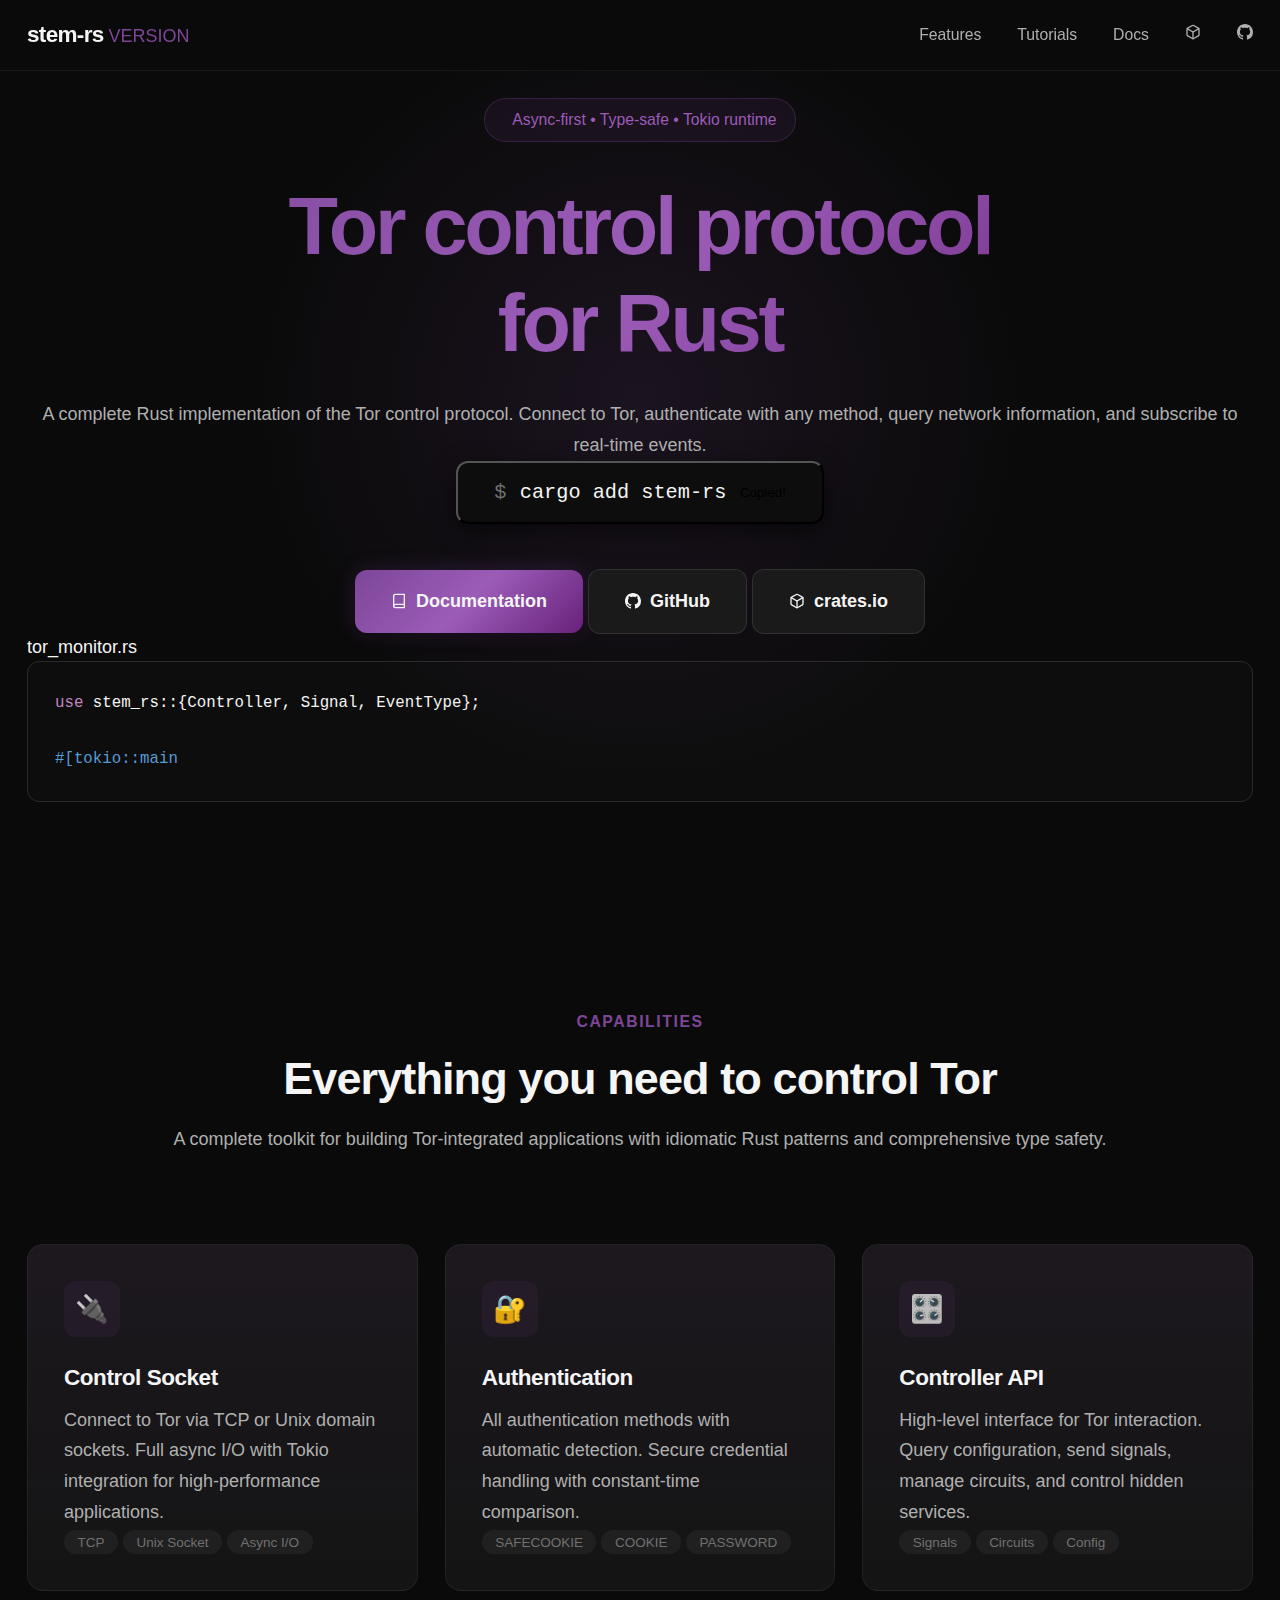
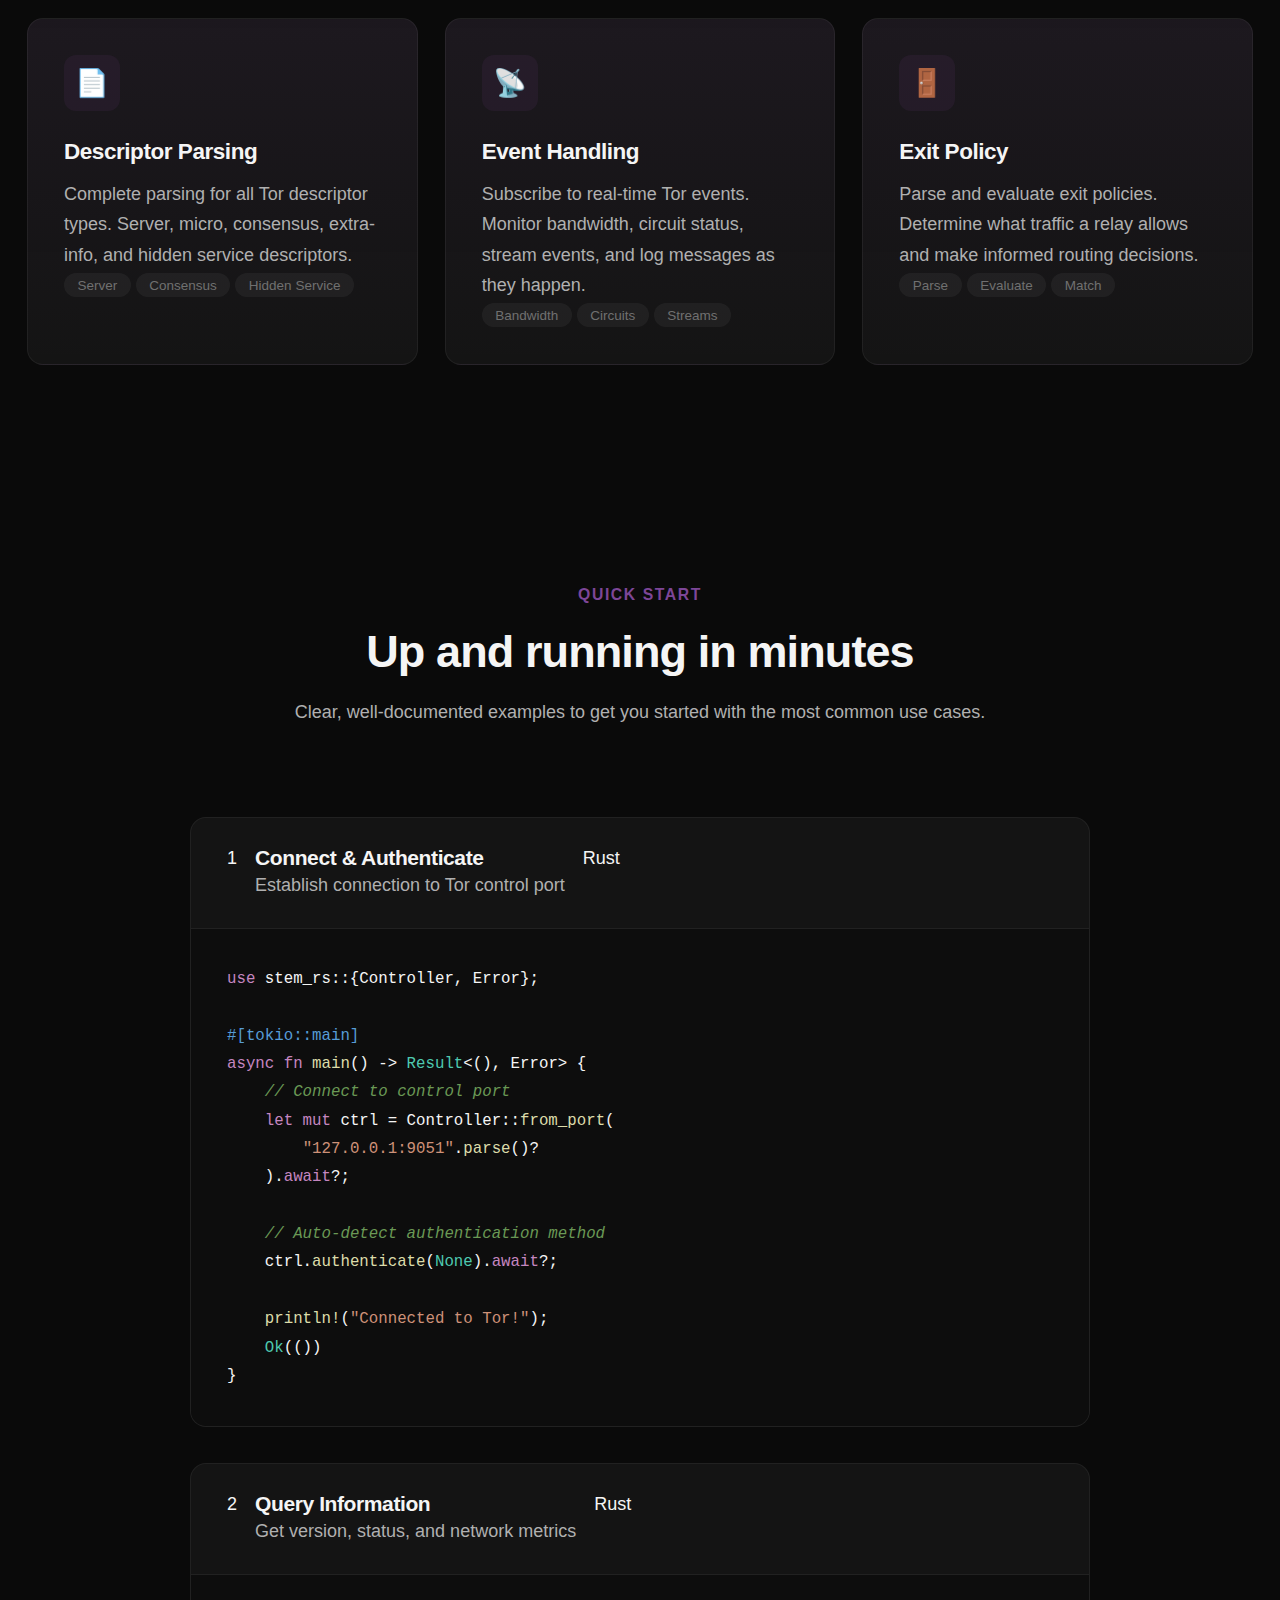
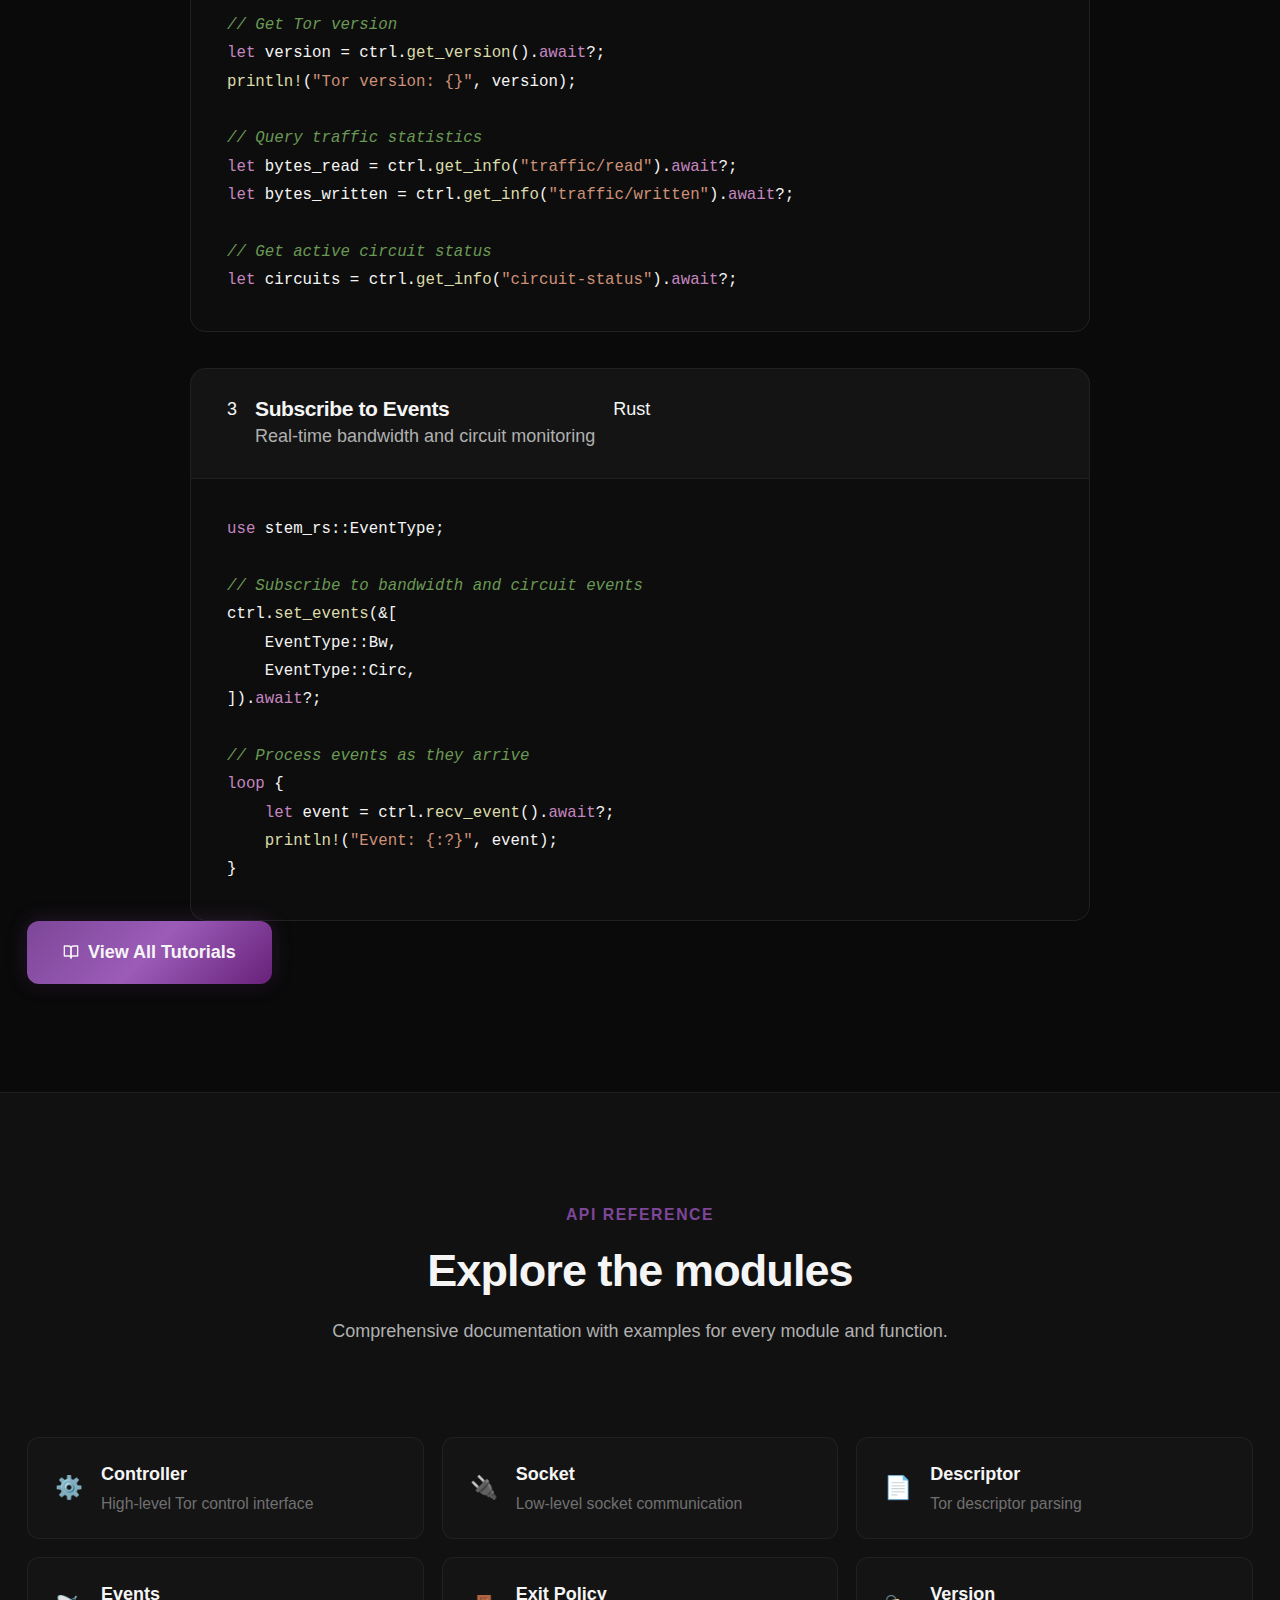
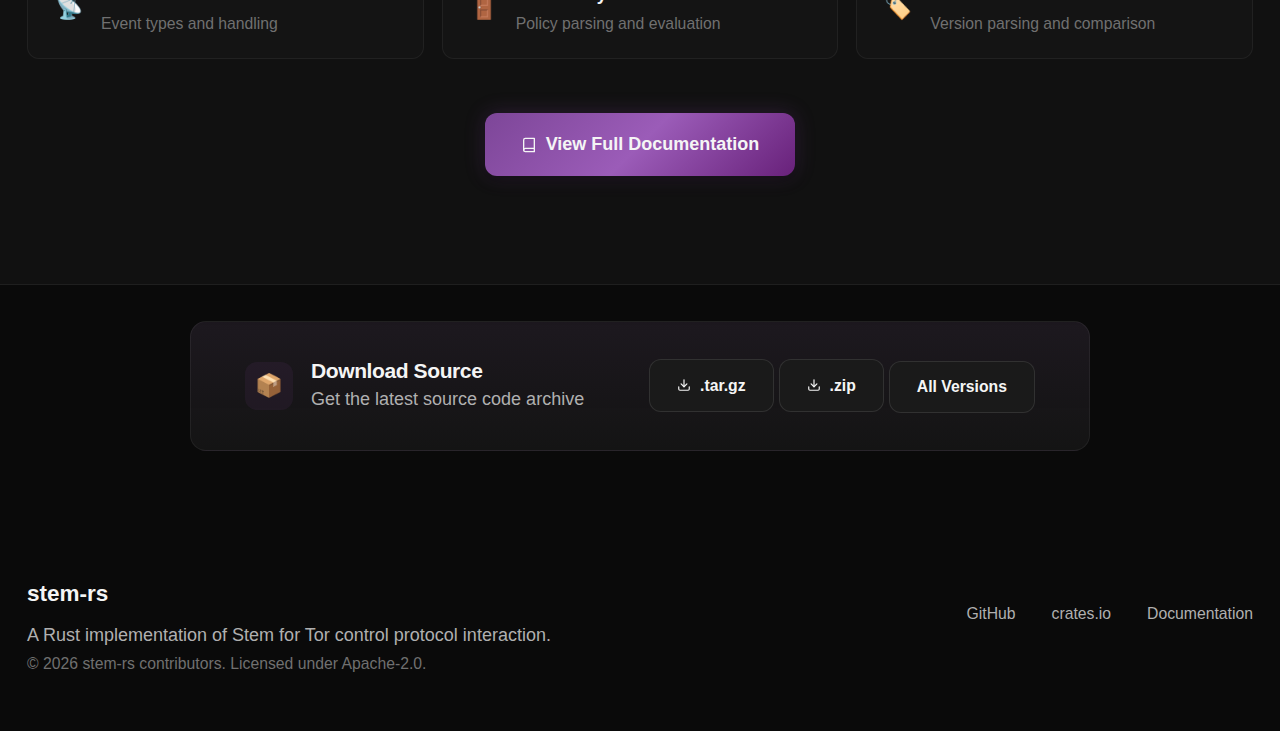
<file: docs-src/index.html>
<!doctype html>
<html lang="en">
    <head>
        <meta charset="utf-8" />
        <meta name="viewport" content="width=device-width, initial-scale=1.0" />
        <meta
            name="description"
            content="stem-rs is a Rust library for Tor control protocol. Connect, authenticate, query information, and handle events with type-safe async APIs."
        />
        <meta
            name="keywords"
            content="stem-rs, Tor, Rust, control protocol, privacy, anonymity, networking"
        />
        <meta property="og:title" content="stem-rs — Tor Control Protocol for Rust" />
        <meta
            property="og:description"
            content="Type-safe, async-first Rust library for Tor control protocol interaction."
        />
        <meta property="og:type" content="website" />
        <meta property="og:url" content="https://stem.tn3w.dev/" />
        <title>stem-rs — Tor Control Protocol for Rust</title>
        <link rel="stylesheet" href="styles/theme.css" />
        <link rel="stylesheet" href="styles/main.css" />
    </head>
    <body>
        <header>
            <nav class="container">
                <a href="/" class="nav-brand">
                    <span class="nav-logo">stem-rs</span>
                    <span class="nav-version">VERSION</span>
                </a>
                <div class="nav-links">
                    <a href="#features" class="nav-hide-mobile">Features</a>
                    <a href="/examples" class="nav-hide-mobile">Tutorials</a>
                    <a href="docs/">Docs</a>
                    <a
                        href="https://crates.io/crates/stem-rs"
                        target="_blank"
                        rel="noopener noreferrer"
                    >
                        <svg
                            width="16"
                            height="16"
                            viewBox="0 0 24 24"
                            fill="none"
                            stroke="currentColor"
                            stroke-width="2"
                            stroke-linecap="round"
                            stroke-linejoin="round"
                        >
                            <path
                                d="M21 16V8a2 2 0 0 0-1-1.73l-7-4a2 2 0 0 0-2 0l-7 4A2 2 0 0 0 3 8v8a2 2 0 0 0 1 1.73l7 4a2 2 0 0 0 2 0l7-4A2 2 0 0 0 21 16z"
                            />
                            <polyline points="3.27 6.96 12 12.01 20.73 6.96" />
                            <line x1="12" y1="22.08" x2="12" y2="12" />
                        </svg>
                    </a>
                    <a
                        href="https://github.com/tn3w/stem-rs"
                        target="_blank"
                        rel="noopener noreferrer"
                    >
                        <svg width="16" height="16" viewBox="0 0 24 24" fill="currentColor">
                            <path
                                d="M12 0C5.37 0 0 5.37 0 12c0 5.31 3.435 9.795 8.205 11.385.6.105.825-.255.825-.57 0-.285-.015-1.23-.015-2.235-3.015.555-3.795-.735-4.035-1.41-.135-.345-.72-1.41-1.23-1.695-.42-.225-1.02-.78-.015-.795.945-.015 1.62.87 1.845 1.23 1.08 1.815 2.805 1.305 3.495.99.105-.78.42-1.305.765-1.605-2.67-.3-5.46-1.335-5.46-5.925 0-1.305.465-2.385 1.23-3.225-.12-.3-.54-1.53.12-3.18 0 0 1.005-.315 3.3 1.23.96-.27 1.98-.405 3-.405s2.04.135 3 .405c2.295-1.56 3.3-1.23 3.3-1.23.66 1.65.24 2.88.12 3.18.765.84 1.23 1.905 1.23 3.225 0 4.605-2.805 5.625-5.475 5.925.435.375.81 1.095.81 2.22 0 1.605-.015 2.895-.015 3.3 0 .315.225.69.825.57A12.02 12.02 0 0 0 24 12c0-6.63-5.37-12-12-12z"
                            />
                        </svg>
                    </a>
                </div>
            </nav>
        </header>

        <main>
            <section id="hero">
                <div class="container">
                    <div class="hero-grid">
                        <div class="hero-content">
                            <div class="hero-badge">
                                <span class="hero-badge-dot"></span>
                                <span>Async-first • Type-safe • Tokio runtime</span>
                            </div>
                            <h1 class="hero-title">
                                Tor control protocol<br />
                                <span class="hero-title-accent">for Rust</span>
                            </h1>
                            <p class="hero-description">
                                A complete Rust implementation of the Tor control protocol. Connect
                                to Tor, authenticate with any method, query network information, and
                                subscribe to real-time events.
                            </p>
                            <button
                                class="hero-install"
                                data-copy="cargo add stem-rs"
                                title="Click to copy"
                            >
                                <span class="hero-install-prompt">$</span>
                                <code>cargo add stem-rs</code>
                                <span class="hero-install-feedback">Copied!</span>
                            </button>
                            <div class="hero-actions">
                                <a href="docs/" class="btn btn-primary">
                                    <svg
                                        width="16"
                                        height="16"
                                        viewBox="0 0 24 24"
                                        fill="none"
                                        stroke="currentColor"
                                        stroke-width="2"
                                        stroke-linecap="round"
                                        stroke-linejoin="round"
                                    >
                                        <path d="M4 19.5A2.5 2.5 0 0 1 6.5 17H20" />
                                        <path
                                            d="M6.5 2H20v20H6.5A2.5 2.5 0 0 1 4 19.5v-15A2.5 2.5 0 0 1 6.5 2z"
                                        />
                                    </svg>
                                    Documentation
                                </a>
                                <a
                                    href="https://github.com/tn3w/stem-rs"
                                    class="btn btn-secondary"
                                    target="_blank"
                                    rel="noopener noreferrer"
                                >
                                    <svg
                                        width="16"
                                        height="16"
                                        viewBox="0 0 24 24"
                                        fill="currentColor"
                                    >
                                        <path
                                            d="M12 0C5.37 0 0 5.37 0 12c0 5.31 3.435 9.795 8.205 11.385.6.105.825-.255.825-.57 0-.285-.015-1.23-.015-2.235-3.015.555-3.795-.735-4.035-1.41-.135-.345-.72-1.41-1.23-1.695-.42-.225-1.02-.78-.015-.795.945-.015 1.62.87 1.845 1.23 1.08 1.815 2.805 1.305 3.495.99.105-.78.42-1.305.765-1.605-2.67-.3-5.46-1.335-5.46-5.925 0-1.305.465-2.385 1.23-3.225-.12-.3-.54-1.53.12-3.18 0 0 1.005-.315 3.3 1.23.96-.27 1.98-.405 3-.405s2.04.135 3 .405c2.295-1.56 3.3-1.23 3.3-1.23.66 1.65.24 2.88.12 3.18.765.84 1.23 1.905 1.23 3.225 0 4.605-2.805 5.625-5.475 5.925.435.375.81 1.095.81 2.22 0 1.605-.015 2.895-.015 3.3 0 .315.225.69.825.57A12.02 12.02 0 0 0 24 12c0-6.63-5.37-12-12-12z"
                                        />
                                    </svg>
                                    GitHub
                                </a>
                                <a
                                    href="https://crates.io/crates/stem-rs"
                                    class="btn btn-secondary"
                                    target="_blank"
                                    rel="noopener noreferrer"
                                >
                                    <svg
                                        width="16"
                                        height="16"
                                        viewBox="0 0 24 24"
                                        fill="none"
                                        stroke="currentColor"
                                        stroke-width="2"
                                        stroke-linecap="round"
                                        stroke-linejoin="round"
                                    >
                                        <path
                                            d="M21 16V8a2 2 0 0 0-1-1.73l-7-4a2 2 0 0 0-2 0l-7 4A2 2 0 0 0 3 8v8a2 2 0 0 0 1 1.73l7 4a2 2 0 0 0 2 0l7-4A2 2 0 0 0 21 16z"
                                        />
                                        <polyline points="3.27 6.96 12 12.01 20.73 6.96" />
                                        <line x1="12" y1="22.08" x2="12" y2="12" />
                                    </svg>
                                    crates.io
                                </a>
                            </div>
                        </div>
                        <div class="hero-demo">
                            <div class="demo-window">
                                <div class="demo-header">
                                    <div class="demo-dots">
                                        <span></span><span></span><span></span>
                                    </div>
                                    <div class="demo-title">tor_monitor.rs</div>
                                </div>
                                <div class="demo-code">
                                    <pre id="typing-container"><code id="typing-code"></code><span id="typing-cursor" class="demo-cursor"></span></pre>
                                    <pre class="noscript-code" id="static-demo-code"><code><span class="code-keyword">use</span> stem_rs::{Controller, Signal, EventType};

<span class="code-macro">#[tokio::main]</span>
<span class="code-keyword">async fn</span> <span class="code-function">main</span>() -&gt; <span class="code-type">Result</span>&lt;(), stem_rs::Error&gt; {
    <span class="code-comment">// Connect to Tor control port</span>
    <span class="code-keyword">let mut</span> ctrl = Controller::<span class="code-function">from_port</span>(
        <span class="code-string">"127.0.0.1:9051"</span>.<span class="code-function">parse</span>()?
    ).<span class="code-keyword">await</span>?;

    <span class="code-comment">// Authenticate automatically</span>
    ctrl.<span class="code-function">authenticate</span>(<span class="code-type">None</span>).<span class="code-keyword">await</span>?;

    <span class="code-comment">// Get Tor version</span>
    <span class="code-keyword">let</span> version = ctrl.<span class="code-function">get_version</span>().<span class="code-keyword">await</span>?;
    <span class="code-function">println!</span>(<span class="code-string">"Tor {}"</span>, version);

    <span class="code-comment">// Subscribe to events</span>
    ctrl.<span class="code-function">set_events</span>(&amp;[
        EventType::Bw,
        EventType::Circ,
    ]).<span class="code-keyword">await</span>?;

    <span class="code-type">Ok</span>(())
}</code></pre>
                                </div>
                            </div>
                        </div>
                    </div>
                </div>
            </section>

            <section id="features">
                <div class="container">
                    <div class="section-header">
                        <div class="section-label">Capabilities</div>
                        <h2 class="section-title">Everything you need to control Tor</h2>
                        <p class="section-description">
                            A complete toolkit for building Tor-integrated applications with
                            idiomatic Rust patterns and comprehensive type safety.
                        </p>
                    </div>
                    <div class="features-grid">
                        <a href="docs/socket/" class="feature-card">
                            <div class="feature-icon">🔌</div>
                            <h3>Control Socket</h3>
                            <p>
                                Connect to Tor via TCP or Unix domain sockets. Full async I/O with
                                Tokio integration for high-performance applications.
                            </p>
                            <div class="feature-tags">
                                <span class="feature-tag">TCP</span>
                                <span class="feature-tag">Unix Socket</span>
                                <span class="feature-tag">Async I/O</span>
                            </div>
                        </a>
                        <a href="docs/auth/" class="feature-card">
                            <div class="feature-icon">🔐</div>
                            <h3>Authentication</h3>
                            <p>
                                All authentication methods with automatic detection. Secure
                                credential handling with constant-time comparison.
                            </p>
                            <div class="feature-tags">
                                <span class="feature-tag">SAFECOOKIE</span>
                                <span class="feature-tag">COOKIE</span>
                                <span class="feature-tag">PASSWORD</span>
                            </div>
                        </a>
                        <a href="docs/controller/" class="feature-card">
                            <div class="feature-icon">🎛️</div>
                            <h3>Controller API</h3>
                            <p>
                                High-level interface for Tor interaction. Query configuration, send
                                signals, manage circuits, and control hidden services.
                            </p>
                            <div class="feature-tags">
                                <span class="feature-tag">Signals</span>
                                <span class="feature-tag">Circuits</span>
                                <span class="feature-tag">Config</span>
                            </div>
                        </a>
                        <a href="docs/descriptor/" class="feature-card">
                            <div class="feature-icon">📄</div>
                            <h3>Descriptor Parsing</h3>
                            <p>
                                Complete parsing for all Tor descriptor types. Server, micro,
                                consensus, extra-info, and hidden service descriptors.
                            </p>
                            <div class="feature-tags">
                                <span class="feature-tag">Server</span>
                                <span class="feature-tag">Consensus</span>
                                <span class="feature-tag">Hidden Service</span>
                            </div>
                        </a>
                        <a href="docs/events/" class="feature-card">
                            <div class="feature-icon">📡</div>
                            <h3>Event Handling</h3>
                            <p>
                                Subscribe to real-time Tor events. Monitor bandwidth, circuit
                                status, stream events, and log messages as they happen.
                            </p>
                            <div class="feature-tags">
                                <span class="feature-tag">Bandwidth</span>
                                <span class="feature-tag">Circuits</span>
                                <span class="feature-tag">Streams</span>
                            </div>
                        </a>
                        <a href="docs/exit_policy/" class="feature-card">
                            <div class="feature-icon">🚪</div>
                            <h3>Exit Policy</h3>
                            <p>
                                Parse and evaluate exit policies. Determine what traffic a relay
                                allows and make informed routing decisions.
                            </p>
                            <div class="feature-tags">
                                <span class="feature-tag">Parse</span>
                                <span class="feature-tag">Evaluate</span>
                                <span class="feature-tag">Match</span>
                            </div>
                        </a>
                    </div>
                </div>
            </section>

            <section id="examples">
                <div class="container">
                    <div class="section-header">
                        <div class="section-label">Quick Start</div>
                        <h2 class="section-title">Up and running in minutes</h2>
                        <p class="section-description">
                            Clear, well-documented examples to get you started with the most common
                            use cases.
                        </p>
                    </div>
                    <div class="examples-grid">
                        <div class="example-card">
                            <div class="example-header">
                                <div class="example-step">1</div>
                                <div class="example-meta">
                                    <h3>Connect & Authenticate</h3>
                                    <p>Establish connection to Tor control port</p>
                                </div>
                                <span class="example-lang">Rust</span>
                            </div>
                            <pre><code><span class="code-keyword">use</span> stem_rs::{Controller, Error};

<span class="code-macro">#[tokio::main]</span>
<span class="code-keyword">async fn</span> <span class="code-function">main</span>() -> <span class="code-type">Result</span>&lt;(), Error&gt; {
    <span class="code-comment">// Connect to control port</span>
    <span class="code-keyword">let mut</span> ctrl = Controller::<span class="code-function">from_port</span>(
        <span class="code-string">"127.0.0.1:9051"</span>.<span class="code-function">parse</span>()?
    ).<span class="code-keyword">await</span>?;
    
    <span class="code-comment">// Auto-detect authentication method</span>
    ctrl.<span class="code-function">authenticate</span>(<span class="code-type">None</span>).<span class="code-keyword">await</span>?;
    
    <span class="code-function">println!</span>(<span class="code-string">"Connected to Tor!"</span>);
    <span class="code-type">Ok</span>(())
}</code></pre>
                        </div>
                        <div class="example-card">
                            <div class="example-header">
                                <div class="example-step">2</div>
                                <div class="example-meta">
                                    <h3>Query Information</h3>
                                    <p>Get version, status, and network metrics</p>
                                </div>
                                <span class="example-lang">Rust</span>
                            </div>
                            <pre><code><span class="code-comment">// Get Tor version</span>
<span class="code-keyword">let</span> version = ctrl.<span class="code-function">get_version</span>().<span class="code-keyword">await</span>?;
<span class="code-function">println!</span>(<span class="code-string">"Tor version: {}"</span>, version);

<span class="code-comment">// Query traffic statistics</span>
<span class="code-keyword">let</span> bytes_read = ctrl.<span class="code-function">get_info</span>(<span class="code-string">"traffic/read"</span>).<span class="code-keyword">await</span>?;
<span class="code-keyword">let</span> bytes_written = ctrl.<span class="code-function">get_info</span>(<span class="code-string">"traffic/written"</span>).<span class="code-keyword">await</span>?;

<span class="code-comment">// Get active circuit status</span>
<span class="code-keyword">let</span> circuits = ctrl.<span class="code-function">get_info</span>(<span class="code-string">"circuit-status"</span>).<span class="code-keyword">await</span>?;</code></pre>
                        </div>
                        <div class="example-card">
                            <div class="example-header">
                                <div class="example-step">3</div>
                                <div class="example-meta">
                                    <h3>Subscribe to Events</h3>
                                    <p>Real-time bandwidth and circuit monitoring</p>
                                </div>
                                <span class="example-lang">Rust</span>
                            </div>
                            <pre><code><span class="code-keyword">use</span> stem_rs::EventType;

<span class="code-comment">// Subscribe to bandwidth and circuit events</span>
ctrl.<span class="code-function">set_events</span>(&amp;[
    EventType::Bw,
    EventType::Circ,
]).<span class="code-keyword">await</span>?;

<span class="code-comment">// Process events as they arrive</span>
<span class="code-keyword">loop</span> {
    <span class="code-keyword">let</span> event = ctrl.<span class="code-function">recv_event</span>().<span class="code-keyword">await</span>?;
    <span class="code-function">println!</span>(<span class="code-string">"Event: {:?}"</span>, event);
}</code></pre>
                        </div>
                    </div>
                    <div class="examples-cta">
                        <a href="/tutorials" class="btn btn-primary">
                            <svg
                                width="16"
                                height="16"
                                viewBox="0 0 24 24"
                                fill="none"
                                stroke="currentColor"
                                stroke-width="2"
                                stroke-linecap="round"
                                stroke-linejoin="round"
                            >
                                <path d="M2 3h6a4 4 0 0 1 4 4v14a3 3 0 0 0-3-3H2z" />
                                <path d="M22 3h-6a4 4 0 0 0-4 4v14a3 3 0 0 1 3-3h7z" />
                            </svg>
                            View All Tutorials
                        </a>
                    </div>
                </div>
            </section>

            <section id="docs">
                <div class="container">
                    <div class="section-header">
                        <div class="section-label">API Reference</div>
                        <h2 class="section-title">Explore the modules</h2>
                        <p class="section-description">
                            Comprehensive documentation with examples for every module and function.
                        </p>
                    </div>
                    <div class="docs-grid">
                        <a href="docs/controller/" class="docs-link">
                            <span class="docs-link-icon">⚙️</span>
                            <div class="docs-link-content">
                                <div class="docs-link-title">Controller</div>
                                <div class="docs-link-desc">High-level Tor control interface</div>
                            </div>
                            <span class="docs-link-arrow">→</span>
                        </a>
                        <a href="docs/socket/" class="docs-link">
                            <span class="docs-link-icon">🔌</span>
                            <div class="docs-link-content">
                                <div class="docs-link-title">Socket</div>
                                <div class="docs-link-desc">Low-level socket communication</div>
                            </div>
                            <span class="docs-link-arrow">→</span>
                        </a>
                        <a href="docs/descriptor/" class="docs-link">
                            <span class="docs-link-icon">📄</span>
                            <div class="docs-link-content">
                                <div class="docs-link-title">Descriptor</div>
                                <div class="docs-link-desc">Tor descriptor parsing</div>
                            </div>
                            <span class="docs-link-arrow">→</span>
                        </a>
                        <a href="docs/events/" class="docs-link">
                            <span class="docs-link-icon">📡</span>
                            <div class="docs-link-content">
                                <div class="docs-link-title">Events</div>
                                <div class="docs-link-desc">Event types and handling</div>
                            </div>
                            <span class="docs-link-arrow">→</span>
                        </a>
                        <a href="docs/exit_policy/" class="docs-link">
                            <span class="docs-link-icon">🚪</span>
                            <div class="docs-link-content">
                                <div class="docs-link-title">Exit Policy</div>
                                <div class="docs-link-desc">Policy parsing and evaluation</div>
                            </div>
                            <span class="docs-link-arrow">→</span>
                        </a>
                        <a href="docs/version/" class="docs-link">
                            <span class="docs-link-icon">🏷️</span>
                            <div class="docs-link-content">
                                <div class="docs-link-title">Version</div>
                                <div class="docs-link-desc">Version parsing and comparison</div>
                            </div>
                            <span class="docs-link-arrow">→</span>
                        </a>
                    </div>
                    <div class="docs-cta">
                        <a href="docs/" class="btn btn-primary">
                            <svg
                                width="16"
                                height="16"
                                viewBox="0 0 24 24"
                                fill="none"
                                stroke="currentColor"
                                stroke-width="2"
                                stroke-linecap="round"
                                stroke-linejoin="round"
                            >
                                <path d="M4 19.5A2.5 2.5 0 0 1 6.5 17H20" />
                                <path
                                    d="M6.5 2H20v20H6.5A2.5 2.5 0 0 1 4 19.5v-15A2.5 2.5 0 0 1 6.5 2z"
                                />
                            </svg>
                            View Full Documentation
                        </a>
                    </div>
                </div>
            </section>

            <section id="download">
                <div class="container">
                    <div class="download-card">
                        <div class="download-header">
                            <div class="download-icon">📦</div>
                            <div class="download-meta">
                                <h3>Download Source</h3>
                                <p>Get the latest source code archive</p>
                            </div>
                        </div>
                        <div class="download-actions">
                            <a
                                href="dist/stem-rs-latest.tar.gz"
                                class="btn btn-secondary download-btn"
                            >
                                <svg
                                    width="14"
                                    height="14"
                                    viewBox="0 0 24 24"
                                    fill="none"
                                    stroke="currentColor"
                                    stroke-width="2"
                                    stroke-linecap="round"
                                    stroke-linejoin="round"
                                >
                                    <path d="M21 15v4a2 2 0 0 1-2 2H5a2 2 0 0 1-2-2v-4" />
                                    <polyline points="7 10 12 15 17 10" />
                                    <line x1="12" y1="15" x2="12" y2="3" />
                                </svg>
                                .tar.gz
                            </a>
                            <a
                                href="dist/stem-rs-latest.zip"
                                class="btn btn-secondary download-btn"
                            >
                                <svg
                                    width="14"
                                    height="14"
                                    viewBox="0 0 24 24"
                                    fill="none"
                                    stroke="currentColor"
                                    stroke-width="2"
                                    stroke-linecap="round"
                                    stroke-linejoin="round"
                                >
                                    <path d="M21 15v4a2 2 0 0 1-2 2H5a2 2 0 0 1-2-2v-4" />
                                    <polyline points="7 10 12 15 17 10" />
                                    <line x1="12" y1="15" x2="12" y2="3" />
                                </svg>
                                .zip
                            </a>
                            <a href="dist/" class="btn btn-secondary download-btn">All Versions</a>
                        </div>
                    </div>
                </div>
            </section>
        </main>

        <footer>
            <div class="container">
                <div class="footer-content">
                    <div class="footer-brand">
                        <div class="footer-logo">stem-rs</div>
                        <p class="footer-tagline">
                            A Rust implementation of Stem for Tor control protocol interaction.
                        </p>
                    </div>
                    <div class="footer-links">
                        <a
                            href="https://github.com/tn3w/stem-rs"
                            target="_blank"
                            rel="noopener noreferrer"
                            >GitHub</a
                        >
                        <a
                            href="https://crates.io/crates/stem-rs"
                            target="_blank"
                            rel="noopener noreferrer"
                            >crates.io</a
                        >
                        <a href="docs/">Documentation</a>
                    </div>
                </div>
                <div class="footer-bottom">
                    <p class="footer-copyright">
                        © 2026 stem-rs contributors. Licensed under Apache-2.0.
                    </p>
                </div>
            </div>
        </footer>

        <script>
            // Hide static fallback, show typing animation
            const staticCode = document.getElementById('static-demo-code');
            const typingContainer = document.getElementById('typing-container');
            if (staticCode) staticCode.style.display = 'none';
            if (typingContainer) typingContainer.style.display = 'block';

            document.querySelector('.hero-install')?.addEventListener('click', async function () {
                const text = this.dataset.copy;
                try {
                    await navigator.clipboard.writeText(text);
                    this.classList.add('copied');
                    setTimeout(() => this.classList.remove('copied'), 1500);
                } catch (err) {
                    console.error('Failed to copy:', err);
                }
            });

            const codeElement = document.getElementById('typing-code');
            const container = document.getElementById('typing-container');

            const codeSequences = [
                [
                    { t: 'use', c: 'code-keyword' },
                    { t: ' stem_rs::{Controller, Signal, EventType};\n\n' },
                    { t: '#[tokio::main]', c: 'code-macro' },
                    { t: '\n' },
                    { t: 'async fn', c: 'code-keyword' },
                    { t: ' ' },
                    { t: 'main', c: 'code-function' },
                    { t: '() -> ' },
                    { t: 'Result', c: 'code-type' },
                    { t: '<(), stem_rs::Error> {\n', p: 150 },
                    { t: '    // Connect to Tor control port', c: 'code-comment' },
                    { t: '\n    ' },
                    { t: 'let mut', c: 'code-keyword' },
                    { t: ' ctrl = Controller::' },
                    { t: 'from_port', c: 'code-function' },
                    { t: '(\n        ' },
                    { t: '"127.0.0.1:9051"', c: 'code-string' },
                    { t: '.' },
                    { t: 'parse', c: 'code-function' },
                    { t: '()?\n    ).' },
                    { t: 'await', c: 'code-keyword' },
                    { t: '?;\n\n' },
                    { t: '    // Authenticate automatically', c: 'code-comment' },
                    { t: '\n    ctrl.' },
                    { t: 'authenticate', c: 'code-function' },
                    { t: '(' },
                    { t: 'None', c: 'code-type' },
                    { t: ').' },
                    { t: 'await', c: 'code-keyword' },
                    { t: '?;\n', p: 180 },
                ],
                [
                    { t: '\n    // Get Tor version', c: 'code-comment' },
                    { t: '\n    ' },
                    { t: 'let', c: 'code-keyword' },
                    { t: ' version = ctrl.' },
                    { t: 'get_version', c: 'code-function' },
                    { t: '().' },
                    { t: 'await', c: 'code-keyword' },
                    { t: '?;\n    ' },
                    { t: 'println!', c: 'code-function' },
                    { t: '(' },
                    { t: '"Tor {}"', c: 'code-string' },
                    { t: ', version);\n', p: 180 },
                ],
                [
                    { t: '\n    // List active circuits', c: 'code-comment' },
                    { t: '\n    ' },
                    { t: 'let', c: 'code-keyword' },
                    { t: ' circuits = ctrl.' },
                    { t: 'get_circuits', c: 'code-function' },
                    { t: '().' },
                    { t: 'await', c: 'code-keyword' },
                    { t: '?;\n    ' },
                    { t: 'for', c: 'code-keyword' },
                    { t: ' circ ' },
                    { t: 'in', c: 'code-keyword' },
                    { t: ' &circuits {\n        ' },
                    { t: 'println!', c: 'code-function' },
                    { t: '(' },
                    { t: '"Circuit {}: {:?}"', c: 'code-string' },
                    { t: ', circ.id, circ.status);\n    }\n', p: 180 },
                ],
                [
                    { t: '\n    // Subscribe to events', c: 'code-comment' },
                    { t: '\n    ctrl.' },
                    { t: 'set_events', c: 'code-function' },
                    { t: '(&[\n        EventType::Bw,' },
                    { t: '     // bandwidth', c: 'code-comment' },
                    { t: '\n        EventType::Circ,' },
                    { t: '   // circuits', c: 'code-comment' },
                    { t: '\n        EventType::Stream,' },
                    { t: ' // streams', c: 'code-comment' },
                    { t: '\n    ]).' },
                    { t: 'await', c: 'code-keyword' },
                    { t: '?;\n', p: 180 },
                ],
                [
                    { t: '\n    // Process incoming events', c: 'code-comment' },
                    { t: '\n    ' },
                    { t: 'while let', c: 'code-keyword' },
                    { t: ' ' },
                    { t: 'Ok', c: 'code-type' },
                    { t: '(ev) = ctrl.' },
                    { t: 'recv_event', c: 'code-function' },
                    { t: '().' },
                    { t: 'await', c: 'code-keyword' },
                    { t: ' {\n        ' },
                    { t: 'handle_event', c: 'code-function' },
                    { t: '(ev);\n    }\n', p: 180 },
                ],
                [
                    { t: '\n    // Request new identity', c: 'code-comment' },
                    { t: '\n    ctrl.' },
                    { t: 'signal', c: 'code-function' },
                    { t: '(Signal::Newnym).' },
                    { t: 'await', c: 'code-keyword' },
                    { t: '?;\n\n    ' },
                    { t: 'Ok', c: 'code-type' },
                    { t: '(())\n}' },
                ],
            ];

            const CHAR_DELAY = 12;
            let currentNode = null;
            let currentClass = null;

            function sleep(ms) {
                return new Promise((r) => setTimeout(r, ms));
            }

            function scrollToBottom() {
                if (container) container.scrollTop = container.scrollHeight;
            }

            function appendChar(char, cls) {
                if (cls) {
                    // Styled text - need a span
                    if (
                        currentClass === cls &&
                        currentNode &&
                        currentNode.nodeType === Node.ELEMENT_NODE
                    ) {
                        currentNode.textContent += char;
                    } else {
                        const span = document.createElement('span');
                        span.className = cls;
                        span.textContent = char;
                        codeElement.appendChild(span);
                        currentNode = span;
                        currentClass = cls;
                    }
                } else {
                    // Plain text - need a text node
                    if (
                        currentClass === null &&
                        currentNode &&
                        currentNode.nodeType === Node.TEXT_NODE
                    ) {
                        currentNode.textContent += char;
                    } else {
                        const textNode = document.createTextNode(char);
                        codeElement.appendChild(textNode);
                        currentNode = textNode;
                        currentClass = null;
                    }
                }
            }

            async function typeChunk(text, cls) {
                for (const char of text) {
                    appendChar(char, cls || null);
                    scrollToBottom();
                    await sleep(CHAR_DELAY);
                }
            }

            async function typeSequence(seq) {
                for (const item of seq) {
                    await typeChunk(item.t, item.c);
                    if (item.p) await sleep(item.p);
                }
            }

            async function runAnimation() {
                if (!codeElement) return;

                while (true) {
                    codeElement.innerHTML = '';
                    currentNode = null;
                    currentClass = null;

                    for (const seq of codeSequences) {
                        await typeSequence(seq);
                    }

                    await sleep(3000);
                    codeElement.style.opacity = '0';
                    await sleep(400);
                    codeElement.style.opacity = '1';
                }
            }

            if (codeElement) runAnimation();
        </script>
    </body>
</html>
</file>
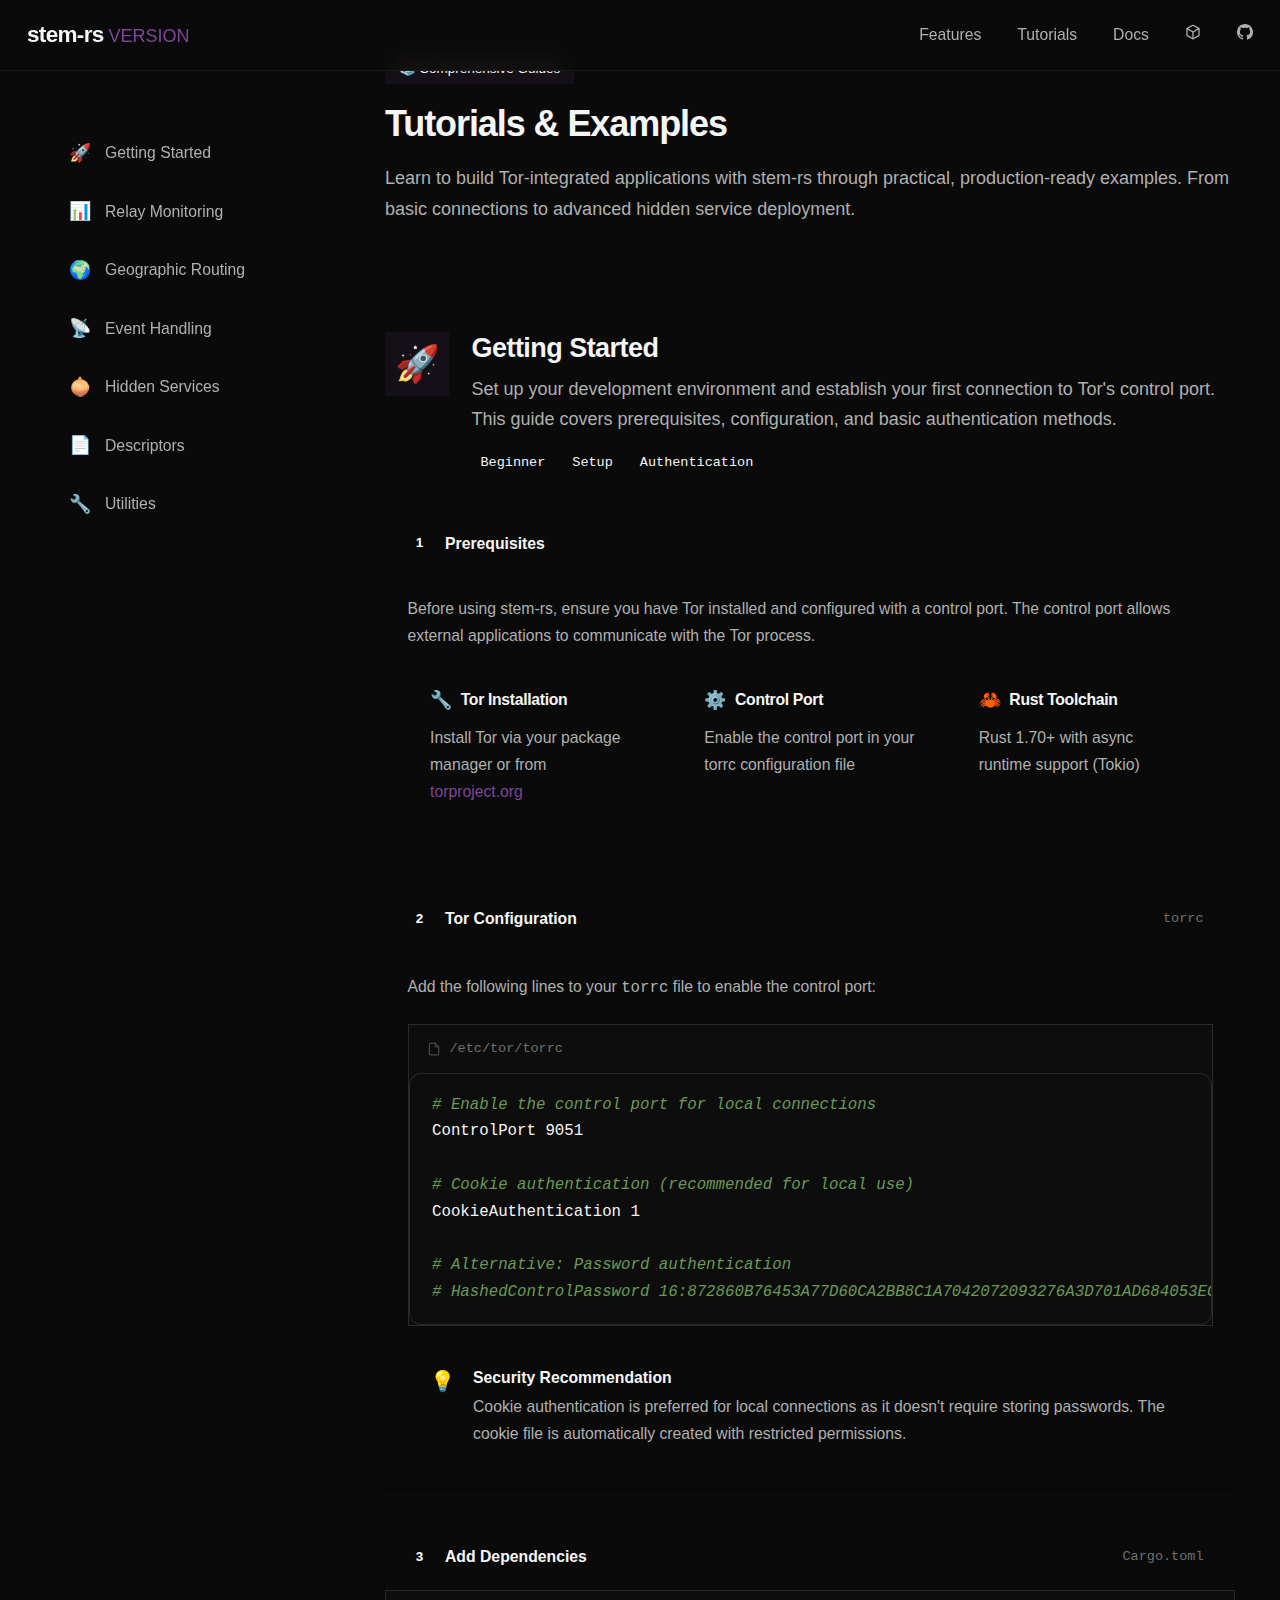
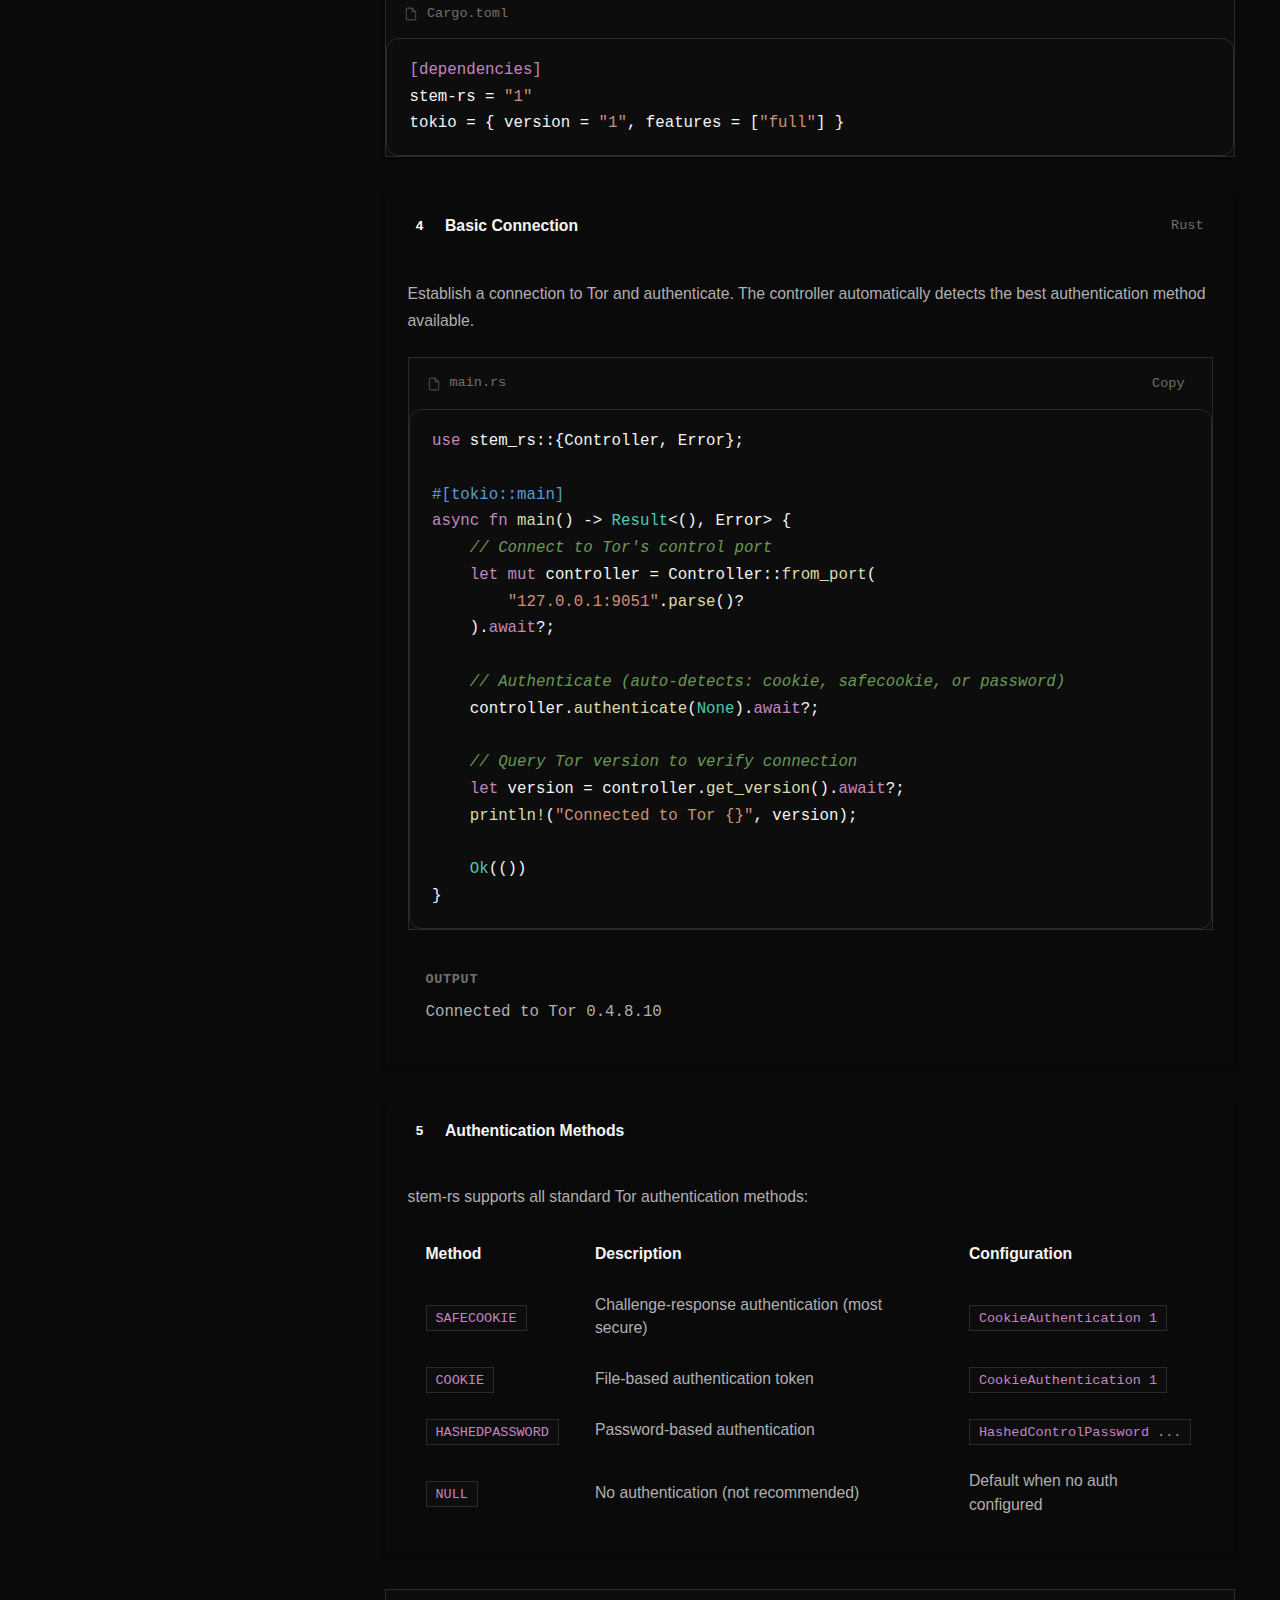
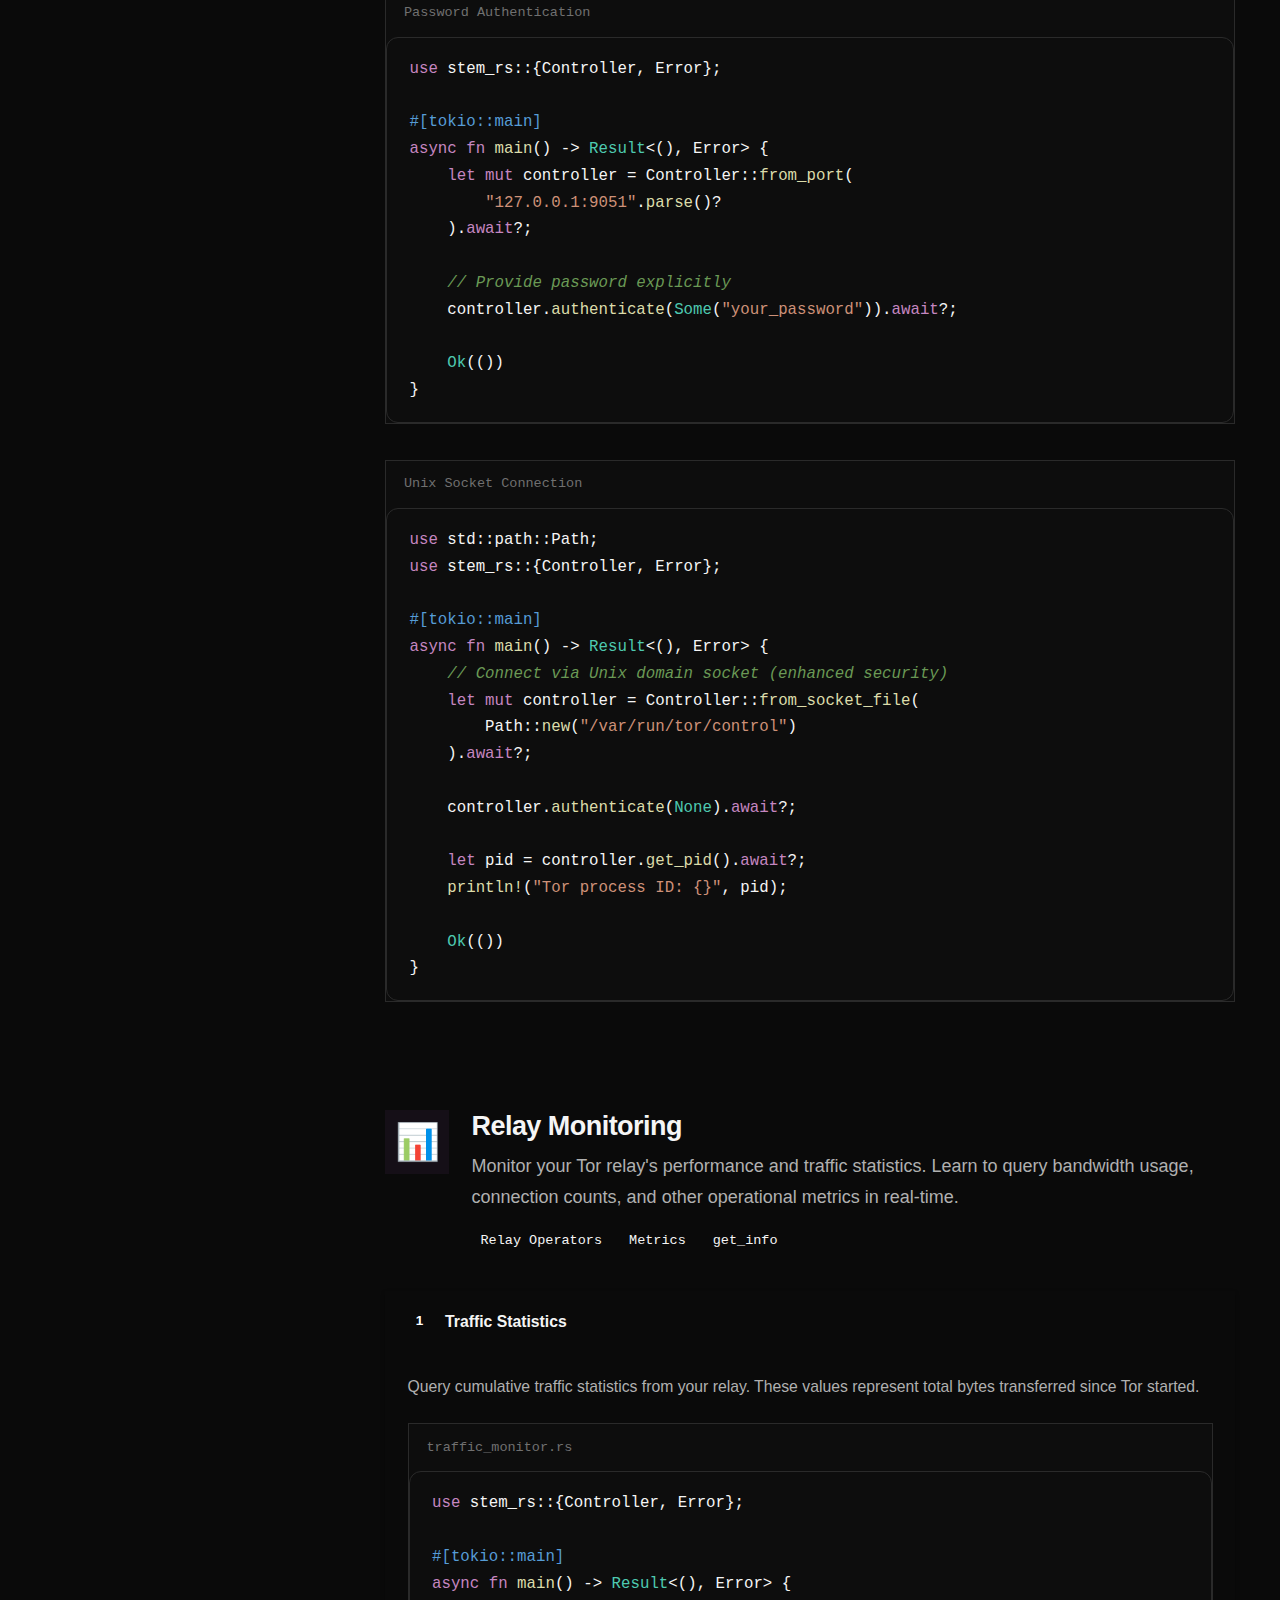
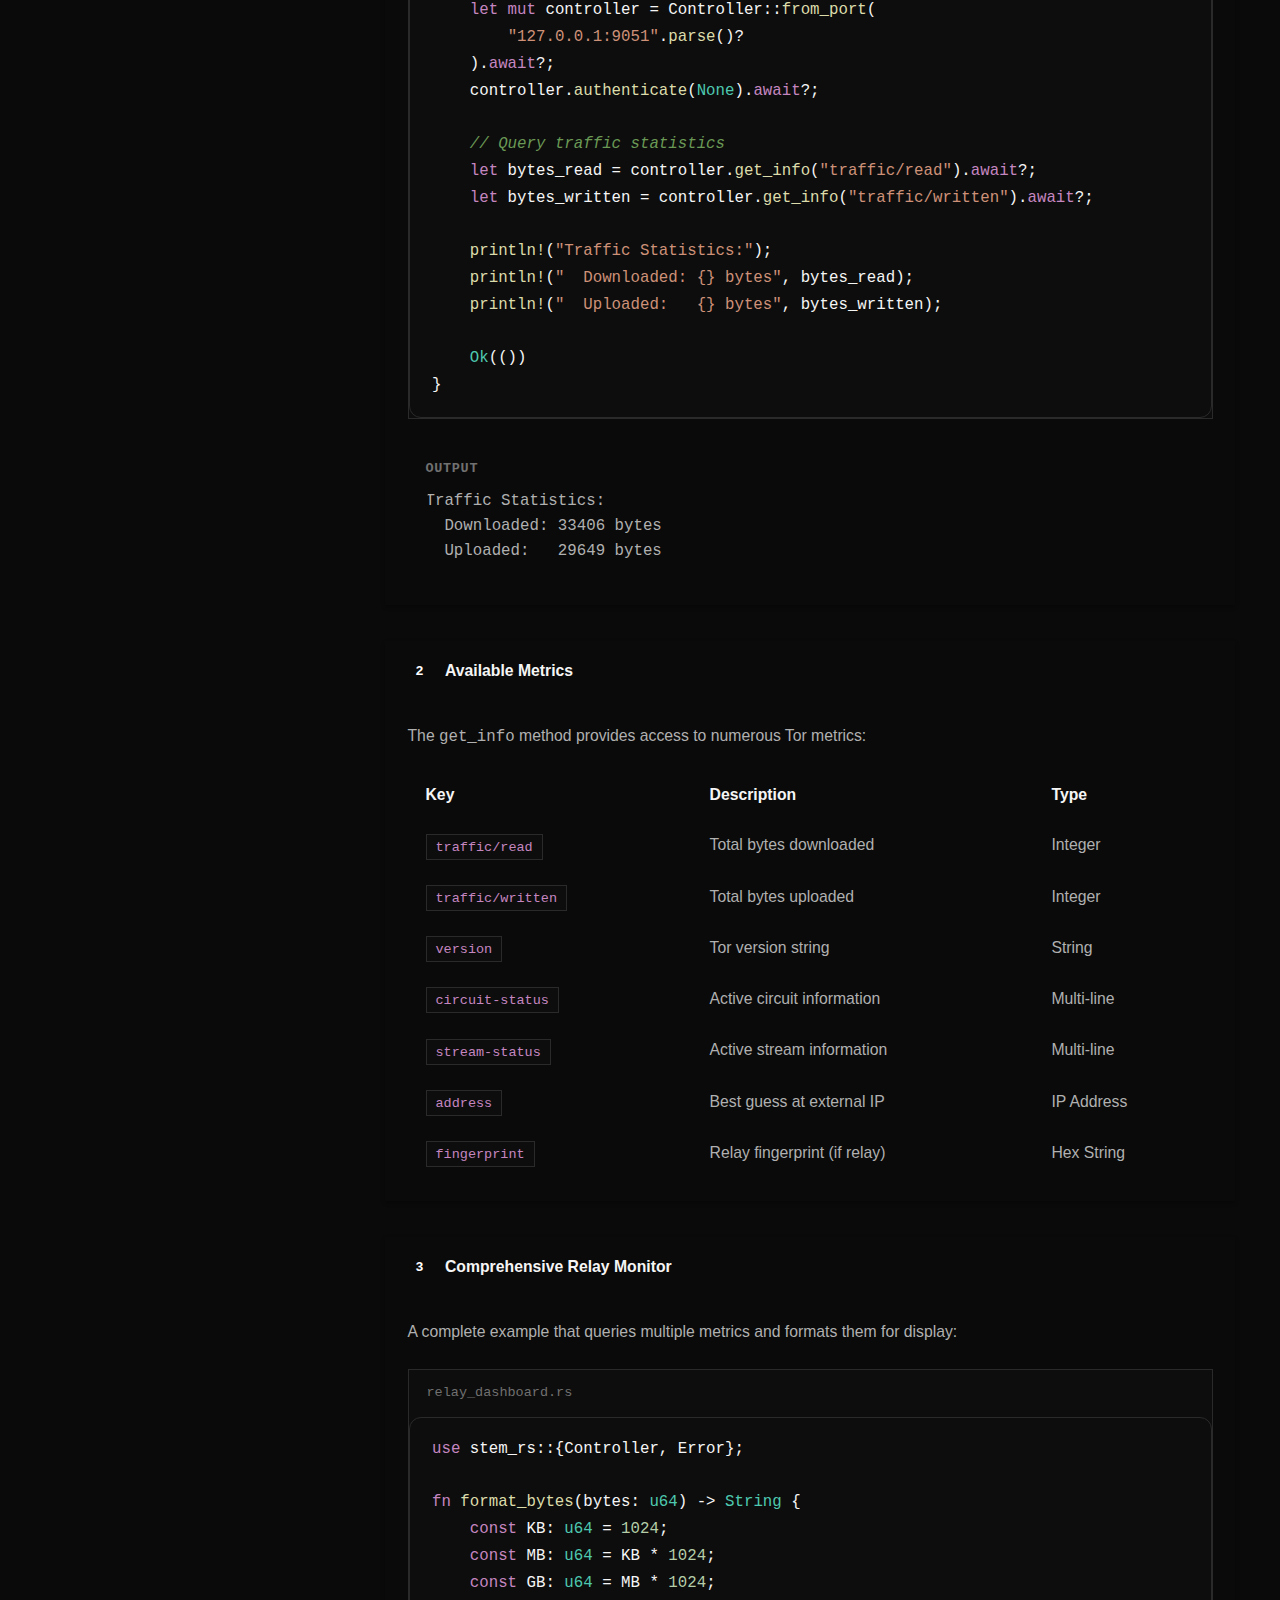
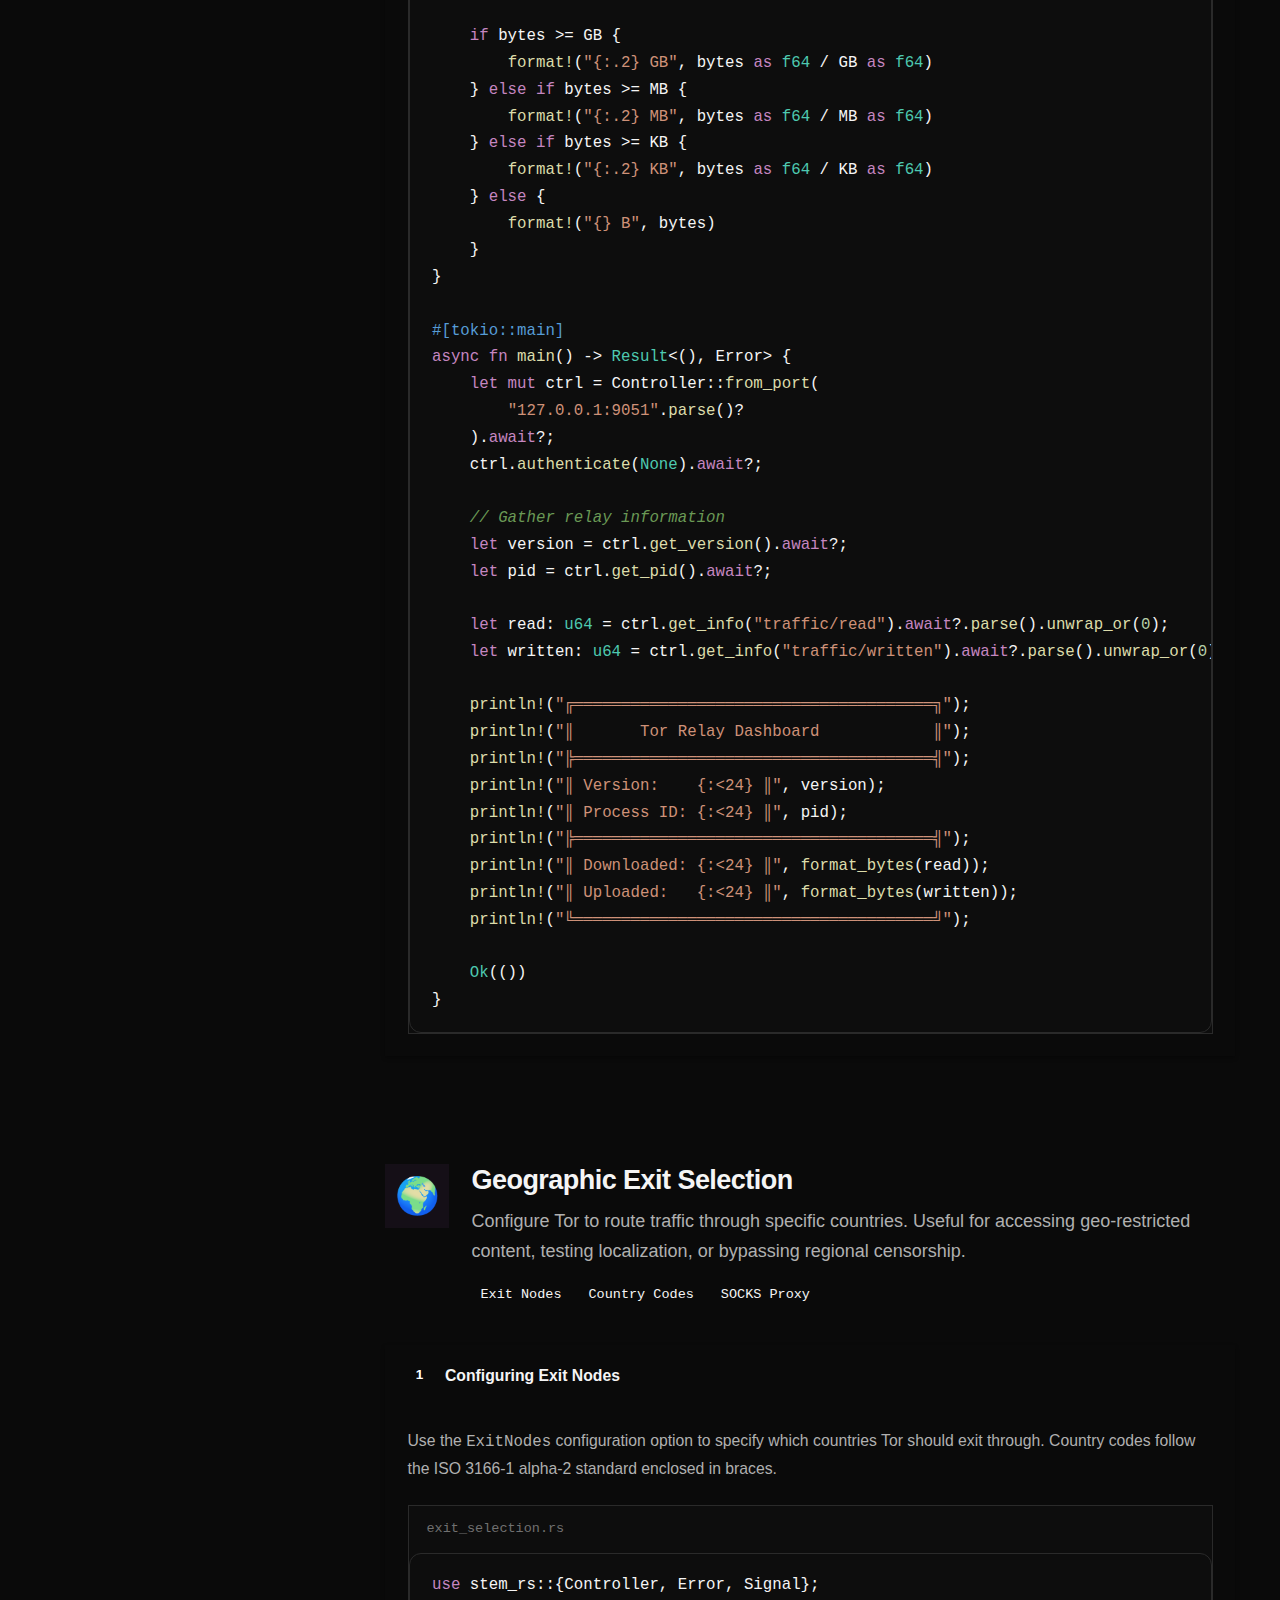
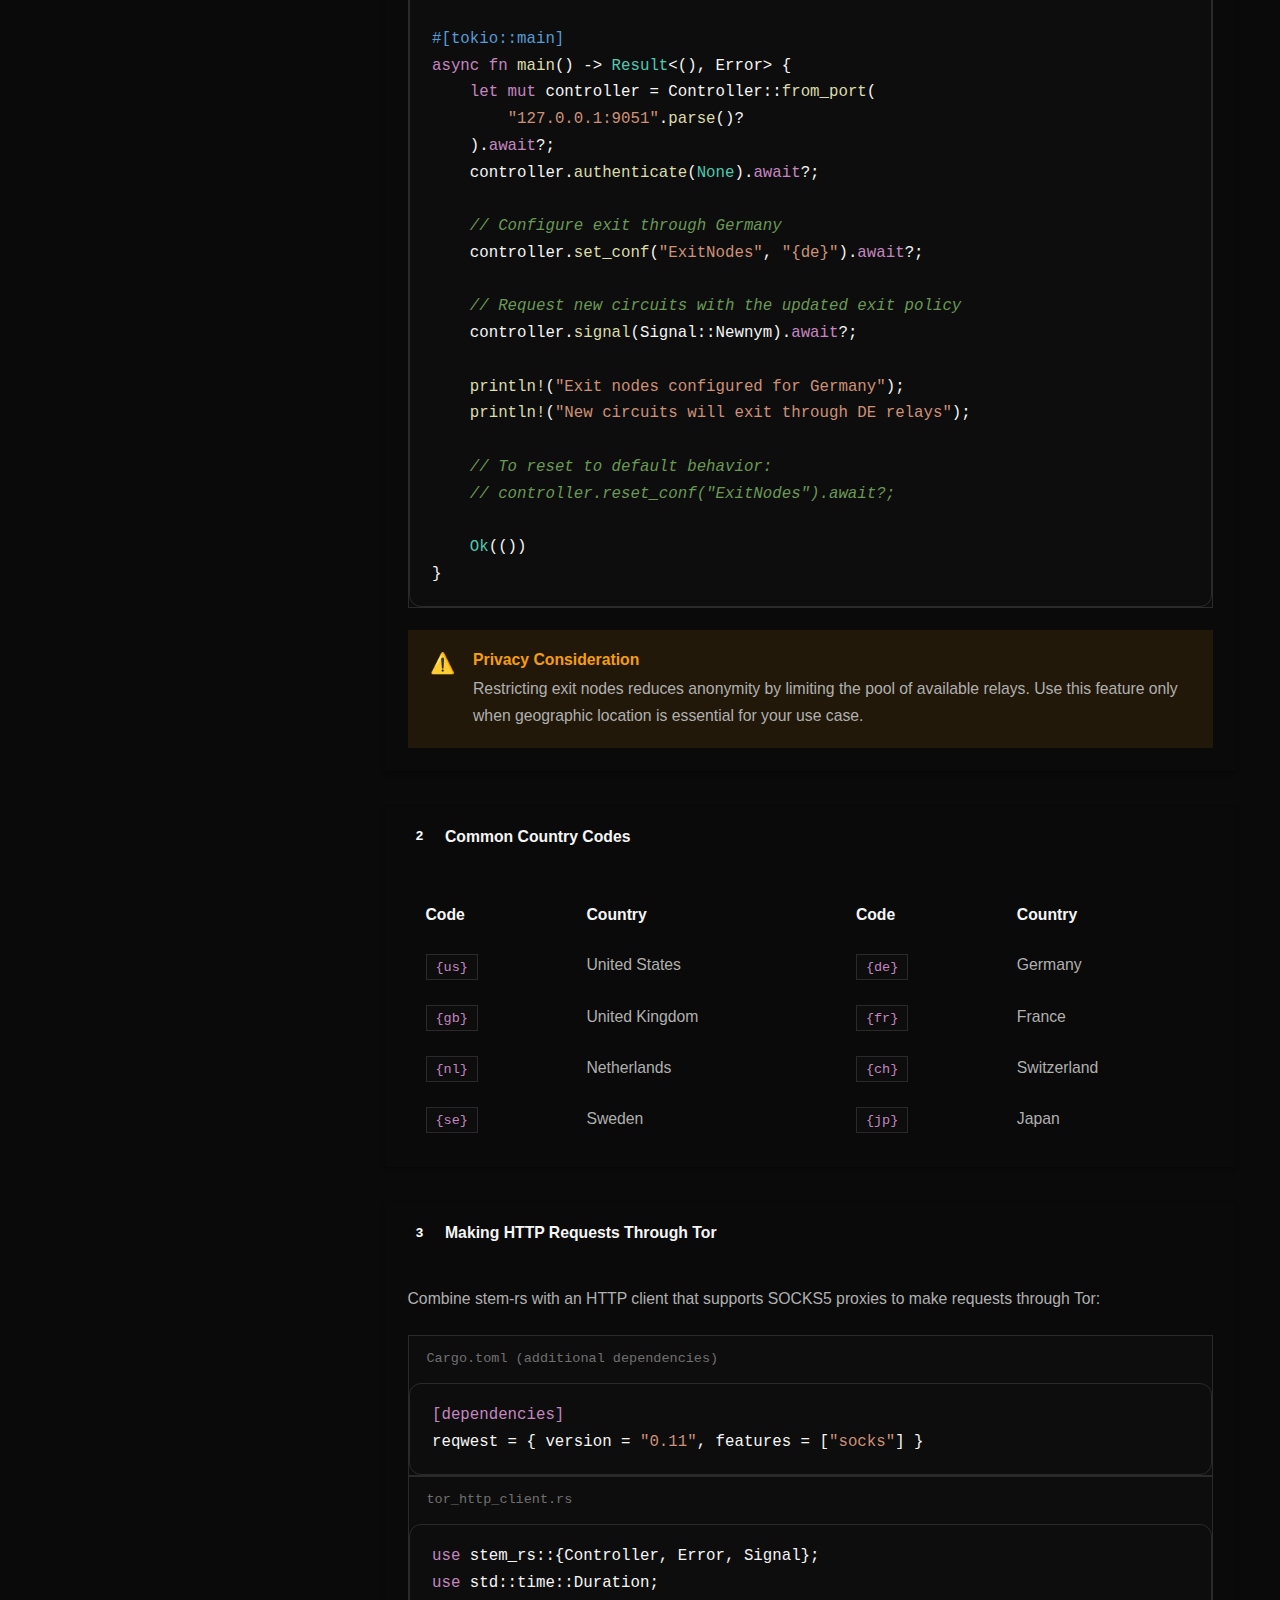
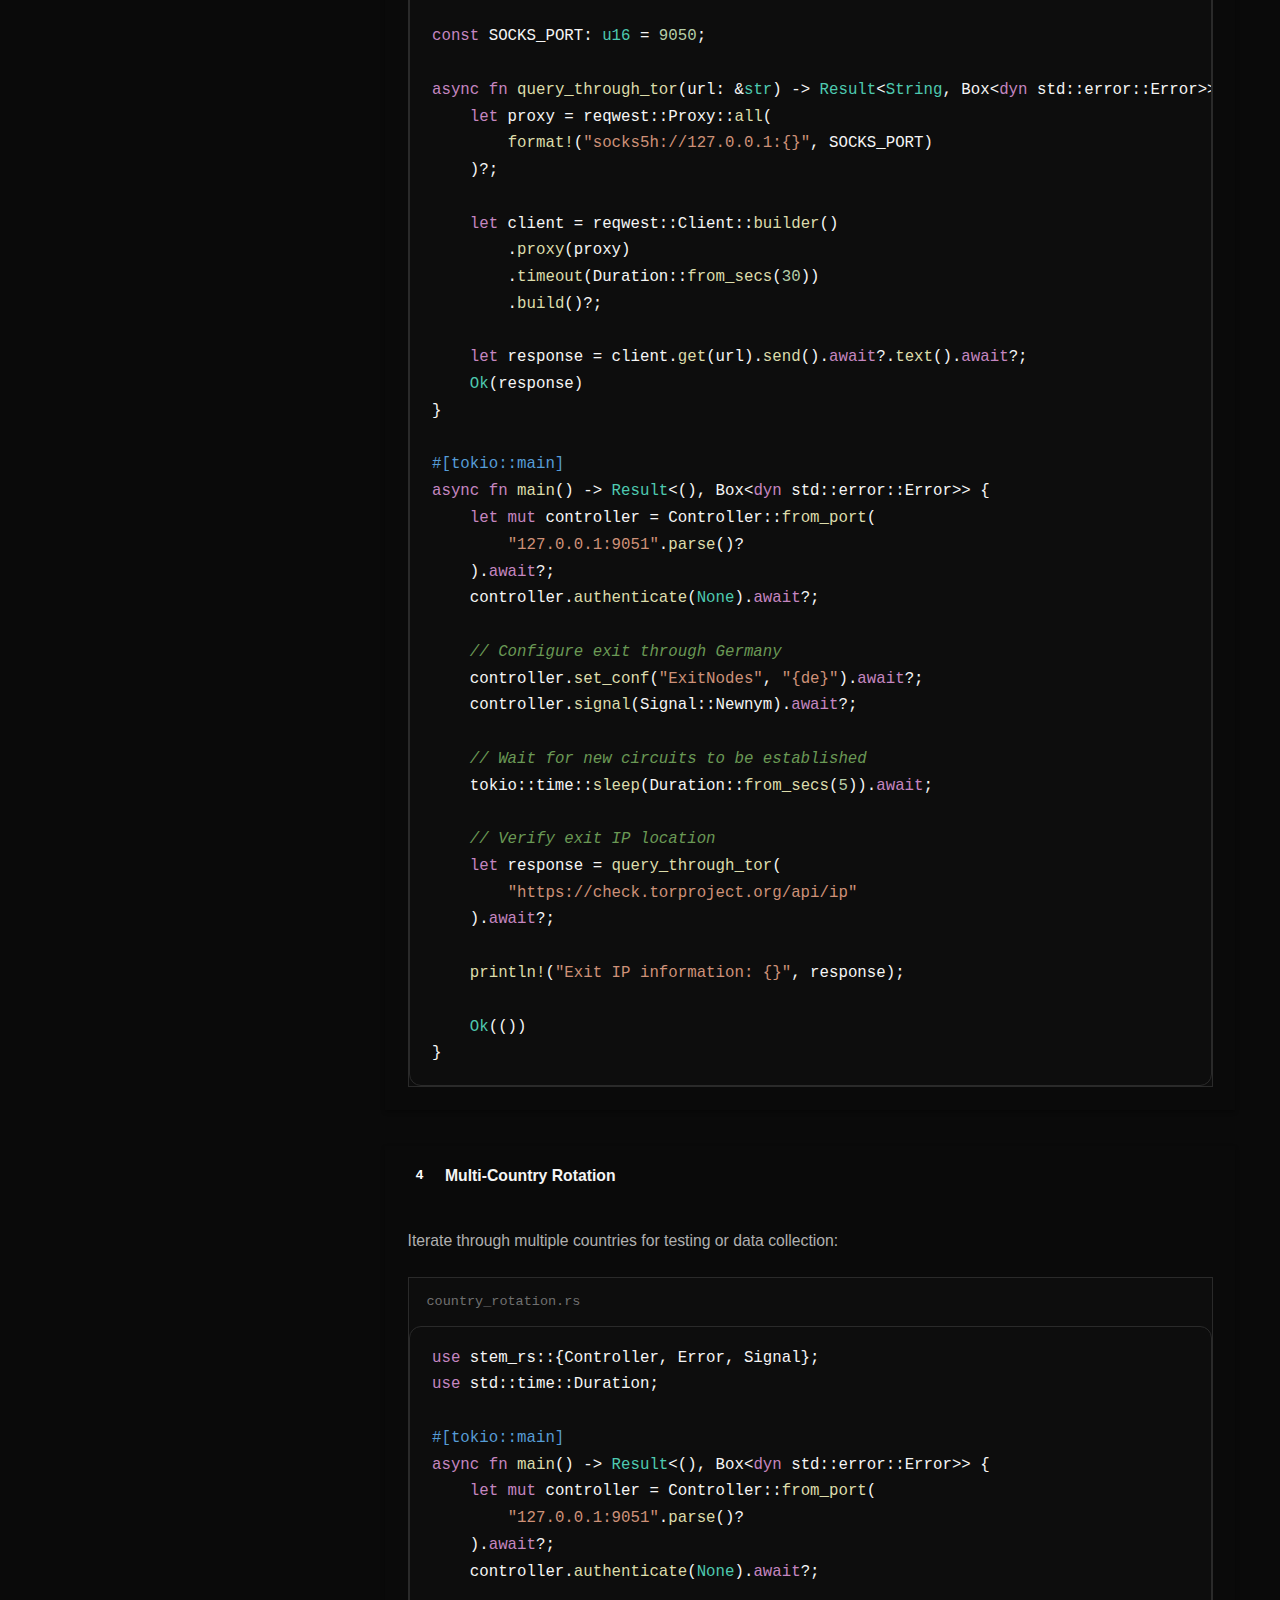
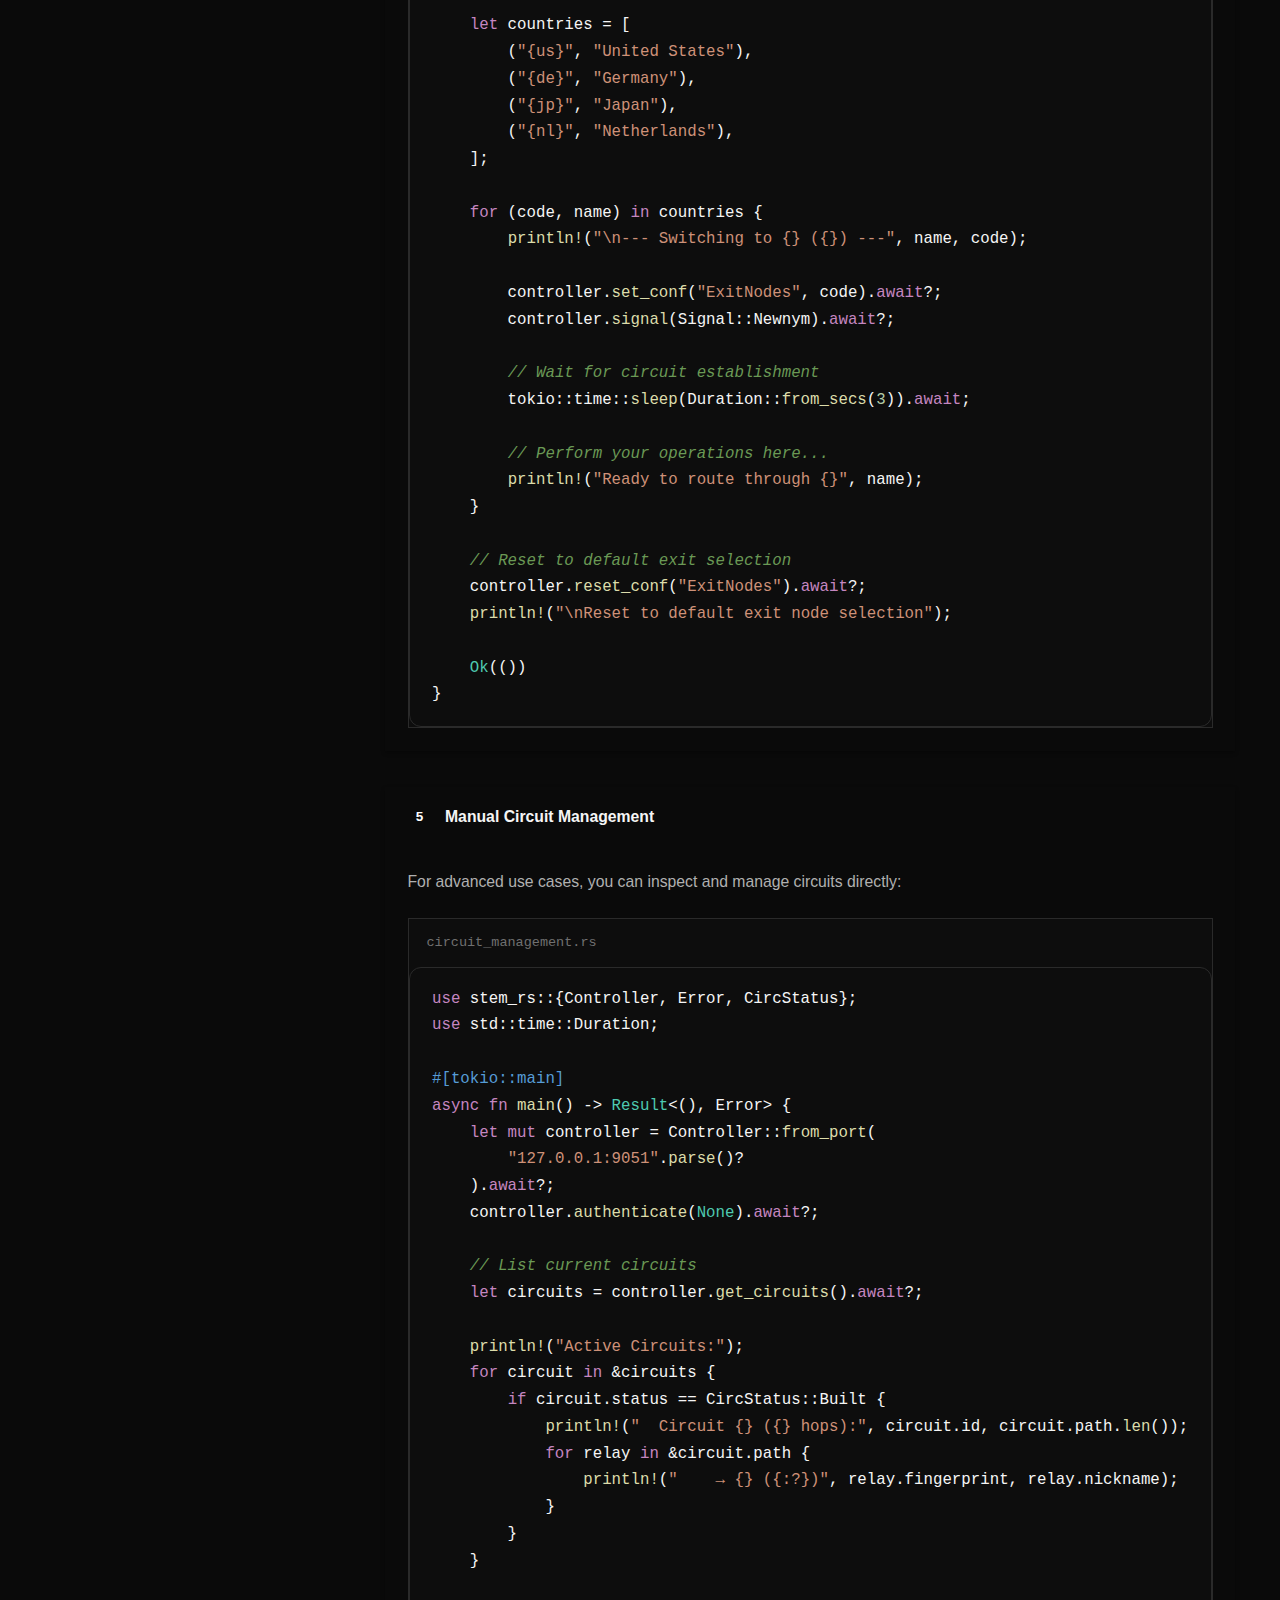
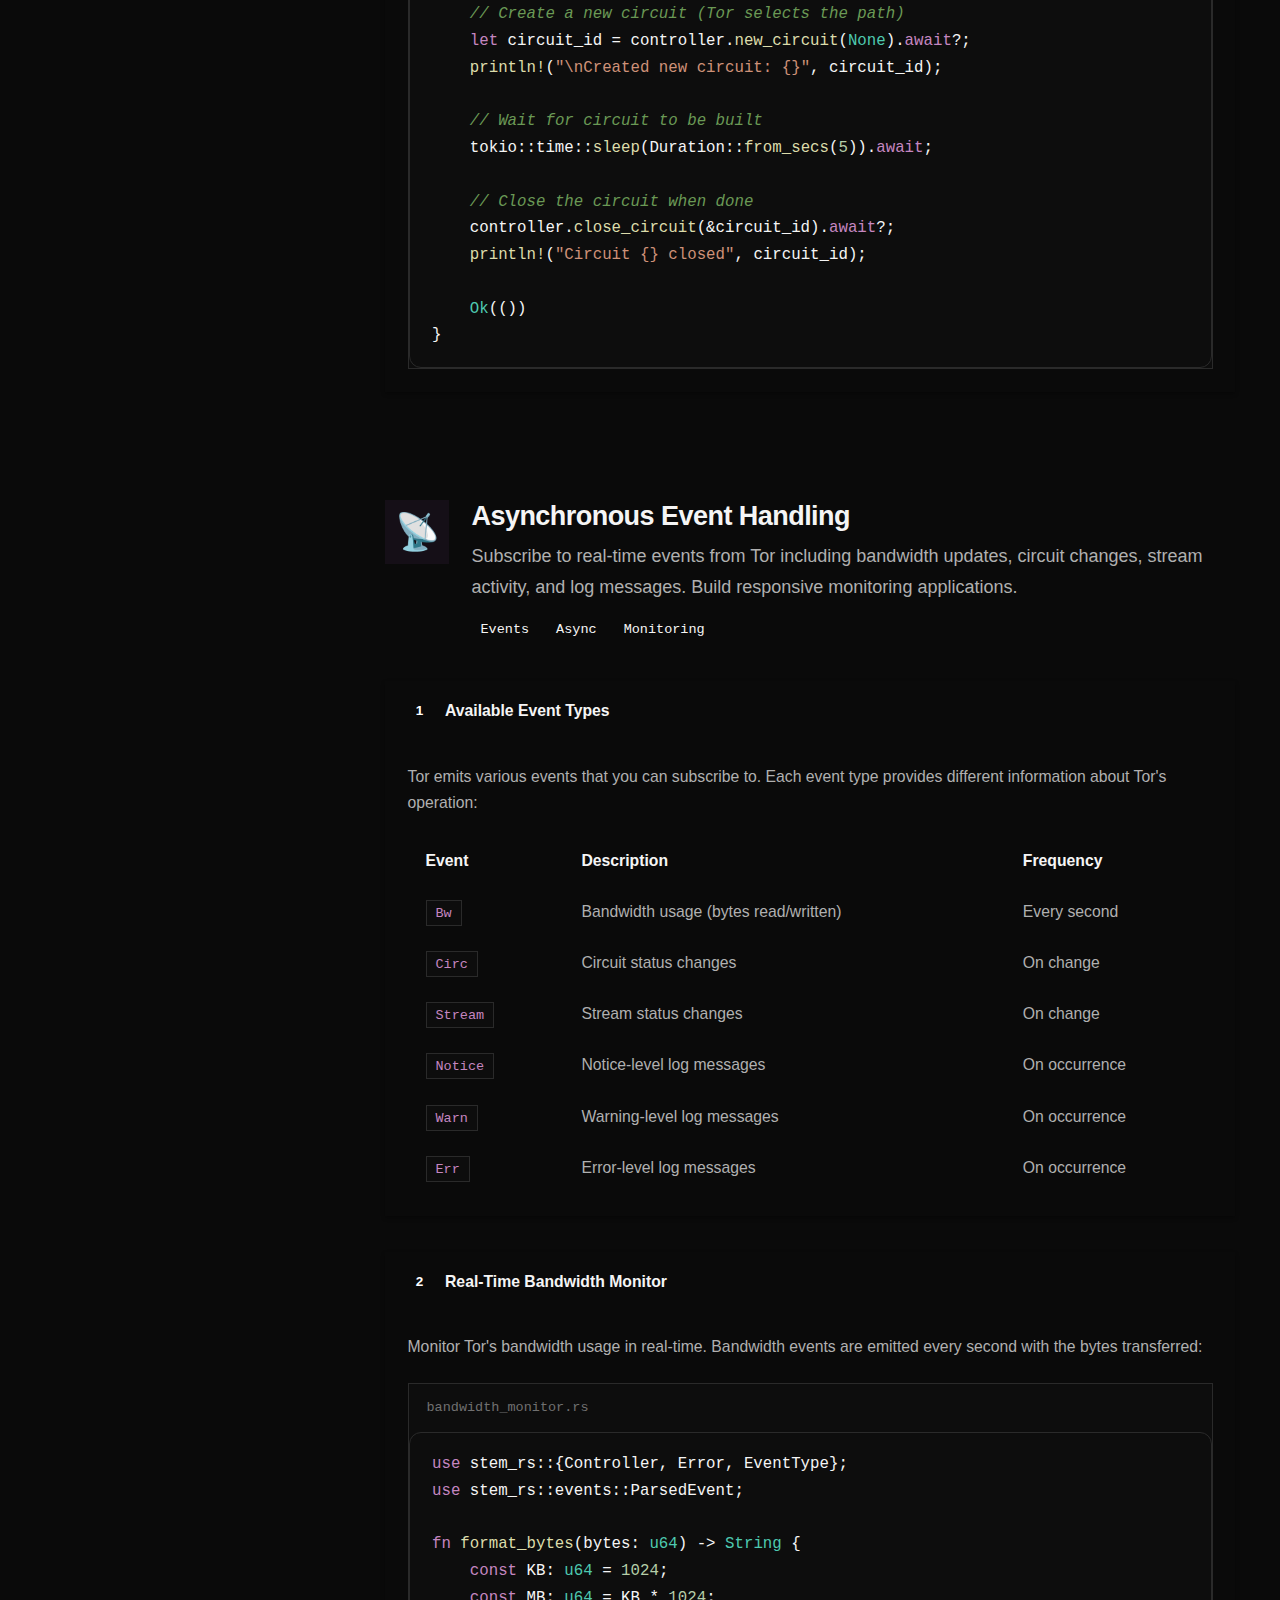
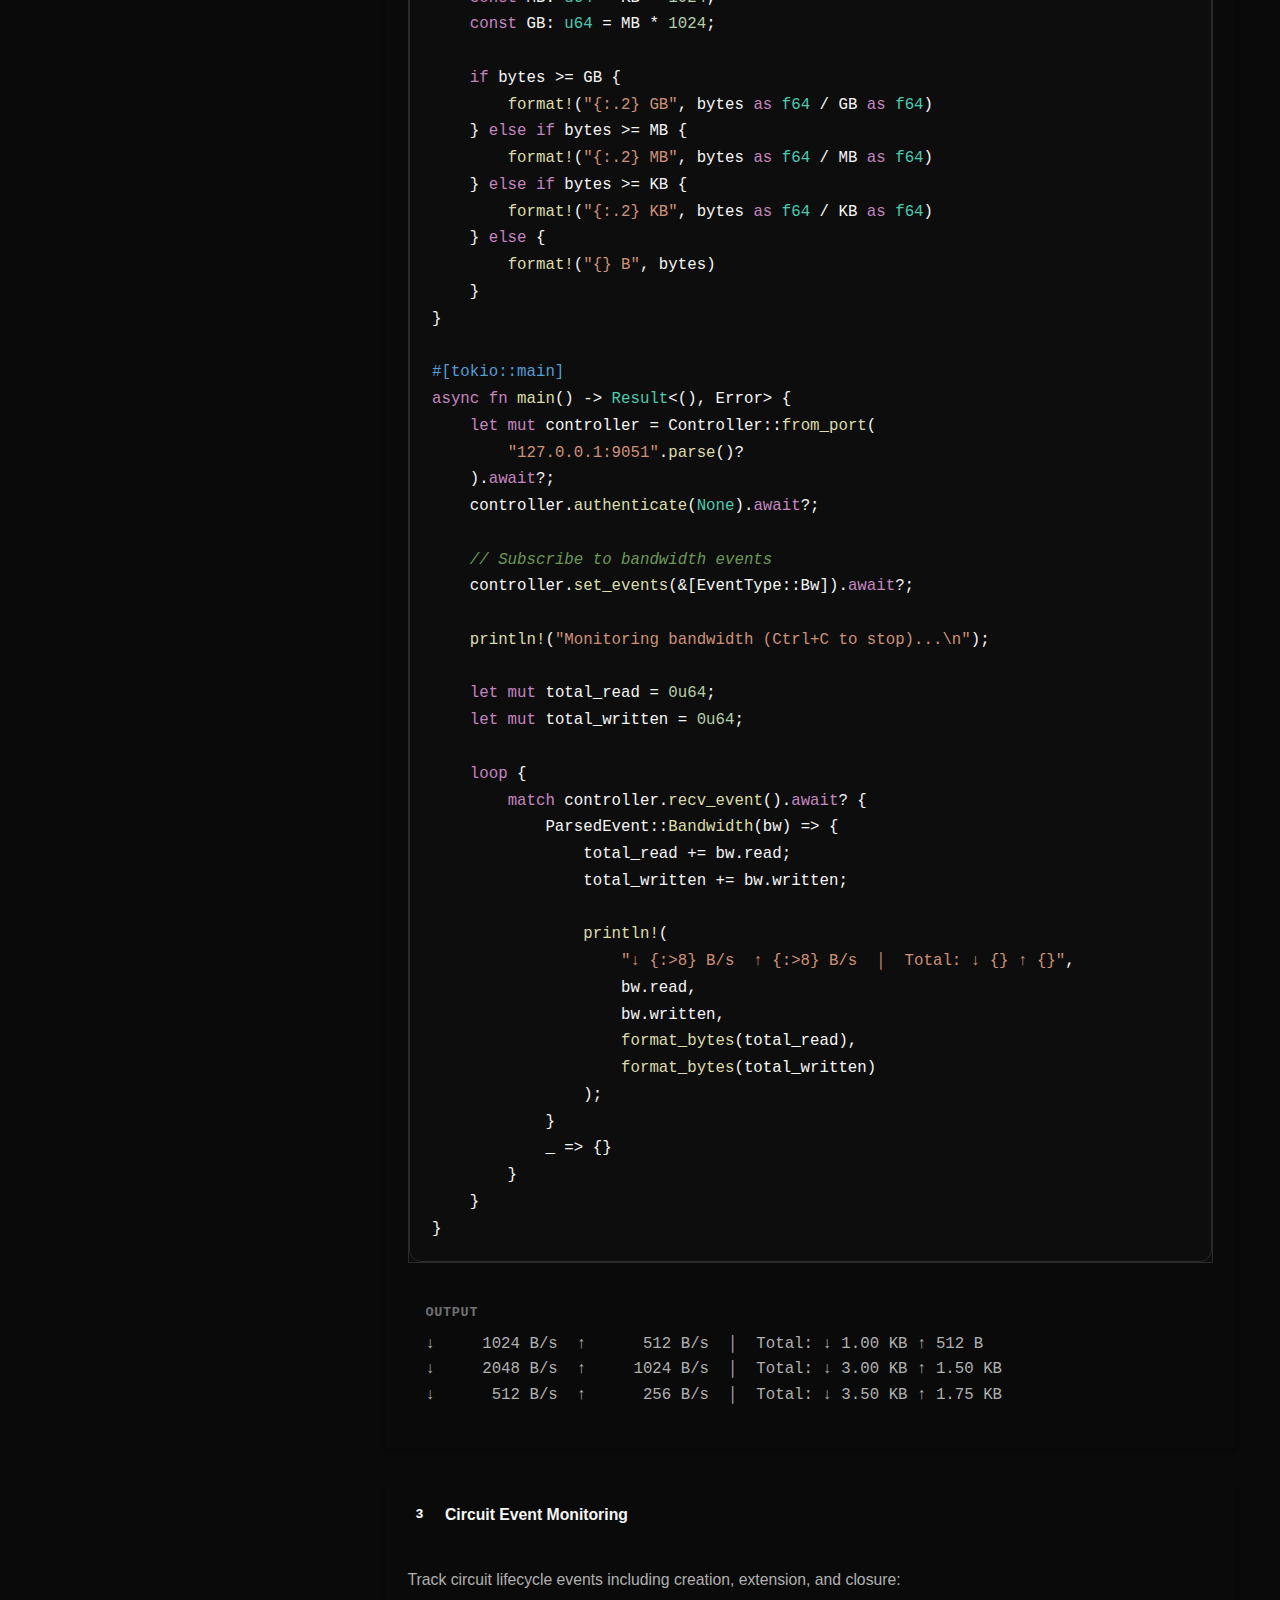
<file: docs-src/tutorials.html>
<!doctype html>
<html lang="en">
    <head>
        <meta charset="utf-8" />
        <meta name="viewport" content="width=device-width, initial-scale=1.0" />
        <meta
            name="description"
            content="Comprehensive tutorials and examples for stem-rs, the Rust library for Tor control protocol. Learn to connect, authenticate, monitor events, and build hidden services."
        />
        <meta
            name="keywords"
            content="stem-rs, Tor, Rust, tutorials, examples, control protocol, hidden services, onion services"
        />
        <meta property="og:title" content="Tutorials — stem-rs" />
        <meta
            property="og:description"
            content="Step-by-step guides for building Tor-integrated applications with Rust."
        />
        <meta property="og:type" content="website" />
        <meta property="og:url" content="https://stem.tn3w.dev/tutorials" />
        <title>Tutorials — stem-rs</title>
        <link rel="stylesheet" href="styles/theme.css" />
        <link rel="stylesheet" href="styles/main.css" />
        <link rel="stylesheet" href="styles/tutorials.css" />
    </head>
    <body>
        <header>
            <nav class="container">
                <a href="/" class="nav-brand">
                    <span class="nav-logo">stem-rs</span>
                    <span class="nav-version">VERSION</span>
                </a>
                <div class="nav-links">
                    <a href="/#features" class="nav-hide-mobile">Features</a>
                    <a href="/tutorials" class="nav-hide-mobile">Tutorials</a>
                    <a href="/docs/">Docs</a>
                    <a
                        href="https://crates.io/crates/stem-rs"
                        target="_blank"
                        rel="noopener noreferrer"
                    >
                        <svg
                            width="16"
                            height="16"
                            viewBox="0 0 24 24"
                            fill="none"
                            stroke="currentColor"
                            stroke-width="2"
                            stroke-linecap="round"
                            stroke-linejoin="round"
                        >
                            <path
                                d="M21 16V8a2 2 0 0 0-1-1.73l-7-4a2 2 0 0 0-2 0l-7 4A2 2 0 0 0 3 8v8a2 2 0 0 0 1 1.73l7 4a2 2 0 0 0 2 0l7-4A2 2 0 0 0 21 16z"
                            />
                            <polyline points="3.27 6.96 12 12.01 20.73 6.96" />
                            <line x1="12" y1="22.08" x2="12" y2="12" />
                        </svg>
                    </a>
                    <a
                        href="https://github.com/tn3w/stem-rs"
                        target="_blank"
                        rel="noopener noreferrer"
                    >
                        <svg width="16" height="16" viewBox="0 0 24 24" fill="currentColor">
                            <path
                                d="M12 0C5.37 0 0 5.37 0 12c0 5.31 3.435 9.795 8.205 11.385.6.105.825-.255.825-.57 0-.285-.015-1.23-.015-2.235-3.015.555-3.795-.735-4.035-1.41-.135-.345-.72-1.41-1.23-1.695-.42-.225-1.02-.78-.015-.795.945-.015 1.62.87 1.845 1.23 1.08 1.815 2.805 1.305 3.495.99.105-.78.42-1.305.765-1.605-2.67-.3-5.46-1.335-5.46-5.925 0-1.305.465-2.385 1.23-3.225-.12-.3-.54-1.53.12-3.18 0 0 1.005-.315 3.3 1.23.96-.27 1.98-.405 3-.405s2.04.135 3 .405c2.295-1.56 3.3-1.23 3.3-1.23.66 1.65.24 2.88.12 3.18.765.84 1.23 1.905 1.23 3.225 0 4.605-2.805 5.625-5.475 5.925.435.375.81 1.095.81 2.22 0 1.605-.015 2.895-.015 3.3 0 .315.225.69.825.57A12.02 12.02 0 0 0 24 12c0-6.63-5.37-12-12-12z"
                            />
                        </svg>
                    </a>
                </div>
            </nav>
        </header>

        <main class="tutorials-layout">
            <aside class="tutorial-sidebar">
                <nav class="sidebar-nav">
                    <a href="#getting-started" class="sidebar-link">
                        <span class="sidebar-link-icon">🚀</span>
                        <span class="sidebar-link-text">Getting Started</span>
                    </a>
                    <a href="#relay-monitoring" class="sidebar-link">
                        <span class="sidebar-link-icon">📊</span>
                        <span class="sidebar-link-text">Relay Monitoring</span>
                    </a>
                    <a href="#geographic-routing" class="sidebar-link">
                        <span class="sidebar-link-icon">🌍</span>
                        <span class="sidebar-link-text">Geographic Routing</span>
                    </a>
                    <a href="#event-handling" class="sidebar-link">
                        <span class="sidebar-link-icon">📡</span>
                        <span class="sidebar-link-text">Event Handling</span>
                    </a>
                    <a href="#hidden-services" class="sidebar-link">
                        <span class="sidebar-link-icon">🧅</span>
                        <span class="sidebar-link-text">Hidden Services</span>
                    </a>
                    <a href="#descriptors" class="sidebar-link">
                        <span class="sidebar-link-icon">📄</span>
                        <span class="sidebar-link-text">Descriptors</span>
                    </a>
                    <a href="#utilities" class="sidebar-link">
                        <span class="sidebar-link-icon">🔧</span>
                        <span class="sidebar-link-text">Utilities</span>
                    </a>
                </nav>
            </aside>

            <div class="tutorial-content-wrapper">
                <nav class="mobile-tutorial-nav">
                    <div class="mobile-nav-inner">
                        <a href="#getting-started" class="mobile-nav-link">
                            <span class="mobile-nav-icon">🚀</span>
                            Getting Started
                        </a>
                        <a href="#relay-monitoring" class="mobile-nav-link">
                            <span class="mobile-nav-icon">📊</span>
                            Relay Monitoring
                        </a>
                        <a href="#geographic-routing" class="mobile-nav-link">
                            <span class="mobile-nav-icon">🌍</span>
                            Geographic Routing
                        </a>
                        <a href="#event-handling" class="mobile-nav-link">
                            <span class="mobile-nav-icon">📡</span>
                            Event Handling
                        </a>
                        <a href="#hidden-services" class="mobile-nav-link">
                            <span class="mobile-nav-icon">🧅</span>
                            Hidden Services
                        </a>
                        <a href="#descriptors" class="mobile-nav-link">
                            <span class="mobile-nav-icon">📄</span>
                            Descriptors
                        </a>
                        <a href="#utilities" class="mobile-nav-link">
                            <span class="mobile-nav-icon">🔧</span>
                            Utilities
                        </a>
                    </div>
                </nav>

                <section id="page-header" class="page-header">
                    <div class="page-header-badge">📚 Comprehensive Guides</div>
                    <h1 class="page-title">Tutorials & Examples</h1>
                    <p class="page-description">
                        Learn to build Tor-integrated applications with stem-rs through practical,
                        production-ready examples. From basic connections to advanced hidden service
                        deployment.
                    </p>
                </section>

                <section id="getting-started" class="tutorial-section">
                    <div class="tutorial-header">
                        <div class="tutorial-icon">🚀</div>
                        <div class="tutorial-meta">
                            <h2 class="tutorial-title">
                                Getting Started
                                <a href="#getting-started" class="tutorial-title-anchor">#</a>
                            </h2>
                            <p class="tutorial-subtitle">
                                Set up your development environment and establish your first
                                connection to Tor's control port. This guide covers prerequisites,
                                configuration, and basic authentication methods.
                            </p>
                            <div class="tutorial-tags">
                                <span class="tutorial-tag">Beginner</span>
                                <span class="tutorial-tag">Setup</span>
                                <span class="tutorial-tag">Authentication</span>
                            </div>
                        </div>
                    </div>

                    <div class="tutorial-content">
                        <div class="content-block">
                            <div class="content-block-header">
                                <div class="content-block-title">
                                    <span class="content-block-title-icon">1</span>
                                    Prerequisites
                                </div>
                            </div>
                            <div class="content-block-body">
                                <p>
                                    Before using stem-rs, ensure you have Tor installed and
                                    configured with a control port. The control port allows external
                                    applications to communicate with the Tor process.
                                </p>

                                <div class="prereq-grid">
                                    <div class="prereq-card">
                                        <h4><span>🔧</span> Tor Installation</h4>
                                        <p
                                            style="
                                                font-size: var(--text-sm);
                                                color: var(--color-text-secondary);
                                                margin: 0;
                                            "
                                        >
                                            Install Tor via your package manager or from
                                            <a
                                                href="https://www.torproject.org/download/tor"
                                                target="_blank"
                                                >torproject.org</a
                                            >
                                        </p>
                                    </div>
                                    <div class="prereq-card">
                                        <h4><span>⚙️</span> Control Port</h4>
                                        <p
                                            style="
                                                font-size: var(--text-sm);
                                                color: var(--color-text-secondary);
                                                margin: 0;
                                            "
                                        >
                                            Enable the control port in your torrc configuration file
                                        </p>
                                    </div>
                                    <div class="prereq-card">
                                        <h4><span>🦀</span> Rust Toolchain</h4>
                                        <p
                                            style="
                                                font-size: var(--text-sm);
                                                color: var(--color-text-secondary);
                                                margin: 0;
                                            "
                                        >
                                            Rust 1.70+ with async runtime support (Tokio)
                                        </p>
                                    </div>
                                </div>
                            </div>
                        </div>

                        <div class="content-block">
                            <div class="content-block-header">
                                <div class="content-block-title">
                                    <span class="content-block-title-icon">2</span>
                                    Tor Configuration
                                </div>
                                <span class="content-block-badge">torrc</span>
                            </div>
                            <div class="content-block-body">
                                <p>
                                    Add the following lines to your <code>torrc</code> file to
                                    enable the control port:
                                </p>
                            </div>
                            <div class="code-block">
                                <div class="code-block-header">
                                    <span class="code-block-filename">
                                        <svg
                                            viewBox="0 0 24 24"
                                            fill="none"
                                            stroke="currentColor"
                                            stroke-width="2"
                                        >
                                            <path
                                                d="M14 2H6a2 2 0 0 0-2 2v16a2 2 0 0 0 2 2h12a2 2 0 0 0 2-2V8z"
                                            />
                                            <polyline points="14 2 14 8 20 8" />
                                        </svg>
                                        /etc/tor/torrc
                                    </span>
                                </div>
                                <pre><code><span class="code-comment"># Enable the control port for local connections</span>
ControlPort 9051

<span class="code-comment"># Cookie authentication (recommended for local use)</span>
CookieAuthentication 1

<span class="code-comment"># Alternative: Password authentication</span>
<span class="code-comment"># HashedControlPassword 16:872860B76453A77D60CA2BB8C1A7042072093276A3D701AD684053EC4C</span></code></pre>
                            </div>
                            <div class="content-block-body">
                                <div class="info-box tip">
                                    <span class="info-box-icon">💡</span>
                                    <div class="info-box-content">
                                        <div class="info-box-title">Security Recommendation</div>
                                        <p class="info-box-text">
                                            Cookie authentication is preferred for local connections
                                            as it doesn't require storing passwords. The cookie file
                                            is automatically created with restricted permissions.
                                        </p>
                                    </div>
                                </div>
                            </div>
                        </div>

                        <div class="content-block">
                            <div class="content-block-header">
                                <div class="content-block-title">
                                    <span class="content-block-title-icon">3</span>
                                    Add Dependencies
                                </div>
                                <span class="content-block-badge">Cargo.toml</span>
                            </div>
                            <div class="code-block">
                                <div class="code-block-header">
                                    <span class="code-block-filename">
                                        <svg
                                            viewBox="0 0 24 24"
                                            fill="none"
                                            stroke="currentColor"
                                            stroke-width="2"
                                        >
                                            <path
                                                d="M14 2H6a2 2 0 0 0-2 2v16a2 2 0 0 0 2 2h12a2 2 0 0 0 2-2V8z"
                                            />
                                            <polyline points="14 2 14 8 20 8" />
                                        </svg>
                                        Cargo.toml
                                    </span>
                                </div>
                                <pre><code><span class="code-keyword">[dependencies]</span>
stem-rs = <span class="code-string">"1"</span>
tokio = { version = <span class="code-string">"1"</span>, features = [<span class="code-string">"full"</span>] }</code></pre>
                            </div>
                        </div>

                        <div class="content-block">
                            <div class="content-block-header">
                                <div class="content-block-title">
                                    <span class="content-block-title-icon">4</span>
                                    Basic Connection
                                </div>
                                <span class="content-block-badge">Rust</span>
                            </div>
                            <div class="content-block-body">
                                <p>
                                    Establish a connection to Tor and authenticate. The controller
                                    automatically detects the best authentication method available.
                                </p>
                            </div>
                            <div class="code-block">
                                <div class="code-block-header">
                                    <span class="code-block-filename">
                                        <svg
                                            viewBox="0 0 24 24"
                                            fill="none"
                                            stroke="currentColor"
                                            stroke-width="2"
                                        >
                                            <path
                                                d="M14 2H6a2 2 0 0 0-2 2v16a2 2 0 0 0 2 2h12a2 2 0 0 0 2-2V8z"
                                            />
                                            <polyline points="14 2 14 8 20 8" />
                                        </svg>
                                        main.rs
                                    </span>
                                    <div class="code-block-actions">
                                        <button class="code-copy-btn" data-code="basic-connection">
                                            Copy
                                        </button>
                                    </div>
                                </div>
                                <pre><code id="basic-connection"><span class="code-keyword">use</span> stem_rs::{Controller, Error};

<span class="code-macro">#[tokio::main]</span>
<span class="code-keyword">async fn</span> <span class="code-function">main</span>() -> <span class="code-type">Result</span>&lt;(), Error&gt; {
    <span class="code-comment">// Connect to Tor's control port</span>
    <span class="code-keyword">let mut</span> controller = Controller::<span class="code-function">from_port</span>(
        <span class="code-string">"127.0.0.1:9051"</span>.<span class="code-function">parse</span>()?
    ).<span class="code-keyword">await</span>?;
    
    <span class="code-comment">// Authenticate (auto-detects: cookie, safecookie, or password)</span>
    controller.<span class="code-function">authenticate</span>(<span class="code-type">None</span>).<span class="code-keyword">await</span>?;
    
    <span class="code-comment">// Query Tor version to verify connection</span>
    <span class="code-keyword">let</span> version = controller.<span class="code-function">get_version</span>().<span class="code-keyword">await</span>?;
    <span class="code-function">println!</span>(<span class="code-string">"Connected to Tor {}"</span>, version);
    
    <span class="code-type">Ok</span>(())
}</code></pre>
                            </div>
                            <div class="content-block-body">
                                <div class="output-preview">
                                    <span class="output-label">Output</span>
                                    <pre>Connected to Tor 0.4.8.10</pre>
                                </div>
                            </div>
                        </div>

                        <div class="content-block">
                            <div class="content-block-header">
                                <div class="content-block-title">
                                    <span class="content-block-title-icon">5</span>
                                    Authentication Methods
                                </div>
                            </div>
                            <div class="content-block-body">
                                <p>stem-rs supports all standard Tor authentication methods:</p>

                                <table class="config-table">
                                    <thead>
                                        <tr>
                                            <th>Method</th>
                                            <th>Description</th>
                                            <th>Configuration</th>
                                        </tr>
                                    </thead>
                                    <tbody>
                                        <tr>
                                            <td><code>SAFECOOKIE</code></td>
                                            <td>Challenge-response authentication (most secure)</td>
                                            <td><code>CookieAuthentication 1</code></td>
                                        </tr>
                                        <tr>
                                            <td><code>COOKIE</code></td>
                                            <td>File-based authentication token</td>
                                            <td><code>CookieAuthentication 1</code></td>
                                        </tr>
                                        <tr>
                                            <td><code>HASHEDPASSWORD</code></td>
                                            <td>Password-based authentication</td>
                                            <td><code>HashedControlPassword ...</code></td>
                                        </tr>
                                        <tr>
                                            <td><code>NULL</code></td>
                                            <td>No authentication (not recommended)</td>
                                            <td>Default when no auth configured</td>
                                        </tr>
                                    </tbody>
                                </table>
                            </div>
                        </div>

                        <div class="code-block">
                            <div class="code-block-header">
                                <span class="code-block-filename">Password Authentication</span>
                            </div>
                            <pre><code><span class="code-keyword">use</span> stem_rs::{Controller, Error};

<span class="code-macro">#[tokio::main]</span>
<span class="code-keyword">async fn</span> <span class="code-function">main</span>() -> <span class="code-type">Result</span>&lt;(), Error&gt; {
    <span class="code-keyword">let mut</span> controller = Controller::<span class="code-function">from_port</span>(
        <span class="code-string">"127.0.0.1:9051"</span>.<span class="code-function">parse</span>()?
    ).<span class="code-keyword">await</span>?;
    
    <span class="code-comment">// Provide password explicitly</span>
    controller.<span class="code-function">authenticate</span>(<span class="code-type">Some</span>(<span class="code-string">"your_password"</span>)).<span class="code-keyword">await</span>?;
    
    <span class="code-type">Ok</span>(())
}</code></pre>
                        </div>

                        <div class="code-block">
                            <div class="code-block-header">
                                <span class="code-block-filename">Unix Socket Connection</span>
                            </div>
                            <pre><code><span class="code-keyword">use</span> std::path::Path;
<span class="code-keyword">use</span> stem_rs::{Controller, Error};

<span class="code-macro">#[tokio::main]</span>
<span class="code-keyword">async fn</span> <span class="code-function">main</span>() -> <span class="code-type">Result</span>&lt;(), Error&gt; {
    <span class="code-comment">// Connect via Unix domain socket (enhanced security)</span>
    <span class="code-keyword">let mut</span> controller = Controller::<span class="code-function">from_socket_file</span>(
        Path::<span class="code-function">new</span>(<span class="code-string">"/var/run/tor/control"</span>)
    ).<span class="code-keyword">await</span>?;
    
    controller.<span class="code-function">authenticate</span>(<span class="code-type">None</span>).<span class="code-keyword">await</span>?;
    
    <span class="code-keyword">let</span> pid = controller.<span class="code-function">get_pid</span>().<span class="code-keyword">await</span>?;
    <span class="code-function">println!</span>(<span class="code-string">"Tor process ID: {}"</span>, pid);
    
    <span class="code-type">Ok</span>(())
}</code></pre>
                        </div>
                    </div>
                </section>

                <section id="relay-monitoring" class="tutorial-section">
                    <div class="tutorial-header">
                        <div class="tutorial-icon">📊</div>
                        <div class="tutorial-meta">
                            <h2 class="tutorial-title">
                                Relay Monitoring
                                <a href="#relay-monitoring" class="tutorial-title-anchor">#</a>
                            </h2>
                            <p class="tutorial-subtitle">
                                Monitor your Tor relay's performance and traffic statistics. Learn
                                to query bandwidth usage, connection counts, and other operational
                                metrics in real-time.
                            </p>
                            <div class="tutorial-tags">
                                <span class="tutorial-tag">Relay Operators</span>
                                <span class="tutorial-tag">Metrics</span>
                                <span class="tutorial-tag">get_info</span>
                            </div>
                        </div>
                    </div>

                    <div class="tutorial-content">
                        <div class="content-block">
                            <div class="content-block-header">
                                <div class="content-block-title">
                                    <span class="content-block-title-icon">1</span>
                                    Traffic Statistics
                                </div>
                            </div>
                            <div class="content-block-body">
                                <p>
                                    Query cumulative traffic statistics from your relay. These
                                    values represent total bytes transferred since Tor started.
                                </p>
                            </div>
                            <div class="code-block">
                                <div class="code-block-header">
                                    <span class="code-block-filename">traffic_monitor.rs</span>
                                </div>
                                <pre><code><span class="code-keyword">use</span> stem_rs::{Controller, Error};

<span class="code-macro">#[tokio::main]</span>
<span class="code-keyword">async fn</span> <span class="code-function">main</span>() -> <span class="code-type">Result</span>&lt;(), Error&gt; {
    <span class="code-keyword">let mut</span> controller = Controller::<span class="code-function">from_port</span>(
        <span class="code-string">"127.0.0.1:9051"</span>.<span class="code-function">parse</span>()?
    ).<span class="code-keyword">await</span>?;
    controller.<span class="code-function">authenticate</span>(<span class="code-type">None</span>).<span class="code-keyword">await</span>?;
    
    <span class="code-comment">// Query traffic statistics</span>
    <span class="code-keyword">let</span> bytes_read = controller.<span class="code-function">get_info</span>(<span class="code-string">"traffic/read"</span>).<span class="code-keyword">await</span>?;
    <span class="code-keyword">let</span> bytes_written = controller.<span class="code-function">get_info</span>(<span class="code-string">"traffic/written"</span>).<span class="code-keyword">await</span>?;
    
    <span class="code-function">println!</span>(<span class="code-string">"Traffic Statistics:"</span>);
    <span class="code-function">println!</span>(<span class="code-string">"  Downloaded: {} bytes"</span>, bytes_read);
    <span class="code-function">println!</span>(<span class="code-string">"  Uploaded:   {} bytes"</span>, bytes_written);
    
    <span class="code-type">Ok</span>(())
}</code></pre>
                            </div>
                            <div class="content-block-body">
                                <div class="output-preview">
                                    <span class="output-label">Output</span>
                                    <pre>
Traffic Statistics:
  Downloaded: 33406 bytes
  Uploaded:   29649 bytes</pre
                                    >
                                </div>
                            </div>
                        </div>

                        <div class="content-block">
                            <div class="content-block-header">
                                <div class="content-block-title">
                                    <span class="content-block-title-icon">2</span>
                                    Available Metrics
                                </div>
                            </div>
                            <div class="content-block-body">
                                <p>
                                    The <code>get_info</code> method provides access to numerous Tor
                                    metrics:
                                </p>

                                <table class="config-table">
                                    <thead>
                                        <tr>
                                            <th>Key</th>
                                            <th>Description</th>
                                            <th>Type</th>
                                        </tr>
                                    </thead>
                                    <tbody>
                                        <tr>
                                            <td><code>traffic/read</code></td>
                                            <td>Total bytes downloaded</td>
                                            <td>Integer</td>
                                        </tr>
                                        <tr>
                                            <td><code>traffic/written</code></td>
                                            <td>Total bytes uploaded</td>
                                            <td>Integer</td>
                                        </tr>
                                        <tr>
                                            <td><code>version</code></td>
                                            <td>Tor version string</td>
                                            <td>String</td>
                                        </tr>
                                        <tr>
                                            <td><code>circuit-status</code></td>
                                            <td>Active circuit information</td>
                                            <td>Multi-line</td>
                                        </tr>
                                        <tr>
                                            <td><code>stream-status</code></td>
                                            <td>Active stream information</td>
                                            <td>Multi-line</td>
                                        </tr>
                                        <tr>
                                            <td><code>address</code></td>
                                            <td>Best guess at external IP</td>
                                            <td>IP Address</td>
                                        </tr>
                                        <tr>
                                            <td><code>fingerprint</code></td>
                                            <td>Relay fingerprint (if relay)</td>
                                            <td>Hex String</td>
                                        </tr>
                                    </tbody>
                                </table>
                            </div>
                        </div>

                        <div class="content-block">
                            <div class="content-block-header">
                                <div class="content-block-title">
                                    <span class="content-block-title-icon">3</span>
                                    Comprehensive Relay Monitor
                                </div>
                            </div>
                            <div class="content-block-body">
                                <p>
                                    A complete example that queries multiple metrics and formats
                                    them for display:
                                </p>
                            </div>
                            <div class="code-block">
                                <div class="code-block-header">
                                    <span class="code-block-filename">relay_dashboard.rs</span>
                                </div>
                                <pre><code><span class="code-keyword">use</span> stem_rs::{Controller, Error};

<span class="code-keyword">fn</span> <span class="code-function">format_bytes</span>(bytes: <span class="code-type">u64</span>) -> <span class="code-type">String</span> {
    <span class="code-keyword">const</span> KB: <span class="code-type">u64</span> = <span class="code-number">1024</span>;
    <span class="code-keyword">const</span> MB: <span class="code-type">u64</span> = KB * <span class="code-number">1024</span>;
    <span class="code-keyword">const</span> GB: <span class="code-type">u64</span> = MB * <span class="code-number">1024</span>;
    
    <span class="code-keyword">if</span> bytes >= GB {
        <span class="code-function">format!</span>(<span class="code-string">"{:.2} GB"</span>, bytes <span class="code-keyword">as</span> <span class="code-type">f64</span> / GB <span class="code-keyword">as</span> <span class="code-type">f64</span>)
    } <span class="code-keyword">else if</span> bytes >= MB {
        <span class="code-function">format!</span>(<span class="code-string">"{:.2} MB"</span>, bytes <span class="code-keyword">as</span> <span class="code-type">f64</span> / MB <span class="code-keyword">as</span> <span class="code-type">f64</span>)
    } <span class="code-keyword">else if</span> bytes >= KB {
        <span class="code-function">format!</span>(<span class="code-string">"{:.2} KB"</span>, bytes <span class="code-keyword">as</span> <span class="code-type">f64</span> / KB <span class="code-keyword">as</span> <span class="code-type">f64</span>)
    } <span class="code-keyword">else</span> {
        <span class="code-function">format!</span>(<span class="code-string">"{} B"</span>, bytes)
    }
}

<span class="code-macro">#[tokio::main]</span>
<span class="code-keyword">async fn</span> <span class="code-function">main</span>() -> <span class="code-type">Result</span>&lt;(), Error&gt; {
    <span class="code-keyword">let mut</span> ctrl = Controller::<span class="code-function">from_port</span>(
        <span class="code-string">"127.0.0.1:9051"</span>.<span class="code-function">parse</span>()?
    ).<span class="code-keyword">await</span>?;
    ctrl.<span class="code-function">authenticate</span>(<span class="code-type">None</span>).<span class="code-keyword">await</span>?;
    
    <span class="code-comment">// Gather relay information</span>
    <span class="code-keyword">let</span> version = ctrl.<span class="code-function">get_version</span>().<span class="code-keyword">await</span>?;
    <span class="code-keyword">let</span> pid = ctrl.<span class="code-function">get_pid</span>().<span class="code-keyword">await</span>?;
    
    <span class="code-keyword">let</span> read: <span class="code-type">u64</span> = ctrl.<span class="code-function">get_info</span>(<span class="code-string">"traffic/read"</span>).<span class="code-keyword">await</span>?.<span class="code-function">parse</span>().<span class="code-function">unwrap_or</span>(<span class="code-number">0</span>);
    <span class="code-keyword">let</span> written: <span class="code-type">u64</span> = ctrl.<span class="code-function">get_info</span>(<span class="code-string">"traffic/written"</span>).<span class="code-keyword">await</span>?.<span class="code-function">parse</span>().<span class="code-function">unwrap_or</span>(<span class="code-number">0</span>);
    
    <span class="code-function">println!</span>(<span class="code-string">"╔══════════════════════════════════════╗"</span>);
    <span class="code-function">println!</span>(<span class="code-string">"║       Tor Relay Dashboard            ║"</span>);
    <span class="code-function">println!</span>(<span class="code-string">"╠══════════════════════════════════════╣"</span>);
    <span class="code-function">println!</span>(<span class="code-string">"║ Version:    {:&lt;24} ║"</span>, version);
    <span class="code-function">println!</span>(<span class="code-string">"║ Process ID: {:&lt;24} ║"</span>, pid);
    <span class="code-function">println!</span>(<span class="code-string">"╠══════════════════════════════════════╣"</span>);
    <span class="code-function">println!</span>(<span class="code-string">"║ Downloaded: {:&lt;24} ║"</span>, <span class="code-function">format_bytes</span>(read));
    <span class="code-function">println!</span>(<span class="code-string">"║ Uploaded:   {:&lt;24} ║"</span>, <span class="code-function">format_bytes</span>(written));
    <span class="code-function">println!</span>(<span class="code-string">"╚══════════════════════════════════════╝"</span>);
    
    <span class="code-type">Ok</span>(())
}</code></pre>
                            </div>
                        </div>
                    </div>
                </section>

                <section id="geographic-routing" class="tutorial-section">
                    <div class="tutorial-header">
                        <div class="tutorial-icon">🌍</div>
                        <div class="tutorial-meta">
                            <h2 class="tutorial-title">
                                Geographic Exit Selection
                                <a href="#geographic-routing" class="tutorial-title-anchor">#</a>
                            </h2>
                            <p class="tutorial-subtitle">
                                Configure Tor to route traffic through specific countries. Useful
                                for accessing geo-restricted content, testing localization, or
                                bypassing regional censorship.
                            </p>
                            <div class="tutorial-tags">
                                <span class="tutorial-tag">Exit Nodes</span>
                                <span class="tutorial-tag">Country Codes</span>
                                <span class="tutorial-tag">SOCKS Proxy</span>
                            </div>
                        </div>
                    </div>

                    <div class="tutorial-content">
                        <div class="content-block">
                            <div class="content-block-header">
                                <div class="content-block-title">
                                    <span class="content-block-title-icon">1</span>
                                    Configuring Exit Nodes
                                </div>
                            </div>
                            <div class="content-block-body">
                                <p>
                                    Use the <code>ExitNodes</code> configuration option to specify
                                    which countries Tor should exit through. Country codes follow
                                    the ISO 3166-1 alpha-2 standard enclosed in braces.
                                </p>
                            </div>
                            <div class="code-block">
                                <div class="code-block-header">
                                    <span class="code-block-filename">exit_selection.rs</span>
                                </div>
                                <pre><code><span class="code-keyword">use</span> stem_rs::{Controller, Error, Signal};

<span class="code-macro">#[tokio::main]</span>
<span class="code-keyword">async fn</span> <span class="code-function">main</span>() -> <span class="code-type">Result</span>&lt;(), Error&gt; {
    <span class="code-keyword">let mut</span> controller = Controller::<span class="code-function">from_port</span>(
        <span class="code-string">"127.0.0.1:9051"</span>.<span class="code-function">parse</span>()?
    ).<span class="code-keyword">await</span>?;
    controller.<span class="code-function">authenticate</span>(<span class="code-type">None</span>).<span class="code-keyword">await</span>?;
    
    <span class="code-comment">// Configure exit through Germany</span>
    controller.<span class="code-function">set_conf</span>(<span class="code-string">"ExitNodes"</span>, <span class="code-string">"{de}"</span>).<span class="code-keyword">await</span>?;
    
    <span class="code-comment">// Request new circuits with the updated exit policy</span>
    controller.<span class="code-function">signal</span>(Signal::Newnym).<span class="code-keyword">await</span>?;
    
    <span class="code-function">println!</span>(<span class="code-string">"Exit nodes configured for Germany"</span>);
    <span class="code-function">println!</span>(<span class="code-string">"New circuits will exit through DE relays"</span>);
    
    <span class="code-comment">// To reset to default behavior:</span>
    <span class="code-comment">// controller.reset_conf("ExitNodes").await?;</span>
    
    <span class="code-type">Ok</span>(())
}</code></pre>
                            </div>
                            <div class="content-block-body">
                                <div class="info-box warning">
                                    <span class="info-box-icon">⚠️</span>
                                    <div class="info-box-content">
                                        <div class="info-box-title">Privacy Consideration</div>
                                        <p class="info-box-text">
                                            Restricting exit nodes reduces anonymity by limiting the
                                            pool of available relays. Use this feature only when
                                            geographic location is essential for your use case.
                                        </p>
                                    </div>
                                </div>
                            </div>
                        </div>

                        <div class="content-block">
                            <div class="content-block-header">
                                <div class="content-block-title">
                                    <span class="content-block-title-icon">2</span>
                                    Common Country Codes
                                </div>
                            </div>
                            <div class="content-block-body">
                                <table class="config-table">
                                    <thead>
                                        <tr>
                                            <th>Code</th>
                                            <th>Country</th>
                                            <th>Code</th>
                                            <th>Country</th>
                                        </tr>
                                    </thead>
                                    <tbody>
                                        <tr>
                                            <td><code>{us}</code></td>
                                            <td>United States</td>
                                            <td><code>{de}</code></td>
                                            <td>Germany</td>
                                        </tr>
                                        <tr>
                                            <td><code>{gb}</code></td>
                                            <td>United Kingdom</td>
                                            <td><code>{fr}</code></td>
                                            <td>France</td>
                                        </tr>
                                        <tr>
                                            <td><code>{nl}</code></td>
                                            <td>Netherlands</td>
                                            <td><code>{ch}</code></td>
                                            <td>Switzerland</td>
                                        </tr>
                                        <tr>
                                            <td><code>{se}</code></td>
                                            <td>Sweden</td>
                                            <td><code>{jp}</code></td>
                                            <td>Japan</td>
                                        </tr>
                                    </tbody>
                                </table>
                            </div>
                        </div>

                        <div class="content-block">
                            <div class="content-block-header">
                                <div class="content-block-title">
                                    <span class="content-block-title-icon">3</span>
                                    Making HTTP Requests Through Tor
                                </div>
                            </div>
                            <div class="content-block-body">
                                <p>
                                    Combine stem-rs with an HTTP client that supports SOCKS5 proxies
                                    to make requests through Tor:
                                </p>
                            </div>
                            <div class="code-block">
                                <div class="code-block-header">
                                    <span class="code-block-filename"
                                        >Cargo.toml (additional dependencies)</span
                                    >
                                </div>
                                <pre><code><span class="code-keyword">[dependencies]</span>
reqwest = { version = <span class="code-string">"0.11"</span>, features = [<span class="code-string">"socks"</span>] }</code></pre>
                            </div>
                            <div class="code-block">
                                <div class="code-block-header">
                                    <span class="code-block-filename">tor_http_client.rs</span>
                                </div>
                                <pre><code><span class="code-keyword">use</span> stem_rs::{Controller, Error, Signal};
<span class="code-keyword">use</span> std::time::Duration;

<span class="code-keyword">const</span> SOCKS_PORT: <span class="code-type">u16</span> = <span class="code-number">9050</span>;

<span class="code-keyword">async fn</span> <span class="code-function">query_through_tor</span>(url: &<span class="code-type">str</span>) -> <span class="code-type">Result</span>&lt;<span class="code-type">String</span>, Box&lt;<span class="code-keyword">dyn</span> std::error::Error&gt;&gt; {
    <span class="code-keyword">let</span> proxy = reqwest::Proxy::<span class="code-function">all</span>(
        <span class="code-function">format!</span>(<span class="code-string">"socks5h://127.0.0.1:{}"</span>, SOCKS_PORT)
    )?;
    
    <span class="code-keyword">let</span> client = reqwest::Client::<span class="code-function">builder</span>()
        .<span class="code-function">proxy</span>(proxy)
        .<span class="code-function">timeout</span>(Duration::<span class="code-function">from_secs</span>(<span class="code-number">30</span>))
        .<span class="code-function">build</span>()?;
    
    <span class="code-keyword">let</span> response = client.<span class="code-function">get</span>(url).<span class="code-function">send</span>().<span class="code-keyword">await</span>?.<span class="code-function">text</span>().<span class="code-keyword">await</span>?;
    <span class="code-type">Ok</span>(response)
}

<span class="code-macro">#[tokio::main]</span>
<span class="code-keyword">async fn</span> <span class="code-function">main</span>() -> <span class="code-type">Result</span>&lt;(), Box&lt;<span class="code-keyword">dyn</span> std::error::Error&gt;&gt; {
    <span class="code-keyword">let mut</span> controller = Controller::<span class="code-function">from_port</span>(
        <span class="code-string">"127.0.0.1:9051"</span>.<span class="code-function">parse</span>()?
    ).<span class="code-keyword">await</span>?;
    controller.<span class="code-function">authenticate</span>(<span class="code-type">None</span>).<span class="code-keyword">await</span>?;
    
    <span class="code-comment">// Configure exit through Germany</span>
    controller.<span class="code-function">set_conf</span>(<span class="code-string">"ExitNodes"</span>, <span class="code-string">"{de}"</span>).<span class="code-keyword">await</span>?;
    controller.<span class="code-function">signal</span>(Signal::Newnym).<span class="code-keyword">await</span>?;
    
    <span class="code-comment">// Wait for new circuits to be established</span>
    tokio::time::<span class="code-function">sleep</span>(Duration::<span class="code-function">from_secs</span>(<span class="code-number">5</span>)).<span class="code-keyword">await</span>;
    
    <span class="code-comment">// Verify exit IP location</span>
    <span class="code-keyword">let</span> response = <span class="code-function">query_through_tor</span>(
        <span class="code-string">"https://check.torproject.org/api/ip"</span>
    ).<span class="code-keyword">await</span>?;
    
    <span class="code-function">println!</span>(<span class="code-string">"Exit IP information: {}"</span>, response);
    
    <span class="code-type">Ok</span>(())
}</code></pre>
                            </div>
                        </div>

                        <div class="content-block">
                            <div class="content-block-header">
                                <div class="content-block-title">
                                    <span class="content-block-title-icon">4</span>
                                    Multi-Country Rotation
                                </div>
                            </div>
                            <div class="content-block-body">
                                <p>
                                    Iterate through multiple countries for testing or data
                                    collection:
                                </p>
                            </div>
                            <div class="code-block">
                                <div class="code-block-header">
                                    <span class="code-block-filename">country_rotation.rs</span>
                                </div>
                                <pre><code><span class="code-keyword">use</span> stem_rs::{Controller, Error, Signal};
<span class="code-keyword">use</span> std::time::Duration;

<span class="code-macro">#[tokio::main]</span>
<span class="code-keyword">async fn</span> <span class="code-function">main</span>() -> <span class="code-type">Result</span>&lt;(), Box&lt;<span class="code-keyword">dyn</span> std::error::Error&gt;&gt; {
    <span class="code-keyword">let mut</span> controller = Controller::<span class="code-function">from_port</span>(
        <span class="code-string">"127.0.0.1:9051"</span>.<span class="code-function">parse</span>()?
    ).<span class="code-keyword">await</span>?;
    controller.<span class="code-function">authenticate</span>(<span class="code-type">None</span>).<span class="code-keyword">await</span>?;
    
    <span class="code-keyword">let</span> countries = [
        (<span class="code-string">"{us}"</span>, <span class="code-string">"United States"</span>),
        (<span class="code-string">"{de}"</span>, <span class="code-string">"Germany"</span>),
        (<span class="code-string">"{jp}"</span>, <span class="code-string">"Japan"</span>),
        (<span class="code-string">"{nl}"</span>, <span class="code-string">"Netherlands"</span>),
    ];
    
    <span class="code-keyword">for</span> (code, name) <span class="code-keyword">in</span> countries {
        <span class="code-function">println!</span>(<span class="code-string">"\n--- Switching to {} ({}) ---"</span>, name, code);
        
        controller.<span class="code-function">set_conf</span>(<span class="code-string">"ExitNodes"</span>, code).<span class="code-keyword">await</span>?;
        controller.<span class="code-function">signal</span>(Signal::Newnym).<span class="code-keyword">await</span>?;
        
        <span class="code-comment">// Wait for circuit establishment</span>
        tokio::time::<span class="code-function">sleep</span>(Duration::<span class="code-function">from_secs</span>(<span class="code-number">3</span>)).<span class="code-keyword">await</span>;
        
        <span class="code-comment">// Perform your operations here...</span>
        <span class="code-function">println!</span>(<span class="code-string">"Ready to route through {}"</span>, name);
    }
    
    <span class="code-comment">// Reset to default exit selection</span>
    controller.<span class="code-function">reset_conf</span>(<span class="code-string">"ExitNodes"</span>).<span class="code-keyword">await</span>?;
    <span class="code-function">println!</span>(<span class="code-string">"\nReset to default exit node selection"</span>);
    
    <span class="code-type">Ok</span>(())
}</code></pre>
                            </div>
                        </div>

                        <div class="content-block">
                            <div class="content-block-header">
                                <div class="content-block-title">
                                    <span class="content-block-title-icon">5</span>
                                    Manual Circuit Management
                                </div>
                            </div>
                            <div class="content-block-body">
                                <p>
                                    For advanced use cases, you can inspect and manage circuits
                                    directly:
                                </p>
                            </div>
                            <div class="code-block">
                                <div class="code-block-header">
                                    <span class="code-block-filename">circuit_management.rs</span>
                                </div>
                                <pre><code><span class="code-keyword">use</span> stem_rs::{Controller, Error, CircStatus};
<span class="code-keyword">use</span> std::time::Duration;

<span class="code-macro">#[tokio::main]</span>
<span class="code-keyword">async fn</span> <span class="code-function">main</span>() -> <span class="code-type">Result</span>&lt;(), Error&gt; {
    <span class="code-keyword">let mut</span> controller = Controller::<span class="code-function">from_port</span>(
        <span class="code-string">"127.0.0.1:9051"</span>.<span class="code-function">parse</span>()?
    ).<span class="code-keyword">await</span>?;
    controller.<span class="code-function">authenticate</span>(<span class="code-type">None</span>).<span class="code-keyword">await</span>?;
    
    <span class="code-comment">// List current circuits</span>
    <span class="code-keyword">let</span> circuits = controller.<span class="code-function">get_circuits</span>().<span class="code-keyword">await</span>?;
    
    <span class="code-function">println!</span>(<span class="code-string">"Active Circuits:"</span>);
    <span class="code-keyword">for</span> circuit <span class="code-keyword">in</span> &circuits {
        <span class="code-keyword">if</span> circuit.status == CircStatus::Built {
            <span class="code-function">println!</span>(<span class="code-string">"  Circuit {} ({} hops):"</span>, circuit.id, circuit.path.<span class="code-function">len</span>());
            <span class="code-keyword">for</span> relay <span class="code-keyword">in</span> &circuit.path {
                <span class="code-function">println!</span>(<span class="code-string">"    → {} ({:?})"</span>, relay.fingerprint, relay.nickname);
            }
        }
    }
    
    <span class="code-comment">// Create a new circuit (Tor selects the path)</span>
    <span class="code-keyword">let</span> circuit_id = controller.<span class="code-function">new_circuit</span>(<span class="code-type">None</span>).<span class="code-keyword">await</span>?;
    <span class="code-function">println!</span>(<span class="code-string">"\nCreated new circuit: {}"</span>, circuit_id);
    
    <span class="code-comment">// Wait for circuit to be built</span>
    tokio::time::<span class="code-function">sleep</span>(Duration::<span class="code-function">from_secs</span>(<span class="code-number">5</span>)).<span class="code-keyword">await</span>;
    
    <span class="code-comment">// Close the circuit when done</span>
    controller.<span class="code-function">close_circuit</span>(&circuit_id).<span class="code-keyword">await</span>?;
    <span class="code-function">println!</span>(<span class="code-string">"Circuit {} closed"</span>, circuit_id);
    
    <span class="code-type">Ok</span>(())
}</code></pre>
                            </div>
                        </div>
                    </div>
                </section>

                <section id="event-handling" class="tutorial-section">
                    <div class="tutorial-header">
                        <div class="tutorial-icon">📡</div>
                        <div class="tutorial-meta">
                            <h2 class="tutorial-title">
                                Asynchronous Event Handling
                                <a href="#event-handling" class="tutorial-title-anchor">#</a>
                            </h2>
                            <p class="tutorial-subtitle">
                                Subscribe to real-time events from Tor including bandwidth updates,
                                circuit changes, stream activity, and log messages. Build responsive
                                monitoring applications.
                            </p>
                            <div class="tutorial-tags">
                                <span class="tutorial-tag">Events</span>
                                <span class="tutorial-tag">Async</span>
                                <span class="tutorial-tag">Monitoring</span>
                            </div>
                        </div>
                    </div>

                    <div class="tutorial-content">
                        <div class="content-block">
                            <div class="content-block-header">
                                <div class="content-block-title">
                                    <span class="content-block-title-icon">1</span>
                                    Available Event Types
                                </div>
                            </div>
                            <div class="content-block-body">
                                <p>
                                    Tor emits various events that you can subscribe to. Each event
                                    type provides different information about Tor's operation:
                                </p>

                                <table class="config-table">
                                    <thead>
                                        <tr>
                                            <th>Event</th>
                                            <th>Description</th>
                                            <th>Frequency</th>
                                        </tr>
                                    </thead>
                                    <tbody>
                                        <tr>
                                            <td><code>Bw</code></td>
                                            <td>Bandwidth usage (bytes read/written)</td>
                                            <td>Every second</td>
                                        </tr>
                                        <tr>
                                            <td><code>Circ</code></td>
                                            <td>Circuit status changes</td>
                                            <td>On change</td>
                                        </tr>
                                        <tr>
                                            <td><code>Stream</code></td>
                                            <td>Stream status changes</td>
                                            <td>On change</td>
                                        </tr>
                                        <tr>
                                            <td><code>Notice</code></td>
                                            <td>Notice-level log messages</td>
                                            <td>On occurrence</td>
                                        </tr>
                                        <tr>
                                            <td><code>Warn</code></td>
                                            <td>Warning-level log messages</td>
                                            <td>On occurrence</td>
                                        </tr>
                                        <tr>
                                            <td><code>Err</code></td>
                                            <td>Error-level log messages</td>
                                            <td>On occurrence</td>
                                        </tr>
                                    </tbody>
                                </table>
                            </div>
                        </div>

                        <div class="content-block">
                            <div class="content-block-header">
                                <div class="content-block-title">
                                    <span class="content-block-title-icon">2</span>
                                    Real-Time Bandwidth Monitor
                                </div>
                            </div>
                            <div class="content-block-body">
                                <p>
                                    Monitor Tor's bandwidth usage in real-time. Bandwidth events are
                                    emitted every second with the bytes transferred:
                                </p>
                            </div>
                            <div class="code-block">
                                <div class="code-block-header">
                                    <span class="code-block-filename">bandwidth_monitor.rs</span>
                                </div>
                                <pre><code><span class="code-keyword">use</span> stem_rs::{Controller, Error, EventType};
<span class="code-keyword">use</span> stem_rs::events::ParsedEvent;

<span class="code-keyword">fn</span> <span class="code-function">format_bytes</span>(bytes: <span class="code-type">u64</span>) -> <span class="code-type">String</span> {
    <span class="code-keyword">const</span> KB: <span class="code-type">u64</span> = <span class="code-number">1024</span>;
    <span class="code-keyword">const</span> MB: <span class="code-type">u64</span> = KB * <span class="code-number">1024</span>;
    <span class="code-keyword">const</span> GB: <span class="code-type">u64</span> = MB * <span class="code-number">1024</span>;
    
    <span class="code-keyword">if</span> bytes >= GB {
        <span class="code-function">format!</span>(<span class="code-string">"{:.2} GB"</span>, bytes <span class="code-keyword">as</span> <span class="code-type">f64</span> / GB <span class="code-keyword">as</span> <span class="code-type">f64</span>)
    } <span class="code-keyword">else if</span> bytes >= MB {
        <span class="code-function">format!</span>(<span class="code-string">"{:.2} MB"</span>, bytes <span class="code-keyword">as</span> <span class="code-type">f64</span> / MB <span class="code-keyword">as</span> <span class="code-type">f64</span>)
    } <span class="code-keyword">else if</span> bytes >= KB {
        <span class="code-function">format!</span>(<span class="code-string">"{:.2} KB"</span>, bytes <span class="code-keyword">as</span> <span class="code-type">f64</span> / KB <span class="code-keyword">as</span> <span class="code-type">f64</span>)
    } <span class="code-keyword">else</span> {
        <span class="code-function">format!</span>(<span class="code-string">"{} B"</span>, bytes)
    }
}

<span class="code-macro">#[tokio::main]</span>
<span class="code-keyword">async fn</span> <span class="code-function">main</span>() -> <span class="code-type">Result</span>&lt;(), Error&gt; {
    <span class="code-keyword">let mut</span> controller = Controller::<span class="code-function">from_port</span>(
        <span class="code-string">"127.0.0.1:9051"</span>.<span class="code-function">parse</span>()?
    ).<span class="code-keyword">await</span>?;
    controller.<span class="code-function">authenticate</span>(<span class="code-type">None</span>).<span class="code-keyword">await</span>?;
    
    <span class="code-comment">// Subscribe to bandwidth events</span>
    controller.<span class="code-function">set_events</span>(&[EventType::Bw]).<span class="code-keyword">await</span>?;
    
    <span class="code-function">println!</span>(<span class="code-string">"Monitoring bandwidth (Ctrl+C to stop)...\n"</span>);
    
    <span class="code-keyword">let mut</span> total_read = <span class="code-number">0u64</span>;
    <span class="code-keyword">let mut</span> total_written = <span class="code-number">0u64</span>;
    
    <span class="code-keyword">loop</span> {
        <span class="code-keyword">match</span> controller.<span class="code-function">recv_event</span>().<span class="code-keyword">await</span>? {
            ParsedEvent::<span class="code-function">Bandwidth</span>(bw) => {
                total_read += bw.read;
                total_written += bw.written;
                
                <span class="code-function">println!</span>(
                    <span class="code-string">"↓ {:>8} B/s  ↑ {:>8} B/s  │  Total: ↓ {} ↑ {}"</span>,
                    bw.read,
                    bw.written,
                    <span class="code-function">format_bytes</span>(total_read),
                    <span class="code-function">format_bytes</span>(total_written)
                );
            }
            _ => {}
        }
    }
}</code></pre>
                            </div>
                            <div class="content-block-body">
                                <div class="output-preview">
                                    <span class="output-label">Output</span>
                                    <pre>
↓     1024 B/s  ↑      512 B/s  │  Total: ↓ 1.00 KB ↑ 512 B
↓     2048 B/s  ↑     1024 B/s  │  Total: ↓ 3.00 KB ↑ 1.50 KB
↓      512 B/s  ↑      256 B/s  │  Total: ↓ 3.50 KB ↑ 1.75 KB</pre
                                    >
                                </div>
                            </div>
                        </div>

                        <div class="content-block">
                            <div class="content-block-header">
                                <div class="content-block-title">
                                    <span class="content-block-title-icon">3</span>
                                    Circuit Event Monitoring
                                </div>
                            </div>
                            <div class="content-block-body">
                                <p>
                                    Track circuit lifecycle events including creation, extension,
                                    and closure:
                                </p>
                            </div>
                            <div class="code-block">
                                <div class="code-block-header">
                                    <span class="code-block-filename">circuit_monitor.rs</span>
                                </div>
                                <pre><code><span class="code-keyword">use</span> stem_rs::{Controller, Error, EventType, CircStatus};
<span class="code-keyword">use</span> stem_rs::events::ParsedEvent;

<span class="code-macro">#[tokio::main]</span>
<span class="code-keyword">async fn</span> <span class="code-function">main</span>() -> <span class="code-type">Result</span>&lt;(), Error&gt; {
    <span class="code-keyword">let mut</span> controller = Controller::<span class="code-function">from_port</span>(
        <span class="code-string">"127.0.0.1:9051"</span>.<span class="code-function">parse</span>()?
    ).<span class="code-keyword">await</span>?;
    controller.<span class="code-function">authenticate</span>(<span class="code-type">None</span>).<span class="code-keyword">await</span>?;
    
    <span class="code-comment">// Subscribe to circuit events</span>
    controller.<span class="code-function">set_events</span>(&[EventType::Circ]).<span class="code-keyword">await</span>?;
    
    <span class="code-function">println!</span>(<span class="code-string">"Monitoring circuit events...\n"</span>);
    
    <span class="code-keyword">loop</span> {
        <span class="code-keyword">match</span> controller.<span class="code-function">recv_event</span>().<span class="code-keyword">await</span>? {
            ParsedEvent::<span class="code-function">Circuit</span>(circ) => {
                <span class="code-keyword">let</span> status_icon = <span class="code-keyword">match</span> circ.status {
                    CircStatus::Launched => <span class="code-string">"🚀 LAUNCHED"</span>,
                    CircStatus::Built => <span class="code-string">"✅ BUILT"</span>,
                    CircStatus::Extended => <span class="code-string">"📡 EXTENDED"</span>,
                    CircStatus::Failed => <span class="code-string">"❌ FAILED"</span>,
                    CircStatus::Closed => <span class="code-string">"🔒 CLOSED"</span>,
                    _ => <span class="code-string">"❓ UNKNOWN"</span>,
                };
                
                <span class="code-function">println!</span>(
                    <span class="code-string">"{} Circuit {} ({} hops)"</span>,
                    status_icon,
                    circ.id,
                    circ.path.<span class="code-function">len</span>()
                );
                
                <span class="code-keyword">if</span> !circ.path.<span class="code-function">is_empty</span>() {
                    <span class="code-keyword">for</span> (fp, nick) <span class="code-keyword">in</span> &circ.path {
                        <span class="code-function">println!</span>(<span class="code-string">"   → {} ({:?})"</span>, &fp[..<span class="code-number">8</span>], nick);
                    }
                }
            }
            _ => {}
        }
    }
}</code></pre>
                            </div>
                        </div>

                        <div class="content-block">
                            <div class="content-block-header">
                                <div class="content-block-title">
                                    <span class="content-block-title-icon">4</span>
                                    Multi-Event Handler with Channels
                                </div>
                            </div>
                            <div class="content-block-body">
                                <p>
                                    For production applications, use async channels to handle events
                                    without blocking other operations:
                                </p>
                            </div>
                            <div class="code-block">
                                <div class="code-block-header">
                                    <span class="code-block-filename">multi_event_handler.rs</span>
                                </div>
                                <pre><code><span class="code-keyword">use</span> stem_rs::{Controller, Error, EventType};
<span class="code-keyword">use</span> stem_rs::events::ParsedEvent;
<span class="code-keyword">use</span> tokio::sync::mpsc;
<span class="code-keyword">use</span> std::sync::Arc;
<span class="code-keyword">use</span> tokio::sync::Mutex;

<span class="code-macro">#[tokio::main]</span>
<span class="code-keyword">async fn</span> <span class="code-function">main</span>() -> <span class="code-type">Result</span>&lt;(), Error&gt; {
    <span class="code-keyword">let</span> controller = Controller::<span class="code-function">from_port</span>(
        <span class="code-string">"127.0.0.1:9051"</span>.<span class="code-function">parse</span>()?
    ).<span class="code-keyword">await</span>?;
    <span class="code-keyword">let</span> controller = Arc::<span class="code-function">new</span>(Mutex::<span class="code-function">new</span>(controller));
    
    <span class="code-comment">// Authenticate and subscribe to events</span>
    {
        <span class="code-keyword">let mut</span> ctrl = controller.<span class="code-function">lock</span>().<span class="code-keyword">await</span>;
        ctrl.<span class="code-function">authenticate</span>(<span class="code-type">None</span>).<span class="code-keyword">await</span>?;
        ctrl.<span class="code-function">set_events</span>(&[
            EventType::Bw,
            EventType::Circ,
            EventType::Notice,
        ]).<span class="code-keyword">await</span>?;
    }
    
    <span class="code-comment">// Create channel for event processing</span>
    <span class="code-keyword">let</span> (tx, <span class="code-keyword">mut</span> rx) = mpsc::<span class="code-function">channel</span>::&lt;ParsedEvent&gt;(<span class="code-number">100</span>);
    
    <span class="code-comment">// Spawn event receiver task</span>
    <span class="code-keyword">let</span> ctrl_clone = controller.<span class="code-function">clone</span>();
    tokio::<span class="code-function">spawn</span>(<span class="code-keyword">async move</span> {
        <span class="code-keyword">loop</span> {
            <span class="code-keyword">let</span> event = {
                <span class="code-keyword">let mut</span> ctrl = ctrl_clone.<span class="code-function">lock</span>().<span class="code-keyword">await</span>;
                ctrl.<span class="code-function">recv_event</span>().<span class="code-keyword">await</span>
            };
            
            <span class="code-keyword">match</span> event {
                <span class="code-type">Ok</span>(e) => {
                    <span class="code-keyword">if</span> tx.<span class="code-function">send</span>(e).<span class="code-keyword">await</span>.<span class="code-function">is_err</span>() {
                        <span class="code-keyword">break</span>;
                    }
                }
                <span class="code-type">Err</span>(_) => <span class="code-keyword">break</span>,
            }
        }
    });
    
    <span class="code-comment">// Process events in main task</span>
    <span class="code-keyword">while let</span> <span class="code-type">Some</span>(event) = rx.<span class="code-function">recv</span>().<span class="code-keyword">await</span> {
        <span class="code-keyword">match</span> event {
            ParsedEvent::<span class="code-function">Bandwidth</span>(bw) => {
                <span class="code-keyword">if</span> bw.read > <span class="code-number">0</span> || bw.written > <span class="code-number">0</span> {
                    <span class="code-function">println!</span>(<span class="code-string">"[BW] ↓{} ↑{}"</span>, bw.read, bw.written);
                }
            }
            ParsedEvent::<span class="code-function">Circuit</span>(circ) => {
                <span class="code-function">println!</span>(<span class="code-string">"[CIRC] {} {:?}"</span>, circ.id, circ.status);
            }
            ParsedEvent::<span class="code-function">Log</span>(log) => {
                <span class="code-function">println!</span>(<span class="code-string">"[{}] {}"</span>, log.runlevel, log.message);
            }
            _ => {}
        }
    }
    
    <span class="code-type">Ok</span>(())
}</code></pre>
                            </div>
                        </div>
                    </div>
                </section>

                <section id="hidden-services" class="tutorial-section">
                    <div class="tutorial-header">
                        <div class="tutorial-icon">🧅</div>
                        <div class="tutorial-meta">
                            <h2 class="tutorial-title">
                                Onion Services (Hidden Services)
                                <a href="#hidden-services" class="tutorial-title-anchor">#</a>
                            </h2>
                            <p class="tutorial-subtitle">
                                Create and manage Tor hidden services programmatically. Host
                                services accessible only through the Tor network without exposing
                                your server's IP address.
                            </p>
                            <div class="tutorial-tags">
                                <span class="tutorial-tag">Onion Services</span>
                                <span class="tutorial-tag">ED25519-V3</span>
                                <span class="tutorial-tag">Ephemeral</span>
                            </div>
                        </div>
                    </div>

                    <div class="tutorial-content">
                        <div class="content-block">
                            <div class="content-block-header">
                                <div class="content-block-title">
                                    <span class="content-block-title-icon">1</span>
                                    Ephemeral Hidden Service
                                </div>
                            </div>
                            <div class="content-block-body">
                                <p>
                                    Ephemeral hidden services exist only in memory and are the
                                    recommended approach for programmatic service creation. They
                                    don't persist to disk and are automatically cleaned up.
                                </p>

                                <div class="info-box note">
                                    <span class="info-box-icon">📝</span>
                                    <div class="info-box-content">
                                        <div class="info-box-title">V3 Onion Services</div>
                                        <p class="info-box-text">
                                            Always use <code>ED25519-V3</code> for new services. V2
                                            onion services (RSA-based) are deprecated and no longer
                                            supported by the Tor network.
                                        </p>
                                    </div>
                                </div>
                            </div>
                            <div class="code-block">
                                <div class="code-block-header">
                                    <span class="code-block-filename">ephemeral_service.rs</span>
                                </div>
                                <pre><code><span class="code-keyword">use</span> stem_rs::{Controller, Error};
<span class="code-keyword">use</span> std::time::Duration;

<span class="code-macro">#[tokio::main]</span>
<span class="code-keyword">async fn</span> <span class="code-function">main</span>() -> <span class="code-type">Result</span>&lt;(), Error&gt; {
    <span class="code-keyword">let mut</span> controller = Controller::<span class="code-function">from_port</span>(
        <span class="code-string">"127.0.0.1:9051"</span>.<span class="code-function">parse</span>()?
    ).<span class="code-keyword">await</span>?;
    controller.<span class="code-function">authenticate</span>(<span class="code-type">None</span>).<span class="code-keyword">await</span>?;
    
    <span class="code-function">println!</span>(<span class="code-string">"Creating ephemeral hidden service..."</span>);
    
    <span class="code-comment">// Create a v3 hidden service</span>
    <span class="code-comment">// Maps port 80 on the .onion address to localhost:8080</span>
    <span class="code-keyword">let</span> response = controller.<span class="code-function">create_ephemeral_hidden_service</span>(
        &[(<span class="code-number">80</span>, <span class="code-string">"127.0.0.1:8080"</span>)],  <span class="code-comment">// Port mappings</span>
        <span class="code-string">"NEW"</span>,                        <span class="code-comment">// Generate new key</span>
        <span class="code-string">"ED25519-V3"</span>,                 <span class="code-comment">// Key type (v3 onion)</span>
        &[],                          <span class="code-comment">// No special flags</span>
    ).<span class="code-keyword">await</span>?;
    
    <span class="code-function">println!</span>(<span class="code-string">"\n✅ Hidden service created!"</span>);
    <span class="code-function">println!</span>(<span class="code-string">"   Address: {}.onion"</span>, response.service_id);
    <span class="code-function">println!</span>(<span class="code-string">"   Key type: {:?}"</span>, response.private_key_type);
    
    <span class="code-comment">// The private key can be saved to recreate the same address later</span>
    <span class="code-keyword">if let</span> <span class="code-type">Some</span>(<span class="code-keyword">ref</span> key) = response.private_key {
        <span class="code-function">println!</span>(<span class="code-string">"   Private key: {}..."</span>, &key[..<span class="code-number">50</span>.<span class="code-function">min</span>(key.<span class="code-function">len</span>())]);
    }
    
    <span class="code-function">println!</span>(<span class="code-string">"\nService running. Press Ctrl+C to stop."</span>);
    
    <span class="code-comment">// Keep the service running</span>
    tokio::time::<span class="code-function">sleep</span>(Duration::<span class="code-function">from_secs</span>(<span class="code-number">60</span>)).<span class="code-keyword">await</span>;
    
    <span class="code-comment">// Clean up</span>
    controller.<span class="code-function">remove_ephemeral_hidden_service</span>(&response.service_id).<span class="code-keyword">await</span>?;
    <span class="code-function">println!</span>(<span class="code-string">"\nHidden service removed."</span>);
    
    <span class="code-type">Ok</span>(())
}</code></pre>
                            </div>
                        </div>

                        <div class="content-block">
                            <div class="content-block-header">
                                <div class="content-block-title">
                                    <span class="content-block-title-icon">2</span>
                                    Persistent Key Storage
                                </div>
                            </div>
                            <div class="content-block-body">
                                <p>
                                    To maintain the same .onion address across restarts, save and
                                    restore the private key:
                                </p>
                            </div>
                            <div class="code-block">
                                <div class="code-block-header">
                                    <span class="code-block-filename">persistent_service.rs</span>
                                </div>
                                <pre><code><span class="code-keyword">use</span> stem_rs::{Controller, Error};
<span class="code-keyword">use</span> std::path::Path;
<span class="code-keyword">use</span> tokio::fs;

<span class="code-keyword">const</span> KEY_FILE: &<span class="code-type">str</span> = <span class="code-string">"hidden_service.key"</span>;

<span class="code-macro">#[tokio::main]</span>
<span class="code-keyword">async fn</span> <span class="code-function">main</span>() -> <span class="code-type">Result</span>&lt;(), Error&gt; {
    <span class="code-keyword">let mut</span> controller = Controller::<span class="code-function">from_port</span>(
        <span class="code-string">"127.0.0.1:9051"</span>.<span class="code-function">parse</span>()?
    ).<span class="code-keyword">await</span>?;
    controller.<span class="code-function">authenticate</span>(<span class="code-type">None</span>).<span class="code-keyword">await</span>?;
    
    <span class="code-keyword">let</span> key_path = Path::<span class="code-function">new</span>(KEY_FILE);
    
    <span class="code-keyword">let</span> response = <span class="code-keyword">if</span> key_path.<span class="code-function">exists</span>() {
        <span class="code-comment">// Load existing key to restore the same .onion address</span>
        <span class="code-keyword">let</span> key_data = fs::<span class="code-function">read_to_string</span>(key_path).<span class="code-keyword">await</span>
            .<span class="code-function">map_err</span>(|e| Error::<span class="code-function">Protocol</span>(<span class="code-function">format!</span>(<span class="code-string">"Failed to read key: {}"</span>, e)))?;
        
        <span class="code-keyword">let</span> (key_type, key_content) = key_data.<span class="code-function">split_once</span>(<span class="code-string">':'</span>)
            .<span class="code-function">ok_or_else</span>(|| Error::<span class="code-function">Protocol</span>(<span class="code-string">"Invalid key format"</span>.<span class="code-function">into</span>()))?;
        
        <span class="code-function">println!</span>(<span class="code-string">"Restoring hidden service from saved key..."</span>);
        
        controller.<span class="code-function">create_ephemeral_hidden_service</span>(
            &[(<span class="code-number">80</span>, <span class="code-string">"127.0.0.1:8080"</span>)],
            key_type,
            key_content,
            &[],
        ).<span class="code-keyword">await</span>?
    } <span class="code-keyword">else</span> {
        <span class="code-comment">// Create new service and save the key</span>
        <span class="code-function">println!</span>(<span class="code-string">"Creating new hidden service..."</span>);
        
        <span class="code-keyword">let</span> response = controller.<span class="code-function">create_ephemeral_hidden_service</span>(
            &[(<span class="code-number">80</span>, <span class="code-string">"127.0.0.1:8080"</span>)],
            <span class="code-string">"NEW"</span>,
            <span class="code-string">"ED25519-V3"</span>,
            &[],
        ).<span class="code-keyword">await</span>?;
        
        <span class="code-comment">// Save the key for future use</span>
        <span class="code-keyword">if let</span> (<span class="code-type">Some</span>(key_type), <span class="code-type">Some</span>(key)) = 
            (&response.private_key_type, &response.private_key) {
            <span class="code-keyword">let</span> key_data = <span class="code-function">format!</span>(<span class="code-string">"{}:{}"</span>, key_type, key);
            fs::<span class="code-function">write</span>(key_path, key_data).<span class="code-keyword">await</span>
                .<span class="code-function">map_err</span>(|e| Error::<span class="code-function">Protocol</span>(<span class="code-function">format!</span>(<span class="code-string">"Failed to save key: {}"</span>, e)))?;
            <span class="code-function">println!</span>(<span class="code-string">"Key saved to {}"</span>, KEY_FILE);
        }
        
        response
    };
    
    <span class="code-function">println!</span>(<span class="code-string">"\n🧅 Hidden service: {}.onion"</span>, response.service_id);
    <span class="code-function">println!</span>(<span class="code-string">"   Forwarding port 80 → 127.0.0.1:8080"</span>);
    
    <span class="code-comment">// Wait for shutdown signal</span>
    <span class="code-function">println!</span>(<span class="code-string">"\nPress Ctrl+C to stop."</span>);
    tokio::signal::<span class="code-function">ctrl_c</span>().<span class="code-keyword">await</span>.<span class="code-function">ok</span>();
    
    controller.<span class="code-function">remove_ephemeral_hidden_service</span>(&response.service_id).<span class="code-keyword">await</span>?;
    
    <span class="code-type">Ok</span>(())
}</code></pre>
                            </div>
                        </div>

                        <div class="content-block">
                            <div class="content-block-header">
                                <div class="content-block-title">
                                    <span class="content-block-title-icon">3</span>
                                    Multi-Port Hidden Service
                                </div>
                            </div>
                            <div class="content-block-body">
                                <p>
                                    A single hidden service can expose multiple ports, each mapping
                                    to different local services:
                                </p>
                            </div>
                            <div class="code-block">
                                <div class="code-block-header">
                                    <span class="code-block-filename">multi_port_service.rs</span>
                                </div>
                                <pre><code><span class="code-keyword">use</span> stem_rs::{Controller, Error};

<span class="code-macro">#[tokio::main]</span>
<span class="code-keyword">async fn</span> <span class="code-function">main</span>() -> <span class="code-type">Result</span>&lt;(), Error&gt; {
    <span class="code-keyword">let mut</span> controller = Controller::<span class="code-function">from_port</span>(
        <span class="code-string">"127.0.0.1:9051"</span>.<span class="code-function">parse</span>()?
    ).<span class="code-keyword">await</span>?;
    controller.<span class="code-function">authenticate</span>(<span class="code-type">None</span>).<span class="code-keyword">await</span>?;
    
    <span class="code-comment">// Create service with multiple port mappings</span>
    <span class="code-keyword">let</span> response = controller.<span class="code-function">create_ephemeral_hidden_service</span>(
        &[
            (<span class="code-number">80</span>, <span class="code-string">"127.0.0.1:8080"</span>),    <span class="code-comment">// HTTP</span>
            (<span class="code-number">443</span>, <span class="code-string">"127.0.0.1:8443"</span>),  <span class="code-comment">// HTTPS</span>
            (<span class="code-number">22</span>, <span class="code-string">"127.0.0.1:2222"</span>),   <span class="code-comment">// SSH</span>
        ],
        <span class="code-string">"NEW"</span>,
        <span class="code-string">"ED25519-V3"</span>,
        &[<span class="code-string">"Detach"</span>],  <span class="code-comment">// Keep running if controller disconnects</span>
    ).<span class="code-keyword">await</span>?;
    
    <span class="code-function">println!</span>(<span class="code-string">"Multi-port hidden service created:"</span>);
    <span class="code-function">println!</span>(<span class="code-string">"  Address: {}.onion"</span>, response.service_id);
    <span class="code-function">println!</span>(<span class="code-string">"  Port 80  → localhost:8080 (HTTP)"</span>);
    <span class="code-function">println!</span>(<span class="code-string">"  Port 443 → localhost:8443 (HTTPS)"</span>);
    <span class="code-function">println!</span>(<span class="code-string">"  Port 22  → localhost:2222 (SSH)"</span>);
    
    <span class="code-type">Ok</span>(())
}</code></pre>
                            </div>
                        </div>

                        <div class="content-block">
                            <div class="content-block-header">
                                <div class="content-block-title">
                                    <span class="content-block-title-icon">4</span>
                                    Complete Web Server with Hidden Service
                                </div>
                            </div>
                            <div class="content-block-body">
                                <p>
                                    A production-ready example combining an HTTP server with a
                                    hidden service:
                                </p>
                            </div>
                            <div class="code-block">
                                <div class="code-block-header">
                                    <span class="code-block-filename"
                                        >Cargo.toml (additional dependencies)</span
                                    >
                                </div>
                                <pre><code><span class="code-keyword">[dependencies]</span>
axum = <span class="code-string">"0.7"</span>
tower = <span class="code-string">"0.4"</span></code></pre>
                            </div>
                            <div class="code-block">
                                <div class="code-block-header">
                                    <span class="code-block-filename">onion_web_server.rs</span>
                                </div>
                                <pre><code><span class="code-keyword">use</span> stem_rs::{Controller, Error};
<span class="code-keyword">use</span> axum::{routing::get, Router};
<span class="code-keyword">use</span> std::net::SocketAddr;

<span class="code-keyword">async fn</span> <span class="code-function">index</span>() -> &'<span class="code-keyword">static</span> <span class="code-type">str</span> {
    <span class="code-string">"Welcome to the hidden service! 🧅"</span>
}

<span class="code-keyword">async fn</span> <span class="code-function">health</span>() -> &'<span class="code-keyword">static</span> <span class="code-type">str</span> {
    <span class="code-string">"OK"</span>
}

<span class="code-macro">#[tokio::main]</span>
<span class="code-keyword">async fn</span> <span class="code-function">main</span>() -> <span class="code-type">Result</span>&lt;(), Box&lt;<span class="code-keyword">dyn</span> std::error::Error&gt;&gt; {
    <span class="code-comment">// Build the web application</span>
    <span class="code-keyword">let</span> app = Router::<span class="code-function">new</span>()
        .<span class="code-function">route</span>(<span class="code-string">"/"</span>, <span class="code-function">get</span>(index))
        .<span class="code-function">route</span>(<span class="code-string">"/health"</span>, <span class="code-function">get</span>(health));
    
    <span class="code-keyword">let</span> addr = SocketAddr::<span class="code-function">from</span>(([<span class="code-number">127</span>, <span class="code-number">0</span>, <span class="code-number">0</span>, <span class="code-number">1</span>], <span class="code-number">8080</span>));
    
    <span class="code-comment">// Start the web server</span>
    <span class="code-keyword">let</span> server = tokio::<span class="code-function">spawn</span>(<span class="code-keyword">async move</span> {
        <span class="code-keyword">let</span> listener = tokio::net::TcpListener::<span class="code-function">bind</span>(addr).<span class="code-keyword">await</span>.<span class="code-function">unwrap</span>();
        axum::<span class="code-function">serve</span>(listener, app).<span class="code-keyword">await</span>.<span class="code-function">unwrap</span>();
    });
    
    <span class="code-comment">// Create the hidden service</span>
    <span class="code-keyword">let mut</span> controller = Controller::<span class="code-function">from_port</span>(
        <span class="code-string">"127.0.0.1:9051"</span>.<span class="code-function">parse</span>()?
    ).<span class="code-keyword">await</span>?;
    controller.<span class="code-function">authenticate</span>(<span class="code-type">None</span>).<span class="code-keyword">await</span>?;
    
    <span class="code-keyword">let</span> response = controller.<span class="code-function">create_ephemeral_hidden_service</span>(
        &[(<span class="code-number">80</span>, <span class="code-string">"127.0.0.1:8080"</span>)],
        <span class="code-string">"NEW"</span>,
        <span class="code-string">"ED25519-V3"</span>,
        &[],
    ).<span class="code-keyword">await</span>?;
    
    <span class="code-function">println!</span>(<span class="code-string">"🧅 Service available at: http://{}.onion"</span>, response.service_id);
    <span class="code-function">println!</span>(<span class="code-string">"   Local access: http://127.0.0.1:8080"</span>);
    
    <span class="code-comment">// Wait for shutdown signal</span>
    tokio::signal::<span class="code-function">ctrl_c</span>().<span class="code-keyword">await</span>?;
    
    <span class="code-comment">// Cleanup</span>
    controller.<span class="code-function">remove_ephemeral_hidden_service</span>(&response.service_id).<span class="code-keyword">await</span>?;
    server.<span class="code-function">abort</span>();
    
    <span class="code-function">println!</span>(<span class="code-string">"\nService stopped."</span>);
    <span class="code-type">Ok</span>(())
}</code></pre>
                            </div>
                        </div>
                    </div>
                </section>

                <section id="descriptors" class="tutorial-section">
                    <div class="tutorial-header">
                        <div class="tutorial-icon">📄</div>
                        <div class="tutorial-meta">
                            <h2 class="tutorial-title">
                                Network Descriptors
                                <a href="#descriptors" class="tutorial-title-anchor">#</a>
                            </h2>
                            <p class="tutorial-subtitle">
                                Parse and analyze Tor network descriptors. Access relay metadata,
                                consensus documents, bandwidth statistics, and build network
                                analysis tools.
                            </p>
                            <div class="tutorial-tags">
                                <span class="tutorial-tag">Consensus</span>
                                <span class="tutorial-tag">Server Descriptors</span>
                                <span class="tutorial-tag">Microdescriptors</span>
                            </div>
                        </div>
                    </div>

                    <div class="tutorial-content">
                        <div class="content-block">
                            <div class="content-block-header">
                                <div class="content-block-title">
                                    <span class="content-block-title-icon">1</span>
                                    Descriptor Types
                                </div>
                            </div>
                            <div class="content-block-body">
                                <p>
                                    The Tor network publishes several types of descriptors
                                    containing relay information:
                                </p>

                                <div class="descriptor-grid">
                                    <div class="descriptor-item">
                                        <div class="descriptor-icon">📋</div>
                                        <div class="descriptor-info">
                                            <div class="descriptor-name">Server Descriptor</div>
                                            <div class="descriptor-desc">
                                                Full relay metadata including keys, policies, and
                                                bandwidth
                                            </div>
                                        </div>
                                    </div>
                                    <div class="descriptor-item">
                                        <div class="descriptor-icon">📝</div>
                                        <div class="descriptor-info">
                                            <div class="descriptor-name">Microdescriptor</div>
                                            <div class="descriptor-desc">
                                                Compact client-side info for circuit building
                                            </div>
                                        </div>
                                    </div>
                                    <div class="descriptor-item">
                                        <div class="descriptor-icon">📊</div>
                                        <div class="descriptor-info">
                                            <div class="descriptor-name">Consensus</div>
                                            <div class="descriptor-desc">
                                                Network status document listing all relays
                                            </div>
                                        </div>
                                    </div>
                                    <div class="descriptor-item">
                                        <div class="descriptor-icon">📈</div>
                                        <div class="descriptor-info">
                                            <div class="descriptor-name">Extra-Info</div>
                                            <div class="descriptor-desc">
                                                Bandwidth statistics and additional metrics
                                            </div>
                                        </div>
                                    </div>
                                    <div class="descriptor-item">
                                        <div class="descriptor-icon">🧅</div>
                                        <div class="descriptor-info">
                                            <div class="descriptor-name">Hidden Service</div>
                                            <div class="descriptor-desc">
                                                Onion service descriptors (v3)
                                            </div>
                                        </div>
                                    </div>
                                </div>
                            </div>
                        </div>

                        <div class="content-block">
                            <div class="content-block-header">
                                <div class="content-block-title">
                                    <span class="content-block-title-icon">2</span>
                                    Downloading the Network Consensus
                                </div>
                            </div>
                            <div class="content-block-body">
                                <p>
                                    The consensus is the authoritative document listing all relays
                                    in the network:
                                </p>
                            </div>
                            <div class="code-block">
                                <div class="code-block-header">
                                    <span class="code-block-filename">consensus_analysis.rs</span>
                                </div>
                                <pre><code><span class="code-keyword">use</span> stem_rs::descriptor::{download_consensus, NetworkStatusDocument};
<span class="code-keyword">use</span> stem_rs::{Error, Flag};

<span class="code-macro">#[tokio::main]</span>
<span class="code-keyword">async fn</span> <span class="code-function">main</span>() -> <span class="code-type">Result</span>&lt;(), Error&gt; {
    <span class="code-function">println!</span>(<span class="code-string">"Downloading consensus from directory authorities..."</span>);
    
    <span class="code-keyword">let</span> consensus = <span class="code-function">download_consensus</span>(<span class="code-type">None</span>).<span class="code-keyword">await</span>?;
    
    <span class="code-function">println!</span>(<span class="code-string">"\n📋 Consensus Information:"</span>);
    <span class="code-function">println!</span>(<span class="code-string">"   Valid after: {}"</span>, consensus.valid_after);
    <span class="code-function">println!</span>(<span class="code-string">"   Valid until: {}"</span>, consensus.valid_until);
    <span class="code-function">println!</span>(<span class="code-string">"   Total relays: {}"</span>, consensus.routers.<span class="code-function">len</span>());
    
    <span class="code-comment">// Count relays by flag</span>
    <span class="code-keyword">let mut</span> guards = <span class="code-number">0</span>;
    <span class="code-keyword">let mut</span> exits = <span class="code-number">0</span>;
    <span class="code-keyword">let mut</span> fast = <span class="code-number">0</span>;
    <span class="code-keyword">let mut</span> stable = <span class="code-number">0</span>;
    
    <span class="code-keyword">for</span> router <span class="code-keyword">in</span> &consensus.routers {
        <span class="code-keyword">if</span> router.flags.<span class="code-function">contains</span>(&Flag::Guard) { guards += <span class="code-number">1</span>; }
        <span class="code-keyword">if</span> router.flags.<span class="code-function">contains</span>(&Flag::Exit) { exits += <span class="code-number">1</span>; }
        <span class="code-keyword">if</span> router.flags.<span class="code-function">contains</span>(&Flag::Fast) { fast += <span class="code-number">1</span>; }
        <span class="code-keyword">if</span> router.flags.<span class="code-function">contains</span>(&Flag::Stable) { stable += <span class="code-number">1</span>; }
    }
    
    <span class="code-function">println!</span>(<span class="code-string">"\n📊 Relay Statistics:"</span>);
    <span class="code-function">println!</span>(<span class="code-string">"   Guards: {}"</span>, guards);
    <span class="code-function">println!</span>(<span class="code-string">"   Exits:  {}"</span>, exits);
    <span class="code-function">println!</span>(<span class="code-string">"   Fast:   {}"</span>, fast);
    <span class="code-function">println!</span>(<span class="code-string">"   Stable: {}"</span>, stable);
    
    <span class="code-type">Ok</span>(())
}</code></pre>
                            </div>
                            <div class="content-block-body">
                                <div class="output-preview">
                                    <span class="output-label">Output</span>
                                    <pre>
📋 Consensus Information:
   Valid after: 2024-01-15 12:00:00
   Valid until: 2024-01-15 15:00:00
   Total relays: 6847

📊 Relay Statistics:
   Guards: 2341
   Exits:  1523
   Fast:   5892
   Stable: 5234</pre
                                    >
                                </div>
                            </div>
                        </div>

                        <div class="content-block">
                            <div class="content-block-header">
                                <div class="content-block-title">
                                    <span class="content-block-title-icon">3</span>
                                    Finding High-Bandwidth Exit Relays
                                </div>
                            </div>
                            <div class="content-block-body">
                                <p>
                                    Analyze server descriptors to find the highest-bandwidth exit
                                    relays:
                                </p>
                            </div>
                            <div class="code-block">
                                <div class="code-block-header">
                                    <span class="code-block-filename">top_exits.rs</span>
                                </div>
                                <pre><code><span class="code-keyword">use</span> stem_rs::descriptor::{download_server_descriptors, ServerDescriptor, Descriptor};
<span class="code-keyword">use</span> stem_rs::Error;
<span class="code-keyword">use</span> std::collections::BinaryHeap;

<span class="code-keyword">fn</span> <span class="code-function">format_bandwidth</span>(bytes: <span class="code-type">u64</span>) -> <span class="code-type">String</span> {
    <span class="code-keyword">const</span> MB: <span class="code-type">u64</span> = <span class="code-number">1024</span> * <span class="code-number">1024</span>;
    <span class="code-keyword">const</span> GB: <span class="code-type">u64</span> = MB * <span class="code-number">1024</span>;
    
    <span class="code-keyword">if</span> bytes >= GB {
        <span class="code-function">format!</span>(<span class="code-string">"{:.2} GB/s"</span>, bytes <span class="code-keyword">as</span> <span class="code-type">f64</span> / GB <span class="code-keyword">as</span> <span class="code-type">f64</span>)
    } <span class="code-keyword">else</span> {
        <span class="code-function">format!</span>(<span class="code-string">"{:.2} MB/s"</span>, bytes <span class="code-keyword">as</span> <span class="code-type">f64</span> / MB <span class="code-keyword">as</span> <span class="code-type">f64</span>)
    }
}

<span class="code-macro">#[tokio::main]</span>
<span class="code-keyword">async fn</span> <span class="code-function">main</span>() -> <span class="code-type">Result</span>&lt;(), Error&gt; {
    <span class="code-function">println!</span>(<span class="code-string">"Downloading server descriptors..."</span>);
    
    <span class="code-keyword">let</span> descriptors = <span class="code-function">download_server_descriptors</span>(<span class="code-type">None</span>).<span class="code-keyword">await</span>?;
    
    <span class="code-comment">// Collect exit relays with bandwidth</span>
    <span class="code-keyword">let mut</span> exits: <span class="code-type">Vec</span>&lt;(&<span class="code-type">str</span>, &<span class="code-type">str</span>, <span class="code-type">u64</span>)&gt; = <span class="code-type">Vec</span>::<span class="code-function">new</span>();
    
    <span class="code-keyword">for</span> desc <span class="code-keyword">in</span> &descriptors {
        <span class="code-keyword">if</span> desc.exit_policy.<span class="code-function">is_exiting_allowed</span>() {
            <span class="code-comment">// Advertised bandwidth is min of avg, burst, and observed</span>
            <span class="code-keyword">let</span> advertised = desc.bandwidth_avg
                .<span class="code-function">min</span>(desc.bandwidth_burst)
                .<span class="code-function">min</span>(desc.bandwidth_observed);
            
            exits.<span class="code-function">push</span>((&desc.nickname, &desc.fingerprint, advertised));
        }
    }
    
    <span class="code-comment">// Sort by bandwidth (descending)</span>
    exits.<span class="code-function">sort_by</span>(|a, b| b.<span class="code-number">2</span>.<span class="code-function">cmp</span>(&a.<span class="code-number">2</span>));
    
    <span class="code-function">println!</span>(<span class="code-string">"\n🏆 Top 10 Exit Relays by Bandwidth:\n"</span>);
    
    <span class="code-keyword">for</span> (i, (nickname, fingerprint, bandwidth)) <span class="code-keyword">in</span> exits.<span class="code-function">iter</span>().<span class="code-function">take</span>(<span class="code-number">10</span>).<span class="code-function">enumerate</span>() {
        <span class="code-function">println!</span>(
            <span class="code-string">"{:>2}. {} ({}) - {}"</span>,
            i + <span class="code-number">1</span>,
            nickname,
            &fingerprint[..<span class="code-number">8</span>],
            <span class="code-function">format_bandwidth</span>(*bandwidth)
        );
    }
    
    <span class="code-type">Ok</span>(())
}</code></pre>
                            </div>
                        </div>

                        <div class="content-block">
                            <div class="content-block-header">
                                <div class="content-block-title">
                                    <span class="content-block-title-icon">4</span>
                                    Parsing Local Descriptor Files
                                </div>
                            </div>
                            <div class="content-block-body">
                                <p>
                                    Parse descriptors from Tor's cached files or your own archives:
                                </p>
                            </div>
                            <div class="code-block">
                                <div class="code-block-header">
                                    <span class="code-block-filename">parse_local.rs</span>
                                </div>
                                <pre><code><span class="code-keyword">use</span> stem_rs::descriptor::{parse_file, ServerDescriptor, Descriptor};
<span class="code-keyword">use</span> stem_rs::descriptor::{DigestHash, DigestEncoding};
<span class="code-keyword">use</span> stem_rs::Error;
<span class="code-keyword">use</span> std::fs;

<span class="code-keyword">fn</span> <span class="code-function">main</span>() -> <span class="code-type">Result</span>&lt;(), Error&gt; {
    <span class="code-comment">// Read from Tor's cached descriptors</span>
    <span class="code-keyword">let</span> content = fs::<span class="code-function">read</span>(<span class="code-string">"/var/lib/tor/cached-descriptors"</span>)
        .<span class="code-function">map_err</span>(|e| Error::<span class="code-function">Protocol</span>(<span class="code-function">format!</span>(<span class="code-string">"Failed to read file: {}"</span>, e)))?;
    
    <span class="code-keyword">let</span> descriptor: ServerDescriptor = <span class="code-function">parse_file</span>(&content)?;
    
    <span class="code-function">println!</span>(<span class="code-string">"📄 Server Descriptor:"</span>);
    <span class="code-function">println!</span>(<span class="code-string">"   Nickname: {}"</span>, descriptor.nickname);
    <span class="code-function">println!</span>(<span class="code-string">"   Address: {}:{}"</span>, descriptor.address, descriptor.or_port);
    <span class="code-function">println!</span>(<span class="code-string">"   Fingerprint: {}"</span>, descriptor.fingerprint);
    <span class="code-function">println!</span>(<span class="code-string">"   Platform: {:?}"</span>, descriptor.platform);
    <span class="code-function">println!</span>(<span class="code-string">"   Published: {}"</span>, descriptor.published);
    
    <span class="code-comment">// Compute descriptor digest</span>
    <span class="code-keyword">let</span> digest = descriptor.<span class="code-function">digest</span>(DigestHash::Sha1, DigestEncoding::Hex)?;
    <span class="code-function">println!</span>(<span class="code-string">"   Digest (SHA1): {}"</span>, digest);
    
    <span class="code-comment">// Check exit policy</span>
    <span class="code-function">println!</span>(<span class="code-string">"\n🚪 Exit Policy:"</span>);
    <span class="code-function">println!</span>(<span class="code-string">"   Allows exiting: {}"</span>, descriptor.exit_policy.<span class="code-function">is_exiting_allowed</span>());
    <span class="code-function">println!</span>(<span class="code-string">"   Summary: {}"</span>, descriptor.exit_policy.<span class="code-function">summary</span>());
    
    <span class="code-type">Ok</span>(())
}</code></pre>
                            </div>
                        </div>
                    </div>
                </section>

                <section id="utilities" class="tutorial-section">
                    <div class="tutorial-header">
                        <div class="tutorial-icon">🔧</div>
                        <div class="tutorial-meta">
                            <h2 class="tutorial-title">
                                Utility Functions
                                <a href="#utilities" class="tutorial-title-anchor">#</a>
                            </h2>
                            <p class="tutorial-subtitle">
                                Helper functions for working with Tor data including exit policy
                                evaluation, version comparison, validation utilities, and digest
                                computation.
                            </p>
                            <div class="tutorial-tags">
                                <span class="tutorial-tag">Exit Policy</span>
                                <span class="tutorial-tag">Version</span>
                                <span class="tutorial-tag">Validation</span>
                            </div>
                        </div>
                    </div>

                    <div class="tutorial-content">
                        <div class="content-block">
                            <div class="content-block-header">
                                <div class="content-block-title">
                                    <span class="content-block-title-icon">1</span>
                                    Exit Policy Evaluation
                                </div>
                            </div>
                            <div class="content-block-body">
                                <p>
                                    Parse and evaluate exit policies to determine what traffic a
                                    relay allows:
                                </p>
                            </div>
                            <div class="code-block">
                                <div class="code-block-header">
                                    <span class="code-block-filename">exit_policy.rs</span>
                                </div>
                                <pre><code><span class="code-keyword">use</span> stem_rs::exit_policy::{ExitPolicy, ExitPolicyRule, MicroExitPolicy};
<span class="code-keyword">use</span> std::net::IpAddr;

<span class="code-keyword">fn</span> <span class="code-function">main</span>() -> <span class="code-type">Result</span>&lt;(), stem_rs::Error&gt; {
    <span class="code-comment">// Parse a full exit policy</span>
    <span class="code-keyword">let</span> policy = ExitPolicy::<span class="code-function">parse</span>(
        <span class="code-string">"accept *:80, accept *:443, accept *:8080-8090, reject *:*"</span>
    )?;
    
    <span class="code-keyword">let</span> addr: IpAddr = <span class="code-string">"93.184.216.34"</span>.<span class="code-function">parse</span>().<span class="code-function">unwrap</span>();
    
    <span class="code-function">println!</span>(<span class="code-string">"Exit Policy Evaluation:"</span>);
    <span class="code-function">println!</span>(<span class="code-string">"  Port 80 (HTTP):   {}"</span>, 
        <span class="code-keyword">if</span> policy.<span class="code-function">can_exit_to</span>(addr, <span class="code-number">80</span>) { <span class="code-string">"✅ Allowed"</span> } <span class="code-keyword">else</span> { <span class="code-string">"❌ Blocked"</span> });
    <span class="code-function">println!</span>(<span class="code-string">"  Port 443 (HTTPS): {}"</span>, 
        <span class="code-keyword">if</span> policy.<span class="code-function">can_exit_to</span>(addr, <span class="code-number">443</span>) { <span class="code-string">"✅ Allowed"</span> } <span class="code-keyword">else</span> { <span class="code-string">"❌ Blocked"</span> });
    <span class="code-function">println!</span>(<span class="code-string">"  Port 22 (SSH):    {}"</span>, 
        <span class="code-keyword">if</span> policy.<span class="code-function">can_exit_to</span>(addr, <span class="code-number">22</span>) { <span class="code-string">"✅ Allowed"</span> } <span class="code-keyword">else</span> { <span class="code-string">"❌ Blocked"</span> });
    <span class="code-function">println!</span>(<span class="code-string">"  Port 8085:        {}"</span>, 
        <span class="code-keyword">if</span> policy.<span class="code-function">can_exit_to</span>(addr, <span class="code-number">8085</span>) { <span class="code-string">"✅ Allowed"</span> } <span class="code-keyword">else</span> { <span class="code-string">"❌ Blocked"</span> });
    
    <span class="code-function">println!</span>(<span class="code-string">"\nPolicy summary: {}"</span>, policy.<span class="code-function">summary</span>());
    <span class="code-function">println!</span>(<span class="code-string">"Allows any exit: {}"</span>, policy.<span class="code-function">is_exiting_allowed</span>());
    
    <span class="code-comment">// Parse individual rules</span>
    <span class="code-keyword">let</span> rule = ExitPolicyRule::<span class="code-function">parse</span>(<span class="code-string">"reject 10.0.0.0/8:*"</span>)?;
    <span class="code-function">println!</span>(<span class="code-string">"\nRule rejects private IPs: {}"</span>, !rule.is_accept);
    
    <span class="code-comment">// Microdescriptor policies (port-only)</span>
    <span class="code-keyword">let</span> micro = MicroExitPolicy::<span class="code-function">parse</span>(<span class="code-string">"accept 80,443,8080-8090"</span>)?;
    <span class="code-function">println!</span>(<span class="code-string">"Micro policy allows port 80: {}"</span>, micro.<span class="code-function">can_exit_to</span>(<span class="code-number">80</span>));
    
    <span class="code-type">Ok</span>(())
}</code></pre>
                            </div>
                            <div class="content-block-body">
                                <div class="output-preview">
                                    <span class="output-label">Output</span>
                                    <pre>
Exit Policy Evaluation:
  Port 80 (HTTP):   ✅ Allowed
  Port 443 (HTTPS): ✅ Allowed
  Port 22 (SSH):    ❌ Blocked
  Port 8085:        ✅ Allowed

Policy summary: accept 80,443,8080-8090
Allows any exit: true</pre
                                    >
                                </div>
                            </div>
                        </div>

                        <div class="content-block">
                            <div class="content-block-header">
                                <div class="content-block-title">
                                    <span class="content-block-title-icon">2</span>
                                    Version Parsing and Comparison
                                </div>
                            </div>
                            <div class="content-block-body">
                                <p>
                                    Parse Tor version strings and compare them for feature
                                    detection:
                                </p>
                            </div>
                            <div class="code-block">
                                <div class="code-block-header">
                                    <span class="code-block-filename">version_check.rs</span>
                                </div>
                                <pre><code><span class="code-keyword">use</span> stem_rs::Version;

<span class="code-keyword">fn</span> <span class="code-function">main</span>() -> <span class="code-type">Result</span>&lt;(), stem_rs::Error&gt; {
    <span class="code-keyword">let</span> v1 = Version::<span class="code-function">parse</span>(<span class="code-string">"0.4.7.10"</span>)?;
    <span class="code-keyword">let</span> v2 = Version::<span class="code-function">parse</span>(<span class="code-string">"0.4.8.0"</span>)?;
    <span class="code-keyword">let</span> v3 = Version::<span class="code-function">parse</span>(<span class="code-string">"0.4.7.10-dev"</span>)?;
    
    <span class="code-function">println!</span>(<span class="code-string">"Version comparisons:"</span>);
    <span class="code-function">println!</span>(<span class="code-string">"  {} &lt; {}: {}"</span>, v1, v2, v1 &lt; v2);
    <span class="code-function">println!</span>(<span class="code-string">"  {} == {}: {}"</span>, v1, v3, v1 == v3);
    <span class="code-function">println!</span>(<span class="code-string">"  {} >= 0.4.0.0: {}"</span>, v1, v1 >= Version::<span class="code-function">parse</span>(<span class="code-string">"0.4.0.0"</span>)?);
    
    <span class="code-comment">// Check feature availability</span>
    <span class="code-keyword">let</span> min_v3_onion = Version::<span class="code-function">parse</span>(<span class="code-string">"0.3.2.1"</span>)?;
    <span class="code-keyword">if</span> v1 >= min_v3_onion {
        <span class="code-function">println!</span>(<span class="code-string">"\n✅ Tor {} supports v3 onion services"</span>, v1);
    }
    
    <span class="code-type">Ok</span>(())
}</code></pre>
                            </div>
                        </div>

                        <div class="content-block">
                            <div class="content-block-header">
                                <div class="content-block-title">
                                    <span class="content-block-title-icon">3</span>
                                    Validation Utilities
                                </div>
                            </div>
                            <div class="content-block-body">
                                <p>
                                    Validate Tor-specific identifiers like fingerprints and
                                    nicknames:
                                </p>
                            </div>
                            <div class="code-block">
                                <div class="code-block-header">
                                    <span class="code-block-filename">validation.rs</span>
                                </div>
                                <pre><code><span class="code-keyword">use</span> stem_rs::util::{is_valid_fingerprint, is_valid_nickname};

<span class="code-keyword">fn</span> <span class="code-function">main</span>() {
    <span class="code-comment">// Fingerprint validation (40 hex characters)</span>
    <span class="code-keyword">let</span> valid_fp = <span class="code-string">"9695DFC35FFEB861329B9F1AB04C46397020CE31"</span>;
    <span class="code-keyword">let</span> invalid_fp = <span class="code-string">"not-a-fingerprint"</span>;
    
    <span class="code-function">println!</span>(<span class="code-string">"Fingerprint validation:"</span>);
    <span class="code-function">println!</span>(<span class="code-string">"  '{}': {}"</span>, valid_fp, 
        <span class="code-keyword">if</span> <span class="code-function">is_valid_fingerprint</span>(valid_fp) { <span class="code-string">"✅ Valid"</span> } <span class="code-keyword">else</span> { <span class="code-string">"❌ Invalid"</span> });
    <span class="code-function">println!</span>(<span class="code-string">"  '{}': {}"</span>, invalid_fp, 
        <span class="code-keyword">if</span> <span class="code-function">is_valid_fingerprint</span>(invalid_fp) { <span class="code-string">"✅ Valid"</span> } <span class="code-keyword">else</span> { <span class="code-string">"❌ Invalid"</span> });
    
    <span class="code-comment">// Nickname validation (1-19 alphanumeric characters)</span>
    <span class="code-keyword">let</span> valid_nick = <span class="code-string">"MyRelay123"</span>;
    <span class="code-keyword">let</span> invalid_nick = <span class="code-string">"way-too-long-nickname-for-tor"</span>;
    
    <span class="code-function">println!</span>(<span class="code-string">"\nNickname validation:"</span>);
    <span class="code-function">println!</span>(<span class="code-string">"  '{}': {}"</span>, valid_nick, 
        <span class="code-keyword">if</span> <span class="code-function">is_valid_nickname</span>(valid_nick) { <span class="code-string">"✅ Valid"</span> } <span class="code-keyword">else</span> { <span class="code-string">"❌ Invalid"</span> });
    <span class="code-function">println!</span>(<span class="code-string">"  '{}': {}"</span>, invalid_nick, 
        <span class="code-keyword">if</span> <span class="code-function">is_valid_nickname</span>(invalid_nick) { <span class="code-string">"✅ Valid"</span> } <span class="code-keyword">else</span> { <span class="code-string">"❌ Invalid"</span> });
}</code></pre>
                            </div>
                        </div>

                        <div class="content-block">
                            <div class="content-block-header">
                                <div class="content-block-title">
                                    <span class="content-block-title-icon">4</span>
                                    Digest Computation
                                </div>
                            </div>
                            <div class="content-block-body">
                                <p>
                                    Compute cryptographic digests used by Tor for descriptor
                                    identification:
                                </p>
                            </div>
                            <div class="code-block">
                                <div class="code-block-header">
                                    <span class="code-block-filename">digests.rs</span>
                                </div>
                                <pre><code><span class="code-keyword">use</span> stem_rs::descriptor::{compute_digest, DigestHash, DigestEncoding};

<span class="code-keyword">fn</span> <span class="code-function">main</span>() {
    <span class="code-keyword">let</span> content = <span class="code-string">b"Example descriptor content"</span>;
    
    <span class="code-comment">// SHA-1 digest (used by legacy descriptors)</span>
    <span class="code-keyword">let</span> sha1_hex = <span class="code-function">compute_digest</span>(content, DigestHash::Sha1, DigestEncoding::Hex);
    <span class="code-keyword">let</span> sha1_b64 = <span class="code-function">compute_digest</span>(content, DigestHash::Sha1, DigestEncoding::Base64);
    
    <span class="code-function">println!</span>(<span class="code-string">"SHA-1 digests:"</span>);
    <span class="code-function">println!</span>(<span class="code-string">"  Hex:    {}"</span>, sha1_hex);
    <span class="code-function">println!</span>(<span class="code-string">"  Base64: {}"</span>, sha1_b64);
    
    <span class="code-comment">// SHA-256 digest (used by modern descriptors)</span>
    <span class="code-keyword">let</span> sha256_hex = <span class="code-function">compute_digest</span>(content, DigestHash::Sha256, DigestEncoding::Hex);
    
    <span class="code-function">println!</span>(<span class="code-string">"\nSHA-256 digest:"</span>);
    <span class="code-function">println!</span>(<span class="code-string">"  Hex: {}"</span>, sha256_hex);
}</code></pre>
                            </div>
                        </div>

                        <div class="content-block">
                            <div class="content-block-header">
                                <div class="content-block-title">
                                    <span class="content-block-title-icon">5</span>
                                    Configuration Management
                                </div>
                            </div>
                            <div class="content-block-body">
                                <p>Read and modify Tor's runtime configuration:</p>
                            </div>
                            <div class="code-block">
                                <div class="code-block-header">
                                    <span class="code-block-filename">config_management.rs</span>
                                </div>
                                <pre><code><span class="code-keyword">use</span> stem_rs::{Controller, Error};

<span class="code-macro">#[tokio::main]</span>
<span class="code-keyword">async fn</span> <span class="code-function">main</span>() -> <span class="code-type">Result</span>&lt;(), Error&gt; {
    <span class="code-keyword">let mut</span> controller = Controller::<span class="code-function">from_port</span>(
        <span class="code-string">"127.0.0.1:9051"</span>.<span class="code-function">parse</span>()?
    ).<span class="code-keyword">await</span>?;
    controller.<span class="code-function">authenticate</span>(<span class="code-type">None</span>).<span class="code-keyword">await</span>?;
    
    <span class="code-comment">// Read current configuration</span>
    <span class="code-keyword">let</span> socks_ports = controller.<span class="code-function">get_conf</span>(<span class="code-string">"SocksPort"</span>).<span class="code-keyword">await</span>?;
    <span class="code-function">println!</span>(<span class="code-string">"Current SOCKS ports: {:?}"</span>, socks_ports);
    
    <span class="code-comment">// Modify configuration (temporary, not saved to torrc)</span>
    controller.<span class="code-function">set_conf</span>(<span class="code-string">"MaxCircuitDirtiness"</span>, <span class="code-string">"600"</span>).<span class="code-keyword">await</span>?;
    <span class="code-function">println!</span>(<span class="code-string">"Set MaxCircuitDirtiness to 600 seconds"</span>);
    
    <span class="code-comment">// Reset to default value</span>
    controller.<span class="code-function">reset_conf</span>(<span class="code-string">"MaxCircuitDirtiness"</span>).<span class="code-keyword">await</span>?;
    <span class="code-function">println!</span>(<span class="code-string">"Reset MaxCircuitDirtiness to default"</span>);
    
    <span class="code-comment">// Load configuration from text</span>
    controller.<span class="code-function">load_conf</span>(<span class="code-string">"
        # Temporary configuration
        MaxCircuitDirtiness 300
    "</span>).<span class="code-keyword">await</span>?;
    
    <span class="code-type">Ok</span>(())
}</code></pre>
                            </div>
                        </div>

                        <div class="content-block">
                            <div class="content-block-header">
                                <div class="content-block-title">
                                    <span class="content-block-title-icon">6</span>
                                    Stream and Circuit Inspection
                                </div>
                            </div>
                            <div class="content-block-body">
                                <p>List and inspect active streams and circuits:</p>
                            </div>
                            <div class="code-block">
                                <div class="code-block-header">
                                    <span class="code-block-filename">inspect_connections.rs</span>
                                </div>
                                <pre><code><span class="code-keyword">use</span> stem_rs::{Controller, Error, StreamStatus, CircStatus};

<span class="code-macro">#[tokio::main]</span>
<span class="code-keyword">async fn</span> <span class="code-function">main</span>() -> <span class="code-type">Result</span>&lt;(), Error&gt; {
    <span class="code-keyword">let mut</span> controller = Controller::<span class="code-function">from_port</span>(
        <span class="code-string">"127.0.0.1:9051"</span>.<span class="code-function">parse</span>()?
    ).<span class="code-keyword">await</span>?;
    controller.<span class="code-function">authenticate</span>(<span class="code-type">None</span>).<span class="code-keyword">await</span>?;
    
    <span class="code-comment">// List all streams</span>
    <span class="code-function">println!</span>(<span class="code-string">"📡 Active Streams:"</span>);
    <span class="code-keyword">let</span> streams = controller.<span class="code-function">get_streams</span>().<span class="code-keyword">await</span>?;
    <span class="code-keyword">for</span> stream <span class="code-keyword">in</span> &streams {
        <span class="code-keyword">let</span> status = <span class="code-keyword">match</span> stream.status {
            StreamStatus::New => <span class="code-string">"🆕"</span>,
            StreamStatus::Succeeded => <span class="code-string">"✅"</span>,
            StreamStatus::Failed => <span class="code-string">"❌"</span>,
            StreamStatus::Closed => <span class="code-string">"🔒"</span>,
            _ => <span class="code-string">"❓"</span>,
        };
        <span class="code-function">println!</span>(
            <span class="code-string">"  {} Stream {} → {}:{} (circuit: {:?})"</span>,
            status, stream.id, stream.target_host, stream.target_port, stream.circuit_id
        );
    }
    
    <span class="code-comment">// List all circuits</span>
    <span class="code-function">println!</span>(<span class="code-string">"\n🔄 Active Circuits:"</span>);
    <span class="code-keyword">let</span> circuits = controller.<span class="code-function">get_circuits</span>().<span class="code-keyword">await</span>?;
    <span class="code-keyword">for</span> circuit <span class="code-keyword">in</span> &circuits {
        <span class="code-keyword">let</span> status = <span class="code-keyword">match</span> circuit.status {
            CircStatus::Built => <span class="code-string">"✅"</span>,
            CircStatus::Extended => <span class="code-string">"📡"</span>,
            CircStatus::Failed => <span class="code-string">"❌"</span>,
            _ => <span class="code-string">"❓"</span>,
        };
        <span class="code-function">println!</span>(
            <span class="code-string">"  {} Circuit {} ({} hops)"</span>,
            status, circuit.id, circuit.path.<span class="code-function">len</span>()
        );
    }
    
    <span class="code-type">Ok</span>(())
}</code></pre>
                            </div>
                        </div>
                    </div>
                </section>
            </div>

            <a href="#page-header" class="back-to-top" id="back-to-top" aria-label="Back to top">
                <svg
                    width="20"
                    height="20"
                    viewBox="0 0 24 24"
                    fill="none"
                    stroke="currentColor"
                    stroke-width="2"
                    stroke-linecap="round"
                    stroke-linejoin="round"
                >
                    <polyline points="18 15 12 9 6 15"></polyline>
                </svg>
            </a>
        </main>

        <footer>
            <div class="container">
                <div class="footer-content">
                    <div class="footer-brand">
                        <div class="footer-logo">stem-rs</div>
                        <p class="footer-tagline">
                            A Rust implementation of Stem for Tor control protocol interaction.
                        </p>
                    </div>
                    <div class="footer-links">
                        <a
                            href="https://github.com/tn3w/stem-rs"
                            target="_blank"
                            rel="noopener noreferrer"
                            >GitHub</a
                        >
                        <a
                            href="https://crates.io/crates/stem-rs"
                            target="_blank"
                            rel="noopener noreferrer"
                            >crates.io</a
                        >
                        <a href="docs/">Documentation</a>
                    </div>
                </div>
                <div class="footer-bottom">
                    <p class="footer-copyright">
                        © 2026 stem-rs contributors. Licensed under Apache-2.0.
                    </p>
                </div>
            </div>
        </footer>

        <script>
            const backToTop = document.getElementById('back-to-top');

            window.addEventListener('scroll', () => {
                if (window.scrollY > 500) {
                    backToTop.classList.add('visible');
                } else {
                    backToTop.classList.remove('visible');
                }
            });

            document.querySelectorAll('a[href^="#"]').forEach((anchor) => {
                anchor.addEventListener('click', function (e) {
                    e.preventDefault();
                    const target = document.querySelector(this.getAttribute('href'));
                    if (target) {
                        const headerOffset = 140;
                        const elementPosition = target.getBoundingClientRect().top;
                        const offsetPosition = elementPosition + window.pageYOffset - headerOffset;

                        window.scrollTo({
                            top: offsetPosition,
                            behavior: 'smooth',
                        });
                    }
                });
            });

            const sections = document.querySelectorAll('.tutorial-section');
            const sidebarLinks = document.querySelectorAll('.sidebar-link');
            const mobileLinks = document.querySelectorAll('.mobile-nav-link');

            const observerOptions = {
                root: null,
                rootMargin: '-20% 0px -70% 0px',
                threshold: 0,
            };

            const observer = new IntersectionObserver((entries) => {
                entries.forEach((entry) => {
                    if (entry.isIntersecting) {
                        const id = entry.target.getAttribute('id');

                        sidebarLinks.forEach((link) => {
                            link.classList.remove('active');
                            if (link.getAttribute('href') === `#${id}`) {
                                link.classList.add('active');
                            }
                        });

                        mobileLinks.forEach((link) => {
                            link.classList.remove('active');
                            if (link.getAttribute('href') === `#${id}`) {
                                link.classList.add('active');
                            }
                        });
                    }
                });
            }, observerOptions);

            sections.forEach((section) => observer.observe(section));

            document.querySelectorAll('.code-copy-btn').forEach((btn) => {
                btn.addEventListener('click', async function () {
                    const codeId = this.dataset.code;
                    const codeElement = document.getElementById(codeId);

                    if (codeElement) {
                        try {
                            await navigator.clipboard.writeText(codeElement.textContent);
                            this.classList.add('copied');
                            this.textContent = 'Copied!';
                            setTimeout(() => {
                                this.classList.remove('copied');
                                this.textContent = 'Copy';
                            }, 2000);
                        } catch (err) {
                            console.error('Failed to copy:', err);
                        }
                    }
                });
            });
        </script>
    </body>
</html>
</file>
<file: docs-src/styles/theme.css>
:root {
    --color-bg-primary: #0a0a0a;
    --color-bg-secondary: #111111;
    --color-bg-tertiary: #1a1a1a;
    --color-bg-card: #141414;
    --color-accent-primary: #7d4698;
    --color-accent-secondary: #68217a;
    --color-accent-hover: #9b5cb8;
    --color-accent-glow: rgba(125, 70, 152, 0.3);
    --color-accent-subtle: rgba(125, 70, 152, 0.1);
    --color-text-primary: #f5f5f5;
    --color-text-secondary: #b0b0b0;
    --color-text-muted: #707070;
    --color-code-bg: #0d0d0d;
    --color-code-border: #2a2a2a;
    --color-code-keyword: #c586c0;
    --color-code-string: #ce9178;
    --color-code-function: #dcdcaa;
    --color-code-comment: #6a9955;
    --color-code-number: #b5cea8;
    --color-code-type: #4ec9b0;
    --color-code-macro: #569cd6;
    --gradient-accent: linear-gradient(135deg, #7d4698 0%, #9b5cb8 50%, #68217a 100%);
    --gradient-card: linear-gradient(180deg, rgba(125, 70, 152, 0.08) 0%, transparent 100%);
    --font-sans: 'Inter', -apple-system, BlinkMacSystemFont, 'Segoe UI', Roboto, sans-serif;
    --font-mono: 'JetBrains Mono', 'Fira Code', 'SF Mono', Consolas, monospace;
    --text-xs: 0.75rem;
    --text-sm: 0.875rem;
    --text-base: 1rem;
    --text-lg: 1.125rem;
    --text-xl: 1.25rem;
    --text-2xl: 1.5rem;
    --text-3xl: 2rem;
    --text-4xl: 2.5rem;
    --text-5xl: 3.5rem;
    --text-6xl: 4.5rem;
    --leading-tight: 1.2;
    --leading-normal: 1.5;
    --leading-relaxed: 1.7;
    --space-1: 0.25rem;
    --space-2: 0.5rem;
    --space-3: 0.75rem;
    --space-4: 1rem;
    --space-5: 1.25rem;
    --space-6: 1.5rem;
    --space-8: 2rem;
    --space-10: 2.5rem;
    --space-12: 3rem;
    --space-16: 4rem;
    --space-20: 5rem;
    --space-24: 6rem;
    --space-32: 8rem;
    --max-width: 1280px;
    --max-width-narrow: 900px;
    --border-radius: 12px;
    --border-radius-sm: 8px;
    --border-radius-lg: 16px;
    --border-radius-xl: 24px;
    --transition-fast: 150ms ease;
    --transition-normal: 250ms ease;
    --transition-slow: 400ms ease;
    --shadow-sm: 0 2px 4px rgba(0, 0, 0, 0.3);
    --shadow-md: 0 4px 12px rgba(0, 0, 0, 0.4);
    --shadow-lg: 0 8px 24px rgba(0, 0, 0, 0.5);
    --shadow-glow: 0 0 40px var(--color-accent-glow);
}
</file>
<file: docs-src/styles/main.css>
*,
*::before,
*::after {
    box-sizing: border-box;
    margin: 0;
    padding: 0;
}

html {
    font-size: 16px;
    scroll-behavior: smooth;
    -webkit-text-size-adjust: 100%;
}

body {
    font-family: var(--font-sans);
    font-size: var(--text-base);
    line-height: var(--leading-normal);
    color: var(--color-text-primary);
    background-color: var(--color-bg-primary);
    min-height: 100vh;
    -webkit-font-smoothing: antialiased;
    -moz-osx-font-smoothing: grayscale;
}

h1,
h2,
h3,
h4,
h5,
h6 {
    font-weight: 600;
    line-height: var(--leading-tight);
    color: var(--color-text-primary);
    letter-spacing: -0.02em;
}

p {
    color: var(--color-text-secondary);
    line-height: var(--leading-relaxed);
}

a {
    color: var(--color-accent-primary);
    text-decoration: none;
    transition: color var(--transition-fast);
}

a:hover {
    color: var(--color-accent-hover);
}

img {
    max-width: 100%;
    height: auto;
    display: block;
}

ul,
ol {
    list-style: none;
}

.container {
    width: 100%;
    max-width: var(--max-width);
    margin: 0 auto;
    padding: 0 var(--space-6);
}

header {
    position: fixed;
    top: 0;
    left: 0;
    right: 0;
    z-index: 100;
    background-color: rgba(10, 10, 10, 0.8);
    backdrop-filter: blur(12px);
    -webkit-backdrop-filter: blur(12px);
    border-bottom: 1px solid rgba(255, 255, 255, 0.06);
    padding: var(--space-4) 0;
}

header nav {
    display: flex;
    align-items: center;
    justify-content: space-between;
    gap: var(--space-4);
}

.nav-logo {
    font-size: var(--text-xl);
    font-weight: 700;
    color: var(--color-text-primary);
    letter-spacing: -0.03em;
}

.nav-logo:hover {
    color: var(--color-accent-primary);
}

.nav-links {
    display: flex;
    align-items: center;
    gap: var(--space-8);
}

.nav-links a {
    color: var(--color-text-secondary);
    font-size: var(--text-sm);
    font-weight: 500;
    transition: color var(--transition-fast);
}

.nav-links a:hover {
    color: var(--color-text-primary);
}

@media (max-width: 640px) {
    .nav-hide-mobile {
        display: none !important;
    }
}

#hero {
    min-height: 100vh;
    min-height: 100dvh;
    display: flex;
    align-items: center;
    justify-content: center;
    padding: var(--space-24) 0 var(--space-16);
    position: relative;
    overflow: hidden;
}

#hero::before {
    content: '';
    position: absolute;
    top: 0;
    left: 50%;
    transform: translateX(-50%);
    width: 800px;
    height: 800px;
    background: radial-gradient(circle, var(--color-accent-glow) 0%, transparent 70%);
    pointer-events: none;
    opacity: 0.5;
}

.hero-content {
    text-align: center;
    position: relative;
    z-index: 1;
}

.hero-badge {
    display: inline-flex;
    align-items: center;
    gap: var(--space-2);
    padding: var(--space-2) var(--space-4);
    background: var(--color-accent-subtle);
    border: 1px solid rgba(125, 70, 152, 0.3);
    border-radius: 100px;
    font-size: var(--text-sm);
    color: var(--color-accent-hover);
    margin-bottom: var(--space-8);
}

.hero-title {
    font-size: var(--text-5xl);
    font-weight: 800;
    margin-bottom: var(--space-6);
    background: var(--gradient-accent);
    -webkit-background-clip: text;
    -webkit-text-fill-color: transparent;
    background-clip: text;
    letter-spacing: -0.04em;
}

.hero-tagline {
    font-size: var(--text-xl);
    color: var(--color-text-secondary);
    margin-bottom: var(--space-10);
    max-width: 600px;
    margin-left: auto;
    margin-right: auto;
    line-height: var(--leading-relaxed);
}

.hero-install {
    background-color: var(--color-code-bg);
    border-radius: var(--border-radius);
    padding: var(--space-4) var(--space-8);
    display: inline-flex;
    align-items: center;
    gap: var(--space-3);
    margin-bottom: var(--space-10);
    box-shadow: var(--shadow-lg);
    position: relative;
}

.hero-install::before {
    content: '';
    position: absolute;
    inset: -2px;
    border-radius: calc(var(--border-radius) + 2px);
    background: linear-gradient(
        135deg,
        rgba(125, 70, 152, 0.6),
        rgba(168, 85, 247, 0.4),
        rgba(125, 70, 152, 0.2),
        rgba(168, 85, 247, 0.4),
        rgba(125, 70, 152, 0.6)
    );
    background-size: 300% 300%;
    animation: border-glow 4s ease infinite;
    z-index: -1;
}

@keyframes border-glow {
    0%, 100% {
        background-position: 0% 50%;
    }
    50% {
        background-position: 100% 50%;
    }
}

.hero-install-prompt {
    color: var(--color-text-muted);
    font-family: var(--font-mono);
    font-size: var(--text-lg);
    user-select: none;
    -webkit-user-select: none;
    -moz-user-select: none;
    -ms-user-select: none;
}

.hero-install code {
    font-family: var(--font-mono);
    font-size: var(--text-lg);
    color: var(--color-text-primary);
}

.hero-buttons {
    display: flex;
    flex-wrap: wrap;
    justify-content: center;
    gap: var(--space-4);
}

.btn {
    display: inline-flex;
    align-items: center;
    justify-content: center;
    gap: var(--space-2);
    padding: var(--space-4) var(--space-8);
    font-size: var(--text-base);
    font-weight: 600;
    border-radius: var(--border-radius);
    transition: all var(--transition-normal);
    cursor: pointer;
    border: none;
    text-decoration: none;
}

.btn-primary {
    background: var(--gradient-accent);
    color: var(--color-text-primary);
    box-shadow:
        var(--shadow-md),
        0 0 20px var(--color-accent-glow);
}

.btn-primary:hover {
    transform: translateY(-2px);
    box-shadow:
        var(--shadow-lg),
        0 0 30px var(--color-accent-glow);
    color: var(--color-text-primary);
}

.btn-secondary {
    background-color: var(--color-bg-tertiary);
    color: var(--color-text-primary);
    border: 1px solid rgba(255, 255, 255, 0.1);
}

.btn-secondary:hover {
    background-color: var(--color-bg-card);
    border-color: var(--color-accent-primary);
    color: var(--color-text-primary);
    transform: translateY(-2px);
}

.hero-stats {
    display: grid;
    grid-template-columns: repeat(3, 1fr);
    gap: var(--space-8);
    margin-top: var(--space-12);
    padding-top: var(--space-10);
    border-top: 1px solid rgba(255, 255, 255, 0.06);
    max-width: 500px;
    margin-left: auto;
    margin-right: auto;
}

#download {
    padding: var(--space-8) 0 var(--space-16);
}

.download-card {
    background: var(--color-bg-card);
    background-image: var(--gradient-card);
    border: 1px solid rgba(255, 255, 255, 0.06);
    border-radius: var(--border-radius-lg);
    padding: var(--space-6) var(--space-8);
    display: flex;
    flex-direction: column;
    align-items: center;
    gap: var(--space-6);
    max-width: 700px;
    margin: 0 auto;
    transition: all var(--transition-normal);
}

.download-card:hover {
    border-color: rgba(125, 70, 152, 0.3);
    box-shadow: var(--shadow-lg);
}

.download-header {
    display: flex;
    align-items: center;
    gap: var(--space-4);
}

.download-icon {
    width: 48px;
    height: 48px;
    display: flex;
    align-items: center;
    justify-content: center;
    background: var(--color-accent-subtle);
    border-radius: var(--border-radius);
    font-size: var(--text-xl);
}

.download-info h3 {
    font-size: var(--text-lg);
    margin-bottom: var(--space-1);
    color: var(--color-text-primary);
}

.download-info p {
    color: var(--color-text-muted);
    font-size: var(--text-sm);
    margin: 0;
}

.download-buttons {
    display: flex;
    gap: var(--space-3);
}

.download-btn {
    padding: var(--space-3) var(--space-6);
    font-size: var(--text-sm);
}

@media (min-width: 768px) {
    .download-card {
        flex-direction: row;
        justify-content: space-between;
        padding: var(--space-6) var(--space-10);
    }
}

@media (min-width: 1024px) {
    .download-card {
        max-width: 900px;
        padding: var(--space-8) var(--space-12);
    }
}

.stat {
    text-align: center;
}

.stat-value {
    font-size: var(--text-2xl);
    font-weight: 700;
    color: var(--color-text-primary);
    margin-bottom: var(--space-1);
}

.stat-label {
    font-size: var(--text-xs);
    color: var(--color-text-muted);
    text-transform: uppercase;
    letter-spacing: 0.05em;
}

section {
    padding: var(--space-20) 0;
}

.section-header {
    text-align: center;
    margin-bottom: var(--space-16);
}

.section-label {
    display: inline-block;
    font-size: var(--text-sm);
    font-weight: 600;
    color: var(--color-accent-primary);
    text-transform: uppercase;
    letter-spacing: 0.1em;
    margin-bottom: var(--space-4);
}

.section-title {
    font-size: var(--text-4xl);
    font-weight: 700;
    margin-bottom: var(--space-4);
}

.section-subtitle {
    font-size: var(--text-lg);
    color: var(--color-text-secondary);
    max-width: 600px;
    margin: 0 auto;
}

.features-grid {
    display: grid;
    grid-template-columns: 1fr;
    gap: var(--space-6);
}

a.feature-card {
    display: block;
    text-decoration: none;
    color: inherit;
}

.feature-card {
    background: var(--color-bg-card);
    background-image: var(--gradient-card);
    border: 1px solid rgba(255, 255, 255, 0.06);
    border-radius: var(--border-radius-lg);
    padding: var(--space-8);
    transition: all var(--transition-normal);
    position: relative;
    overflow: hidden;
    cursor: pointer;
}

.feature-card::before {
    content: '';
    position: absolute;
    top: 0;
    left: 0;
    right: 0;
    height: 2px;
    background: var(--gradient-accent);
    opacity: 0;
    transition: opacity var(--transition-normal);
}

.feature-card:hover {
    border-color: rgba(125, 70, 152, 0.3);
    transform: translateY(-4px);
    box-shadow: var(--shadow-lg);
}

.feature-card:hover::before {
    opacity: 1;
}

.feature-icon {
    width: 56px;
    height: 56px;
    display: flex;
    align-items: center;
    justify-content: center;
    background: var(--color-accent-subtle);
    border-radius: var(--border-radius);
    font-size: var(--text-2xl);
    margin-bottom: var(--space-6);
}

.feature-card h3 {
    font-size: var(--text-xl);
    margin-bottom: var(--space-3);
    color: var(--color-text-primary);
}

.feature-card p {
    color: var(--color-text-secondary);
    font-size: var(--text-base);
    line-height: var(--leading-relaxed);
    margin: 0;
}

.feature-list {
    margin-top: var(--space-4);
    display: flex;
    flex-wrap: wrap;
    gap: var(--space-2);
}

.feature-tag {
    font-size: var(--text-xs);
    padding: var(--space-1) var(--space-3);
    background: rgba(255, 255, 255, 0.05);
    border-radius: 100px;
    color: var(--color-text-muted);
    transition: all var(--transition-fast);
}

.feature-tag:hover {
    background: var(--color-accent-primary);
    color: var(--color-text-primary);
}

pre {
    background-color: var(--color-code-bg);
    border: 1px solid var(--color-code-border);
    border-radius: var(--border-radius);
    padding: var(--space-6);
    overflow-x: auto;
    margin: 0;
}

code {
    font-family: var(--font-mono);
    font-size: var(--text-sm);
}

pre code {
    display: block;
    line-height: 1.8;
}

.code-keyword {
    color: var(--color-code-keyword);
}
.code-string {
    color: var(--color-code-string);
}
.code-function {
    color: var(--color-code-function);
}
.code-comment {
    color: var(--color-code-comment);
    font-style: italic;
}
.code-number {
    color: var(--color-code-number);
}
.code-type {
    color: var(--color-code-type);
}
.code-macro {
    color: var(--color-code-macro);
}

.examples-grid {
    display: flex;
    flex-direction: column;
    gap: var(--space-6);
}

.example-card {
    background-color: var(--color-bg-card);
    border: 1px solid rgba(255, 255, 255, 0.06);
    border-radius: var(--border-radius-lg);
    overflow: hidden;
    transition: all var(--transition-normal);
}

.example-card:hover {
    border-color: rgba(125, 70, 152, 0.3);
    box-shadow: var(--shadow-lg);
}

.example-header {
    padding: var(--space-6) var(--space-8);
    border-bottom: 1px solid rgba(255, 255, 255, 0.06);
    display: flex;
    align-items: flex-start;
    gap: var(--space-4);
}

.example-number {
    width: 40px;
    height: 40px;
    display: flex;
    align-items: center;
    justify-content: center;
    background: var(--gradient-accent);
    border-radius: var(--border-radius-sm);
    font-size: var(--text-lg);
    font-weight: 700;
    flex-shrink: 0;
}

.example-info h3 {
    font-size: var(--text-lg);
    margin-bottom: var(--space-1);
}

.example-info p {
    color: var(--color-text-muted);
    font-size: var(--text-sm);
    margin: 0;
}

.example-card pre {
    border: none;
    border-radius: 0;
    padding: var(--space-6);
}

#docs {
    background-color: var(--color-bg-secondary);
    border-top: 1px solid rgba(255, 255, 255, 0.06);
    border-bottom: 1px solid rgba(255, 255, 255, 0.06);
}

.docs-grid {
    display: grid;
    grid-template-columns: 1fr;
    gap: var(--space-4);
    margin-bottom: var(--space-12);
}

.docs-link {
    display: flex;
    align-items: center;
    gap: var(--space-4);
    padding: var(--space-5) var(--space-6);
    background-color: var(--color-bg-card);
    border: 1px solid rgba(255, 255, 255, 0.06);
    border-radius: var(--border-radius);
    color: var(--color-text-primary);
    transition: all var(--transition-fast);
}

.docs-link:hover {
    background-color: var(--color-accent-primary);
    border-color: var(--color-accent-primary);
    color: var(--color-text-primary);
    transform: translateX(4px);
}

.docs-link-icon {
    font-size: var(--text-xl);
}

.docs-link-text {
    flex: 1;
}

.docs-link-title {
    font-weight: 600;
    font-size: var(--text-base);
}

.docs-link-desc {
    font-size: var(--text-sm);
    color: var(--color-text-muted);
    margin-top: var(--space-1);
}

.docs-link:hover .docs-link-desc {
    color: rgba(255, 255, 255, 0.7);
}

.docs-link-arrow {
    font-size: var(--text-lg);
    opacity: 0;
    transform: translateX(-8px);
    transition: all var(--transition-fast);
}

.docs-link:hover .docs-link-arrow {
    opacity: 1;
    transform: translateX(0);
}

.docs-cta {
    text-align: center;
}

footer {
    background-color: var(--color-bg-primary);
    padding: var(--space-12) 0;
}

.footer-content {
    display: flex;
    flex-direction: column;
    align-items: center;
    gap: var(--space-6);
    text-align: center;
}

.footer-logo {
    font-size: var(--text-xl);
    font-weight: 700;
    color: var(--color-text-primary);
    margin-bottom: var(--space-2);
}

.footer-links {
    display: flex;
    gap: var(--space-8);
}

.footer-links a {
    color: var(--color-text-secondary);
    font-size: var(--text-sm);
}

.footer-links a:hover {
    color: var(--color-text-primary);
}

.footer-copyright {
    color: var(--color-text-muted);
    font-size: var(--text-sm);
}

@media (min-width: 768px) {
    html {
        font-size: 17px;
    }

    .features-grid {
        grid-template-columns: repeat(2, 1fr);
    }

    .examples-grid {
        gap: var(--space-8);
    }

    .docs-grid {
        grid-template-columns: repeat(2, 1fr);
    }

    .hero-title {
        font-size: var(--text-5xl);
    }

    .footer-content {
        flex-direction: row;
        justify-content: space-between;
        text-align: left;
    }
}

@media (min-width: 1024px) {
    html {
        font-size: 18px;
    }

    #hero {
        height: 100vh;
        height: 100dvh;
        min-height: auto;
        padding: var(--space-12) 0;
    }

    .hero-stats {
        margin-top: var(--space-8);
        padding-top: var(--space-6);
    }

    .features-grid {
        grid-template-columns: repeat(3, 1fr);
    }

    .examples-grid {
        max-width: 900px;
        margin-left: auto;
        margin-right: auto;
    }

    .example-card pre {
        padding: var(--space-8);
    }

    .docs-grid {
        grid-template-columns: repeat(3, 1fr);
    }

    section {
        padding: var(--space-24) 0;
    }

    .section-header {
        margin-bottom: var(--space-20);
    }

    .hero-title {
        font-size: var(--text-6xl);
    }

    .hero-tagline {
        font-size: var(--text-2xl);
    }
}

@media (min-width: 1440px) {
    html {
        font-size: 19px;
    }

    .container {
        padding: 0 var(--space-12);
    }

    .feature-card {
        padding: var(--space-10);
    }

    .example-card pre {
        padding: var(--space-10);
    }

    .examples-grid {
        max-width: 1000px;
    }
}
</file>
<file: docs-src/styles/tutorials.css>
.tutorials-layout {
    display: flex;
    min-height: calc(100vh - 4rem);
}
.tutorial-sidebar {
    position: sticky;
    top: 4rem;
    width: 320px;
    height: calc(100vh - 4rem);
    flex-shrink: 0;
    overflow-y: auto;
    display: none;
    padding: var(--space-8) var(--space-6) var(--space-8) var(--space-8);
}
.sidebar-nav {
    display: flex;
    flex-direction: column;
    gap: var(--space-1);
}
.sidebar-link {
    display: flex;
    align-items: center;
    gap: var(--space-3);
    padding: var(--space-3);
    font-size: var(--text-sm);
    font-weight: 500;
    color: var(--color-text-secondary);
    border-radius: var(--radius);
    text-decoration: none;
    transition: all var(--duration-fast) var(--ease-out);
}
.sidebar-link:hover {
    color: var(--color-text);
    background: var(--color-bg-sunken);
}
.sidebar-link.active {
    color: var(--color-accent);
    background: var(--color-accent-subtle);
}
.sidebar-link-icon {
    font-size: var(--text-base);
    width: 24px;
    text-align: center;
}
.sidebar-link-text {
    flex: 1;
}
.tutorial-content-wrapper {
    flex: 1;
    min-width: 0;
    padding: 0 var(--space-6);
}
.mobile-tutorial-nav {
    display: block;
    position: sticky;
    top: 4rem;
    z-index: 50;
    background: var(--color-bg-overlay);
    backdrop-filter: blur(12px);
    -webkit-backdrop-filter: blur(12px);
    border-bottom: 1px solid var(--color-border);
    padding: var(--space-3) 0;
    margin: 0 calc(-1 * var(--space-6)) var(--space-6);
}
.mobile-nav-inner {
    display: flex;
    gap: var(--space-2);
    overflow-x: auto;
    padding: 0 var(--space-6) var(--space-2);
    scrollbar-width: none;
    -ms-overflow-style: none;
}
.mobile-nav-inner::-webkit-scrollbar {
    display: none;
}
.mobile-nav-link {
    display: flex;
    align-items: center;
    gap: var(--space-2);
    padding: var(--space-2) var(--space-3);
    font-size: var(--text-sm);
    font-weight: 500;
    color: var(--color-text-secondary);
    background: var(--color-bg-elevated);
    border: 1px solid var(--color-border);
    border-radius: var(--radius);
    white-space: nowrap;
    transition: all var(--duration-fast) var(--ease-out);
    text-decoration: none;
}
.mobile-nav-link:hover {
    color: var(--color-text);
    border-color: var(--color-accent-border);
    background: var(--color-accent-subtle);
}
.mobile-nav-link.active {
    color: var(--color-accent);
    border-color: var(--color-accent);
    background: var(--color-accent-subtle);
}
.mobile-nav-icon {
    font-size: var(--text-base);
}
.page-header {
    padding: var(--space-10) 0 var(--space-8);
}
.page-header-badge {
    display: inline-flex;
    align-items: center;
    gap: var(--space-2);
    padding: var(--space-1) var(--space-3);
    background: var(--color-accent-subtle);
    border: 1px solid var(--color-accent-border);
    border-radius: var(--radius-full);
    font-size: var(--text-xs);
    font-weight: 500;
    color: var(--color-accent);
    margin-bottom: var(--space-4);
}
.page-title {
    font-size: var(--text-3xl);
    font-weight: 700;
    margin-bottom: var(--space-4);
    letter-spacing: -0.03em;
}
.page-description {
    font-size: var(--text-base);
    color: var(--color-text-secondary);
    max-width: 48rem;
    line-height: var(--leading-relaxed);
}
section {
    padding: var(--space-12) 0 !important;
}
.tutorial-section {
    border-bottom: 1px solid var(--color-border);
}
.tutorial-section:last-of-type {
    border-bottom: none;
}
.tutorial-header {
    display: flex;
    align-items: flex-start;
    gap: var(--space-5);
    margin-bottom: var(--space-8);
}
.tutorial-icon {
    display: flex;
    align-items: center;
    justify-content: center;
    width: 56px;
    height: 56px;
    background: var(--color-accent-subtle);
    border: 1px solid var(--color-accent-border);
    border-radius: var(--radius-lg);
    font-size: var(--text-2xl);
    flex-shrink: 0;
}
.tutorial-meta {
    flex: 1;
}
.tutorial-title {
    font-size: var(--text-2xl);
    font-weight: 700;
    margin-bottom: var(--space-2);
    display: flex;
    align-items: center;
    gap: var(--space-3);
}
.tutorial-title-anchor {
    color: var(--color-text-muted);
    opacity: 0;
    transition: opacity var(--duration-fast);
    text-decoration: none;
    font-size: var(--text-lg);
}
.tutorial-header:hover .tutorial-title-anchor {
    opacity: 1;
}
.tutorial-title-anchor:hover {
    color: var(--color-accent);
}
.tutorial-subtitle {
    font-size: var(--text-base);
    color: var(--color-text-secondary);
    line-height: var(--leading-relaxed);
    max-width: 48rem;
}
.tutorial-tags {
    display: flex;
    flex-wrap: wrap;
    gap: var(--space-2);
    margin-top: var(--space-3);
}
.tutorial-tag {
    font-family: var(--font-mono);
    font-size: var(--text-xs);
    font-weight: 500;
    padding: var(--space-1) var(--space-2);
    background: var(--color-bg-sunken);
    border: 1px solid var(--color-border-subtle);
    border-radius: var(--radius-sm);
    color: var(--color-text-tertiary);
}
.tutorial-content {
    display: flex;
    flex-direction: column;
    gap: var(--space-8);
}
.content-block {
    background: var(--color-bg-elevated);
    border: 1px solid var(--color-border);
    border-radius: var(--radius-lg);
    overflow: hidden;
    box-shadow: var(--shadow-sm);
}
.content-block-header {
    display: flex;
    align-items: center;
    justify-content: space-between;
    padding: var(--space-4) var(--space-5);
    background: var(--color-bg-sunken);
    border-bottom: 1px solid var(--color-border);
}
.content-block-title {
    display: flex;
    align-items: center;
    gap: var(--space-3);
    font-size: var(--text-sm);
    font-weight: 600;
    color: var(--color-text);
}
.content-block-title-icon {
    display: flex;
    align-items: center;
    justify-content: center;
    width: 24px;
    height: 24px;
    background: var(--color-accent);
    color: white;
    border-radius: var(--radius-sm);
    font-size: var(--text-xs);
    font-weight: 700;
}
.content-block-badge {
    font-family: var(--font-mono);
    font-size: var(--text-xs);
    font-weight: 500;
    padding: var(--space-1) var(--space-2);
    background: var(--color-bg-elevated);
    border-radius: var(--radius-sm);
    color: var(--color-text-muted);
}
.content-block-body {
    padding: var(--space-5);
}
.content-block-body p {
    font-size: var(--text-sm);
    color: var(--color-text-secondary);
    line-height: var(--leading-relaxed);
    margin-bottom: var(--space-4);
}
.content-block-body p:last-child {
    margin-bottom: 0;
}
.code-block {
    background: var(--color-code-bg);
    border: 1px solid var(--color-code-border);
    border-radius: var(--radius-lg);
    overflow: hidden;
}
.content-block > .code-block {
    margin: 0 var(--space-5);
    border-radius: var(--radius);
}
.content-block > .code-block:last-child {
    margin-bottom: var(--space-5);
}
.content-block-header + .code-block:last-child {
    margin: 0;
    border-radius: 0;
}
.tutorial-content > .code-block {
    margin: 0;
    border-radius: var(--radius-lg);
}
.code-block-header {
    display: flex;
    align-items: center;
    justify-content: space-between;
    padding: var(--space-3) var(--space-4);
    background: var(--color-bg-sunken);
    border-bottom: 1px solid var(--color-border);
}
.code-block-filename {
    display: flex;
    align-items: center;
    gap: var(--space-2);
    font-family: var(--font-mono);
    font-size: var(--text-xs);
    color: var(--color-text-muted);
}
.code-block-filename svg {
    width: 14px;
    height: 14px;
    opacity: 0.6;
}
.code-block-actions {
    display: flex;
    gap: var(--space-2);
}
.code-copy-btn {
    display: flex;
    align-items: center;
    gap: var(--space-1);
    padding: var(--space-1) var(--space-2);
    font-family: var(--font-mono);
    font-size: var(--text-xs);
    color: var(--color-text-muted);
    background: var(--color-bg-elevated);
    border: 1px solid var(--color-border);
    border-radius: var(--radius-sm);
    cursor: pointer;
    transition: all var(--duration-fast) var(--ease-out);
}
.code-copy-btn:hover {
    color: var(--color-text);
    border-color: var(--color-accent-border);
}
.code-copy-btn.copied {
    color: var(--color-success);
    border-color: var(--color-success);
}
.code-block pre {
    padding: var(--space-4) var(--space-5);
    margin: 0;
    overflow-x: auto;
    background: transparent;
}
.code-block code {
    font-family: var(--font-mono);
    font-size: var(--text-sm);
    line-height: 1.7;
    color: var(--color-code-text);
}
.info-box {
    display: flex;
    gap: var(--space-4);
    padding: var(--space-4) var(--space-5);
    background: var(--color-bg-sunken);
    border: 1px solid var(--color-border);
    border-radius: var(--radius);
}
.info-box-icon {
    font-size: var(--text-lg);
    flex-shrink: 0;
}
.info-box-content {
    flex: 1;
}
.info-box-title {
    font-size: var(--text-sm);
    font-weight: 600;
    color: var(--color-text);
    margin-bottom: var(--space-1);
}
.info-box-text {
    font-size: var(--text-sm);
    color: var(--color-text-secondary);
    line-height: var(--leading-relaxed);
    margin: 0;
}
.info-box.tip {
    background: var(--color-success-subtle);
    border-color: rgba(16, 185, 129, 0.2);
}
.info-box.tip .info-box-title {
    color: var(--color-success);
}
.info-box.warning {
    background: rgba(245, 158, 11, 0.1);
    border-color: rgba(245, 158, 11, 0.2);
}
.info-box.warning .info-box-title {
    color: #f59e0b;
}
.info-box.note {
    background: var(--color-accent-subtle);
    border-color: var(--color-accent-border);
}
.info-box.note .info-box-title {
    color: var(--color-accent);
}
.config-table {
    width: 100%;
    border-collapse: collapse;
    font-size: var(--text-sm);
}
.config-table th,
.config-table td {
    padding: var(--space-3) var(--space-4);
    text-align: left;
    border-bottom: 1px solid var(--color-border);
}
.config-table th {
    font-weight: 600;
    color: var(--color-text);
    background: var(--color-bg-sunken);
}
.config-table td {
    color: var(--color-text-secondary);
}
.config-table code {
    font-family: var(--font-mono);
    font-size: var(--text-xs);
    padding: var(--space-1) var(--space-2);
    background: var(--color-code-bg);
    border: 1px solid var(--color-code-border);
    border-radius: var(--radius-sm);
    color: var(--color-code-keyword);
}
.config-table tr:last-child td {
    border-bottom: none;
}
.output-preview {
    background: var(--color-bg-sunken);
    border: 1px solid var(--color-border);
    border-radius: var(--radius);
    padding: var(--space-4);
    overflow-x: auto;
}
.output-preview .output-label {
    display: block;
    font-family: var(--font-mono);
    font-size: var(--text-xs);
    font-weight: 600;
    color: var(--color-text-muted);
    text-transform: uppercase;
    letter-spacing: 0.05em;
    margin-bottom: var(--space-2);
}
.output-preview pre {
    margin: 0;
    padding: 0;
    background: transparent;
    border: none;
    font-family: var(--font-mono);
    font-size: var(--text-sm);
    line-height: 1.6;
    color: var(--color-text-secondary);
    white-space: pre;
}
.prereq-grid {
    display: grid;
    grid-template-columns: 1fr;
    gap: var(--space-4);
}
.prereq-card {
    padding: var(--space-5);
    background: var(--color-bg-elevated);
    border: 1px solid var(--color-border);
    border-radius: var(--radius-lg);
}
.prereq-card h4 {
    font-size: var(--text-sm);
    font-weight: 600;
    margin-bottom: var(--space-3);
    display: flex;
    align-items: center;
    gap: var(--space-2);
}
.prereq-card h4 span {
    font-size: var(--text-base);
}
.descriptor-grid {
    display: grid;
    grid-template-columns: 1fr;
    gap: var(--space-3);
}
.descriptor-item {
    display: flex;
    align-items: center;
    gap: var(--space-4);
    padding: var(--space-4);
    background: var(--color-bg-elevated);
    border: 1px solid var(--color-border);
    border-radius: var(--radius);
}
.descriptor-icon {
    display: flex;
    align-items: center;
    justify-content: center;
    width: 40px;
    height: 40px;
    background: var(--color-accent-subtle);
    border-radius: var(--radius);
    font-size: var(--text-base);
    flex-shrink: 0;
}
.descriptor-info {
    flex: 1;
}
.descriptor-name {
    font-weight: 600;
    font-size: var(--text-sm);
    color: var(--color-text);
    margin-bottom: 2px;
}
.descriptor-desc {
    font-size: var(--text-xs);
    color: var(--color-text-muted);
}
.back-to-top {
    position: fixed;
    bottom: var(--space-6);
    right: var(--space-6);
    display: flex;
    align-items: center;
    justify-content: center;
    width: 44px;
    height: 44px;
    background: var(--color-accent);
    color: white;
    border-radius: var(--radius);
    box-shadow: var(--shadow-md), var(--shadow-accent);
    opacity: 0;
    visibility: hidden;
    transform: translateY(10px);
    transition: all var(--duration) var(--ease-out);
    text-decoration: none;
    z-index: 100;
}
.back-to-top.visible {
    opacity: 1;
    visibility: visible;
    transform: translateY(0);
}
.back-to-top:hover {
    background: var(--color-accent-hover);
    transform: translateY(-2px);
}
@media (min-width: 640px) {
    .prereq-grid {
        grid-template-columns: repeat(2, 1fr);
    }
    .descriptor-grid {
        grid-template-columns: repeat(2, 1fr);
    }
}
@media (min-width: 768px) {
    .tutorial-icon {
        width: 64px;
        height: 64px;
        font-size: var(--text-3xl);
    }
    .tutorial-title {
        font-size: var(--text-2xl);
    }
}
@media (min-width: 1024px) {
    .tutorial-sidebar {
        display: block;
    }
    .mobile-tutorial-nav {
        display: none;
    }
    .tutorial-content-wrapper {
        padding: 0 var(--space-8);
    }
    .descriptor-grid {
        grid-template-columns: repeat(2, 1fr);
    }
    .prereq-grid {
        grid-template-columns: repeat(2, 1fr);
    }
}
@media (min-width: 1280px) {
    .tutorial-sidebar {
        width: 340px;
        padding: var(--space-12) var(--space-8) var(--space-12) var(--space-12);
    }
    .tutorial-content-wrapper {
        padding: 0 var(--space-10);
    }
    .descriptor-grid {
        grid-template-columns: repeat(3, 1fr);
    }
    .prereq-grid {
        grid-template-columns: repeat(3, 1fr);
    }
}
.tutorial-sidebar::-webkit-scrollbar {
    width: 6px;
}
.tutorial-sidebar::-webkit-scrollbar-track {
    background: transparent;
}
.tutorial-sidebar::-webkit-scrollbar-thumb {
    background: var(--color-border);
    border-radius: 3px;
}
.tutorial-sidebar::-webkit-scrollbar-thumb:hover {
    background: var(--color-border-hover);
}
</file>
